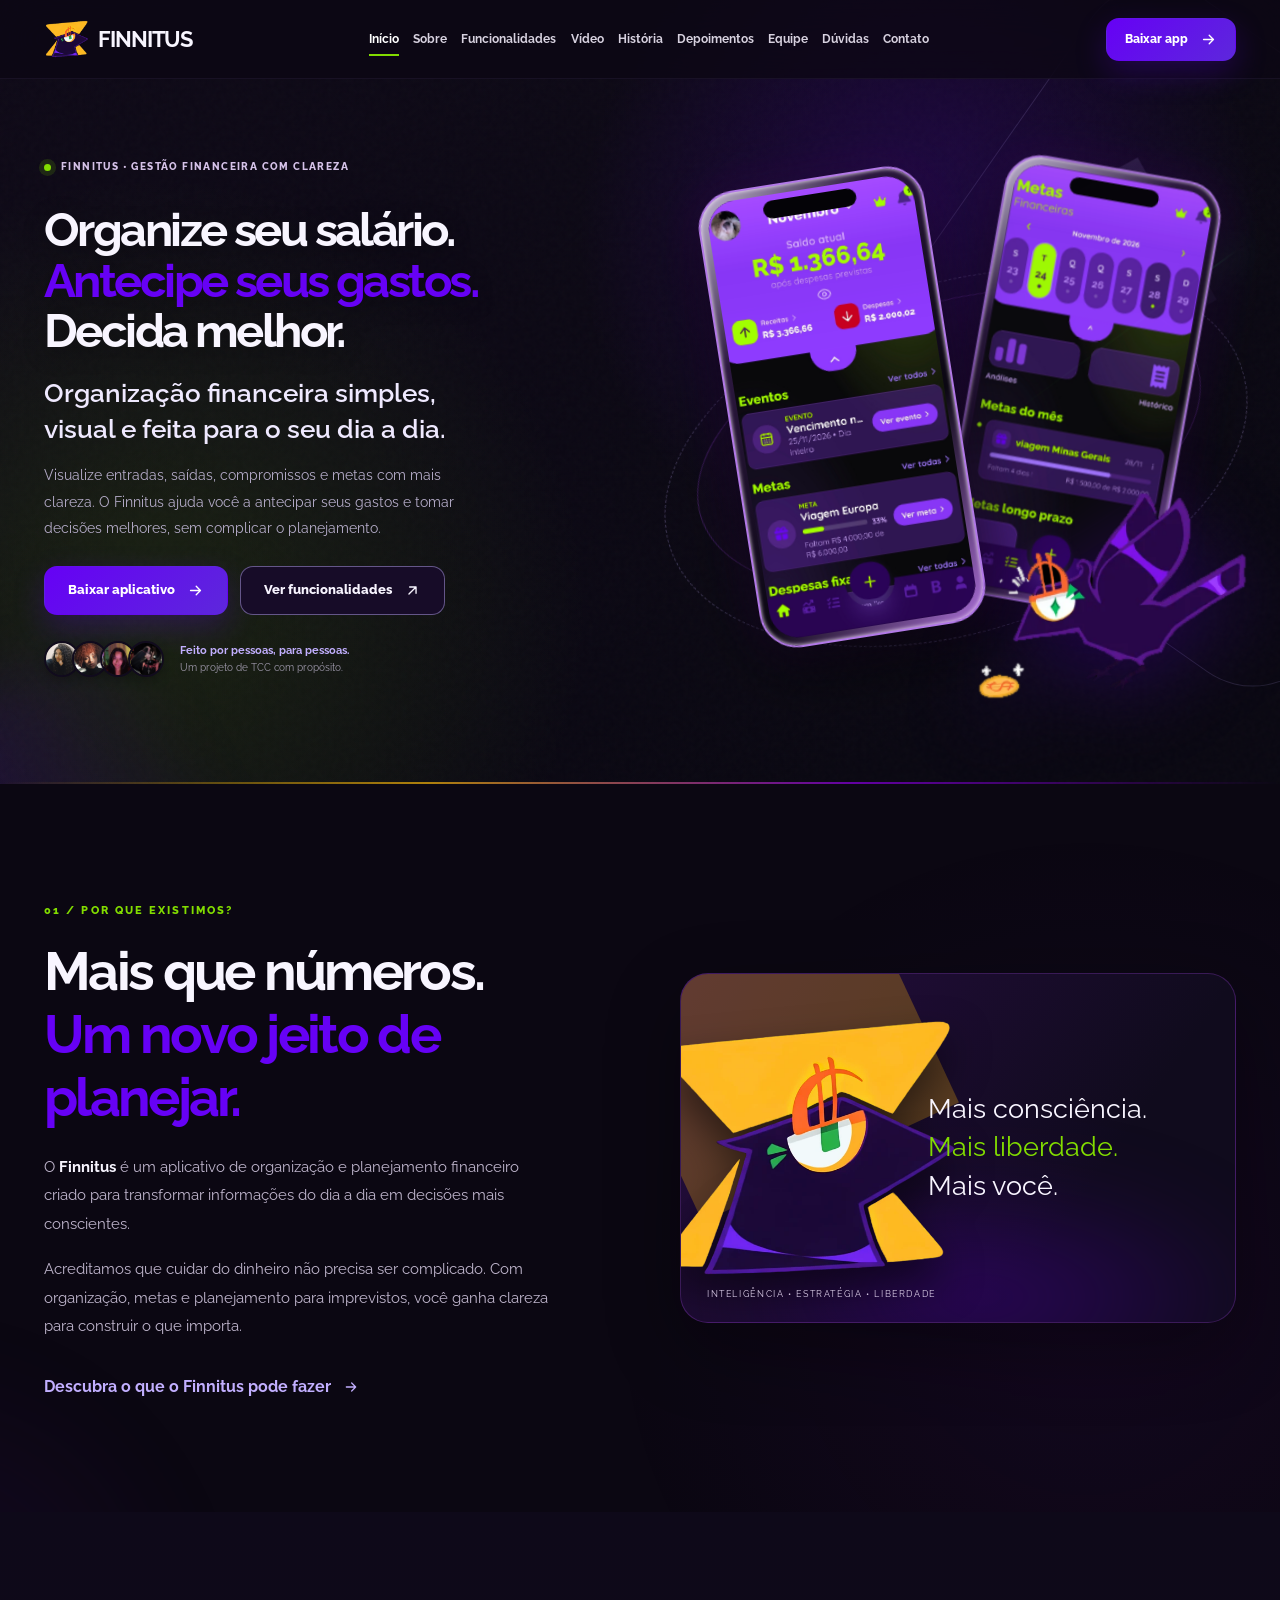
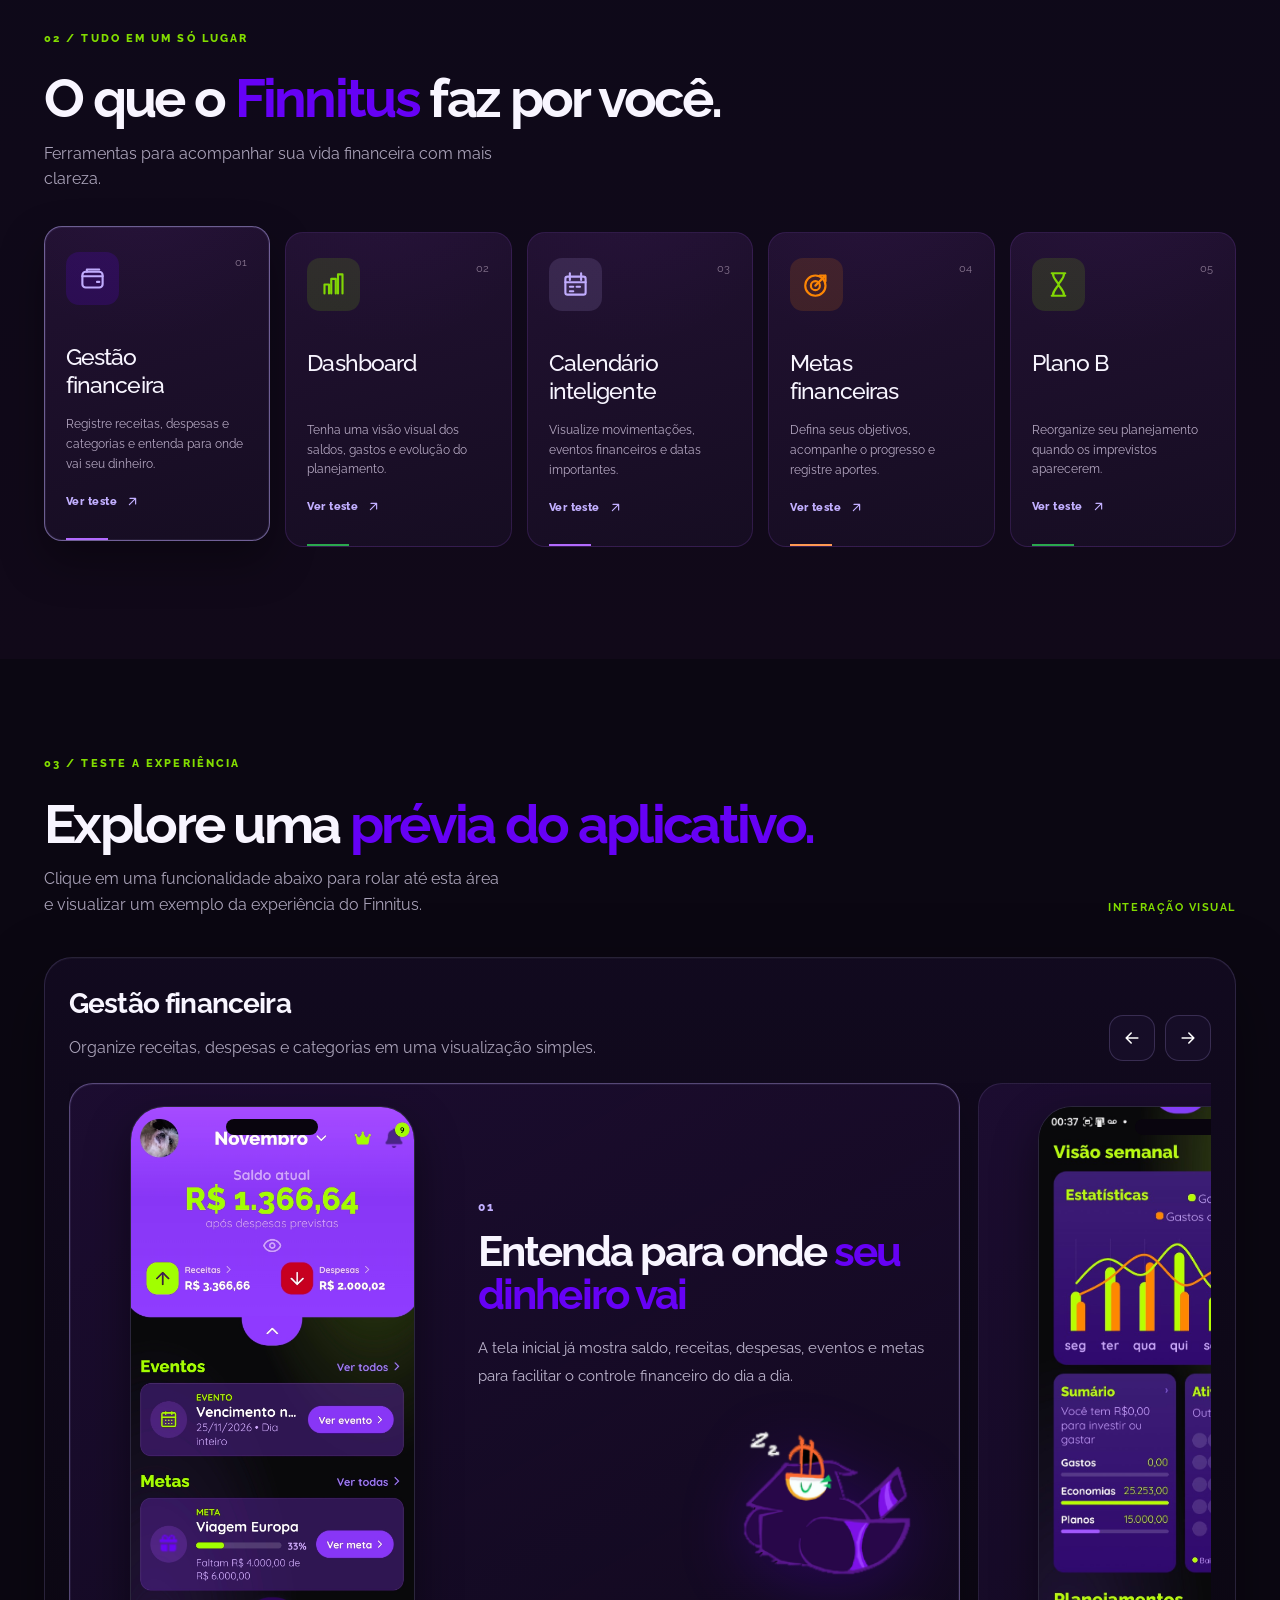
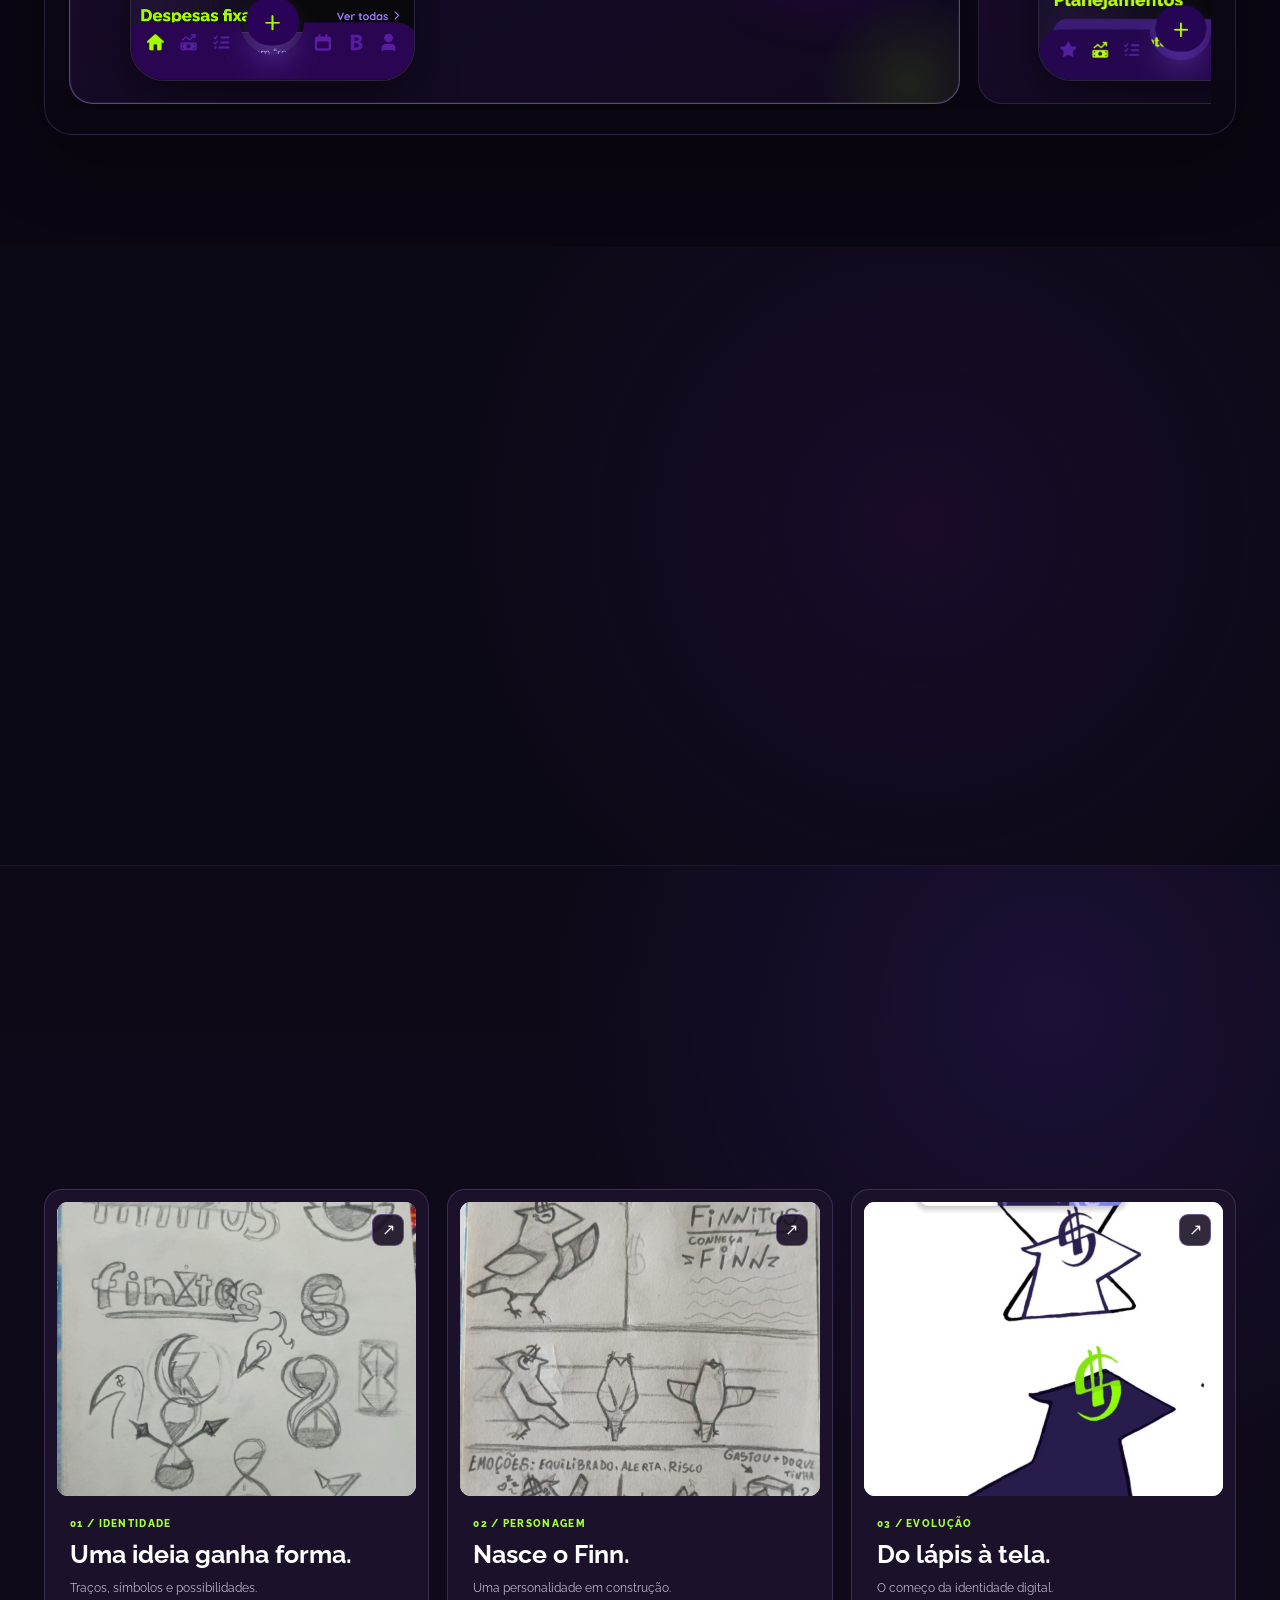
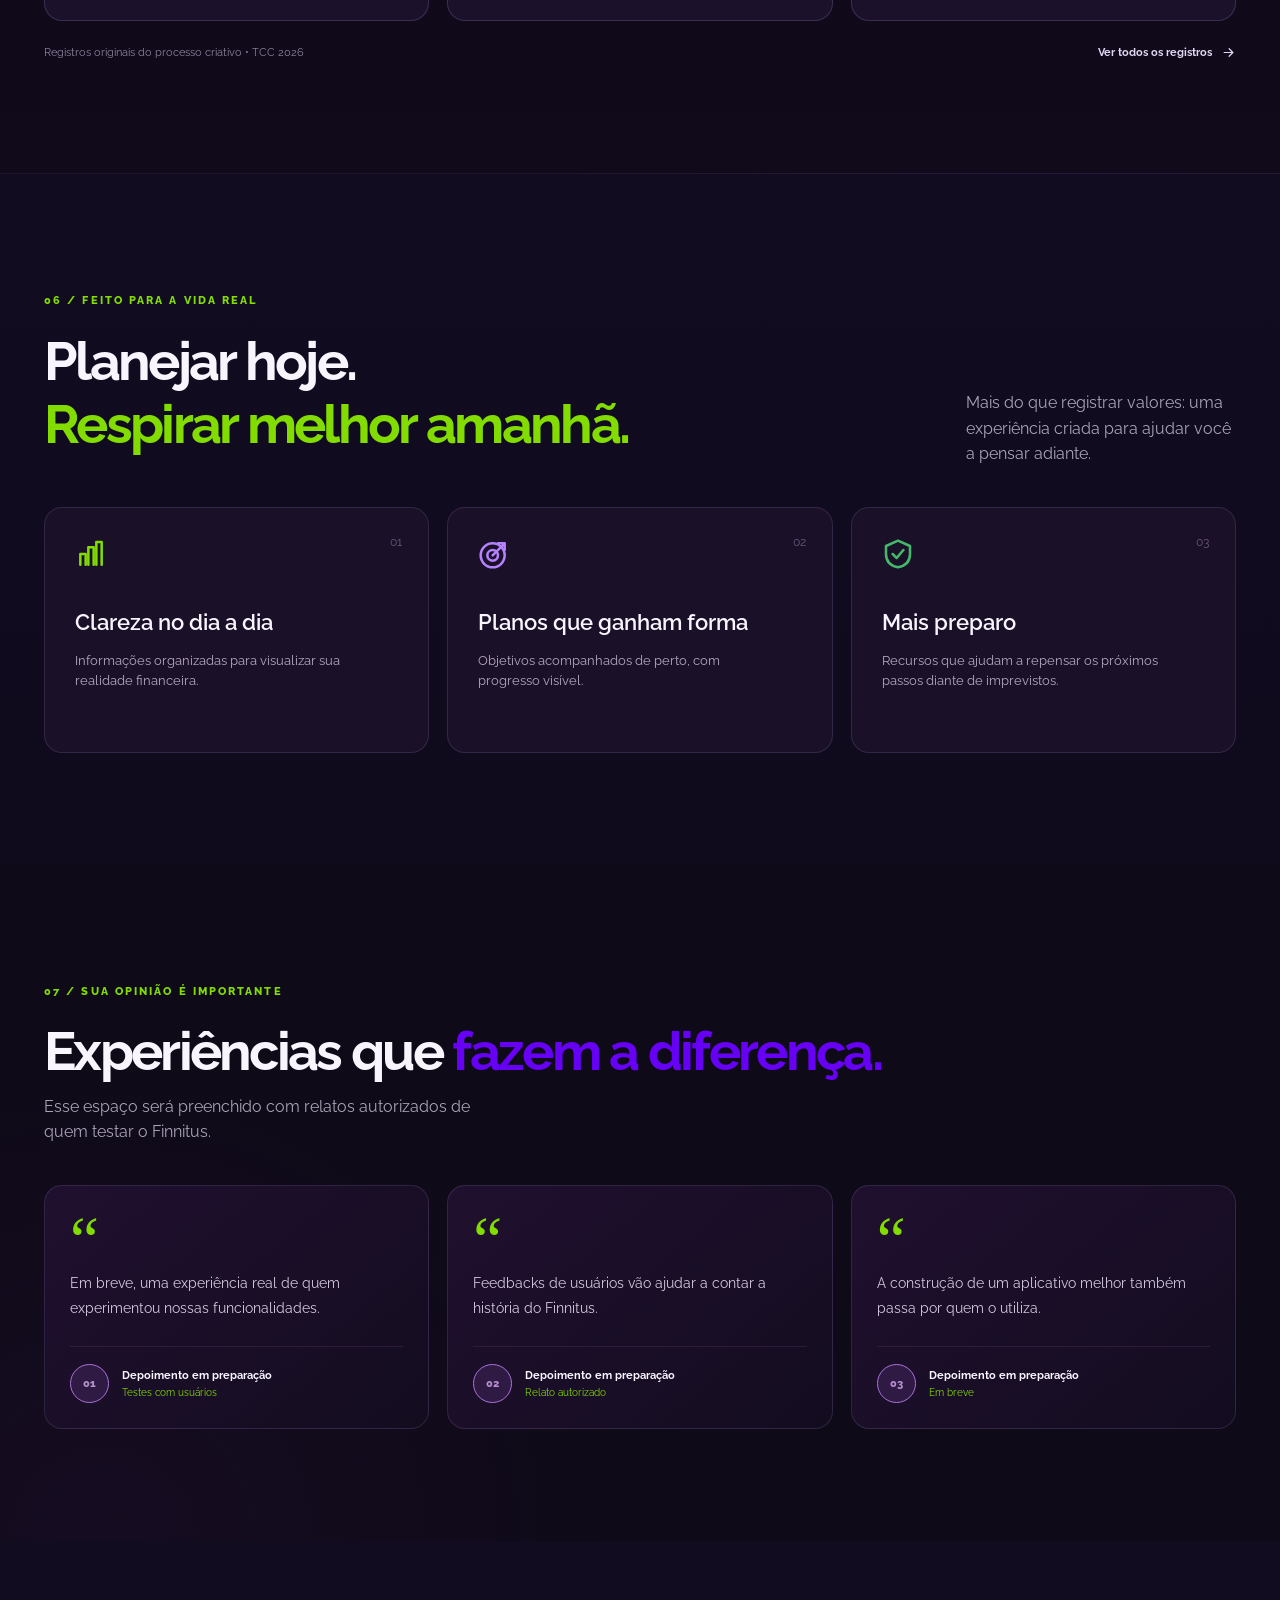
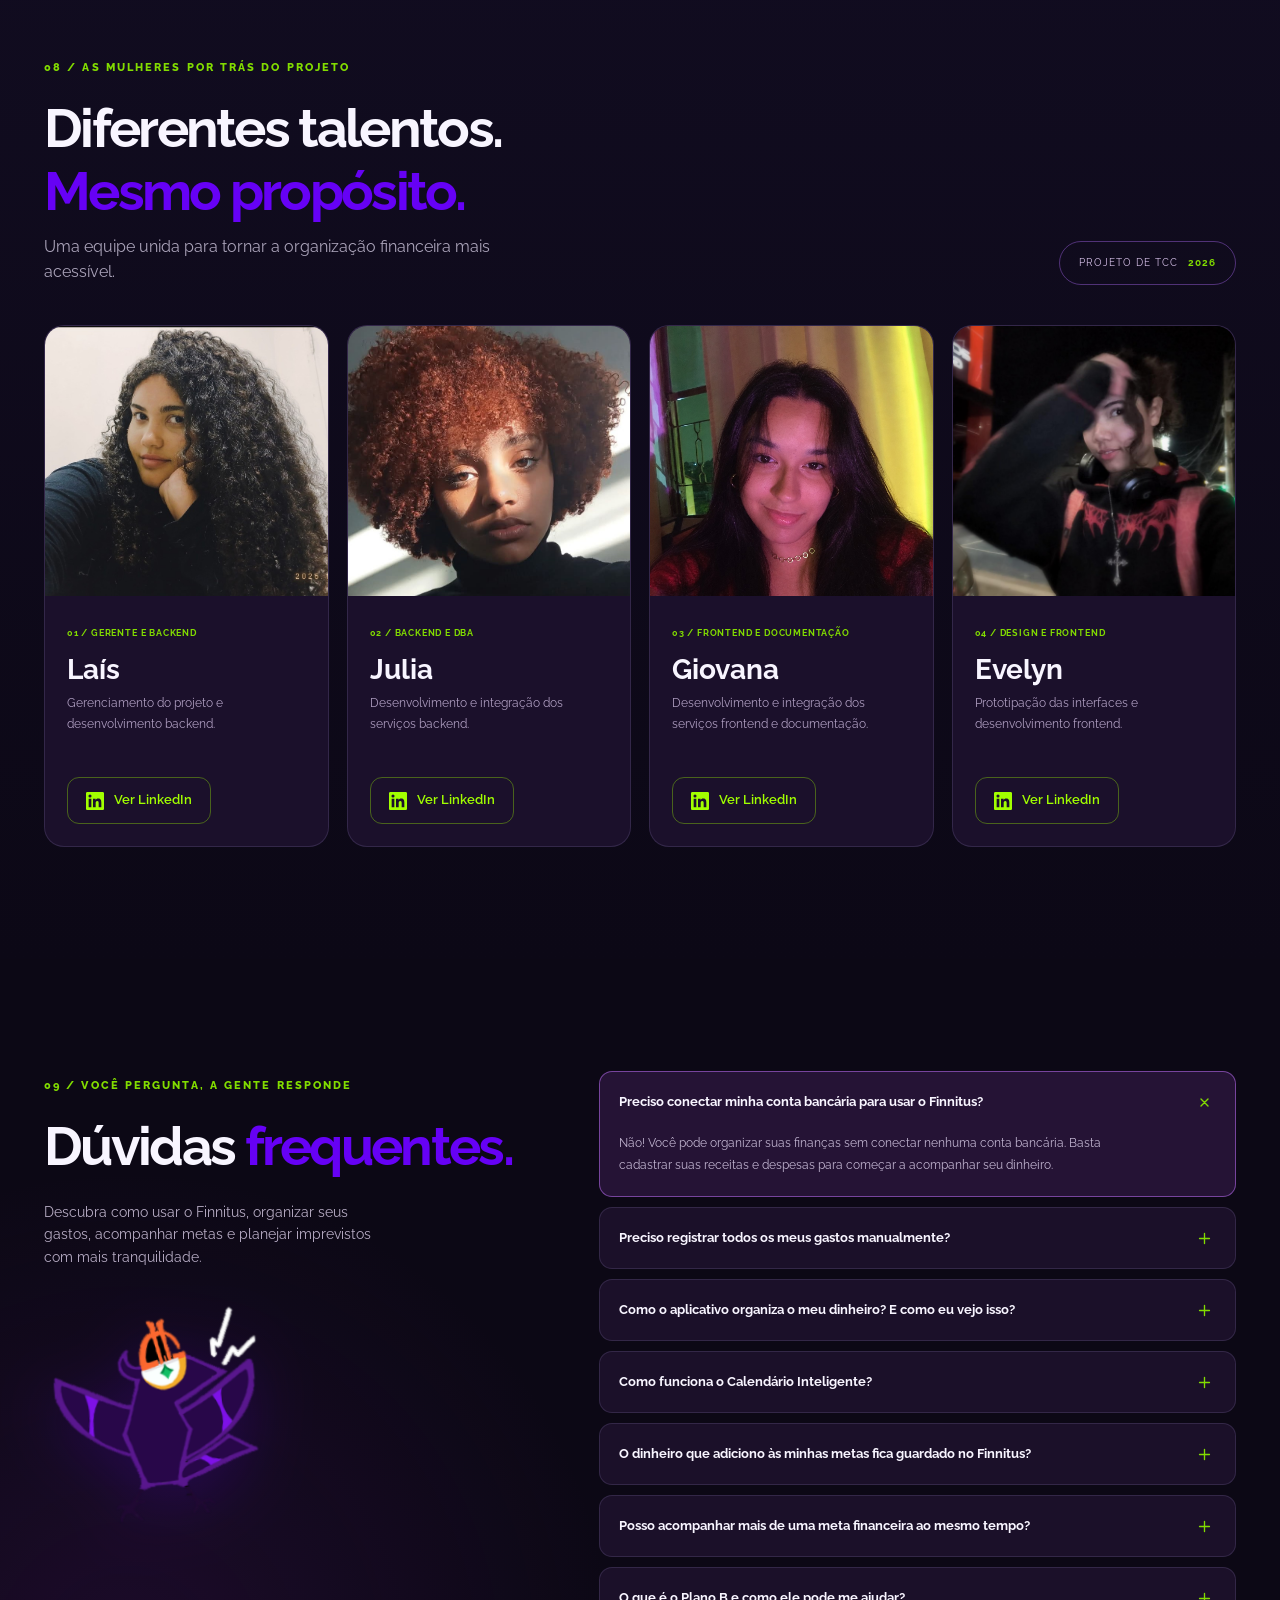
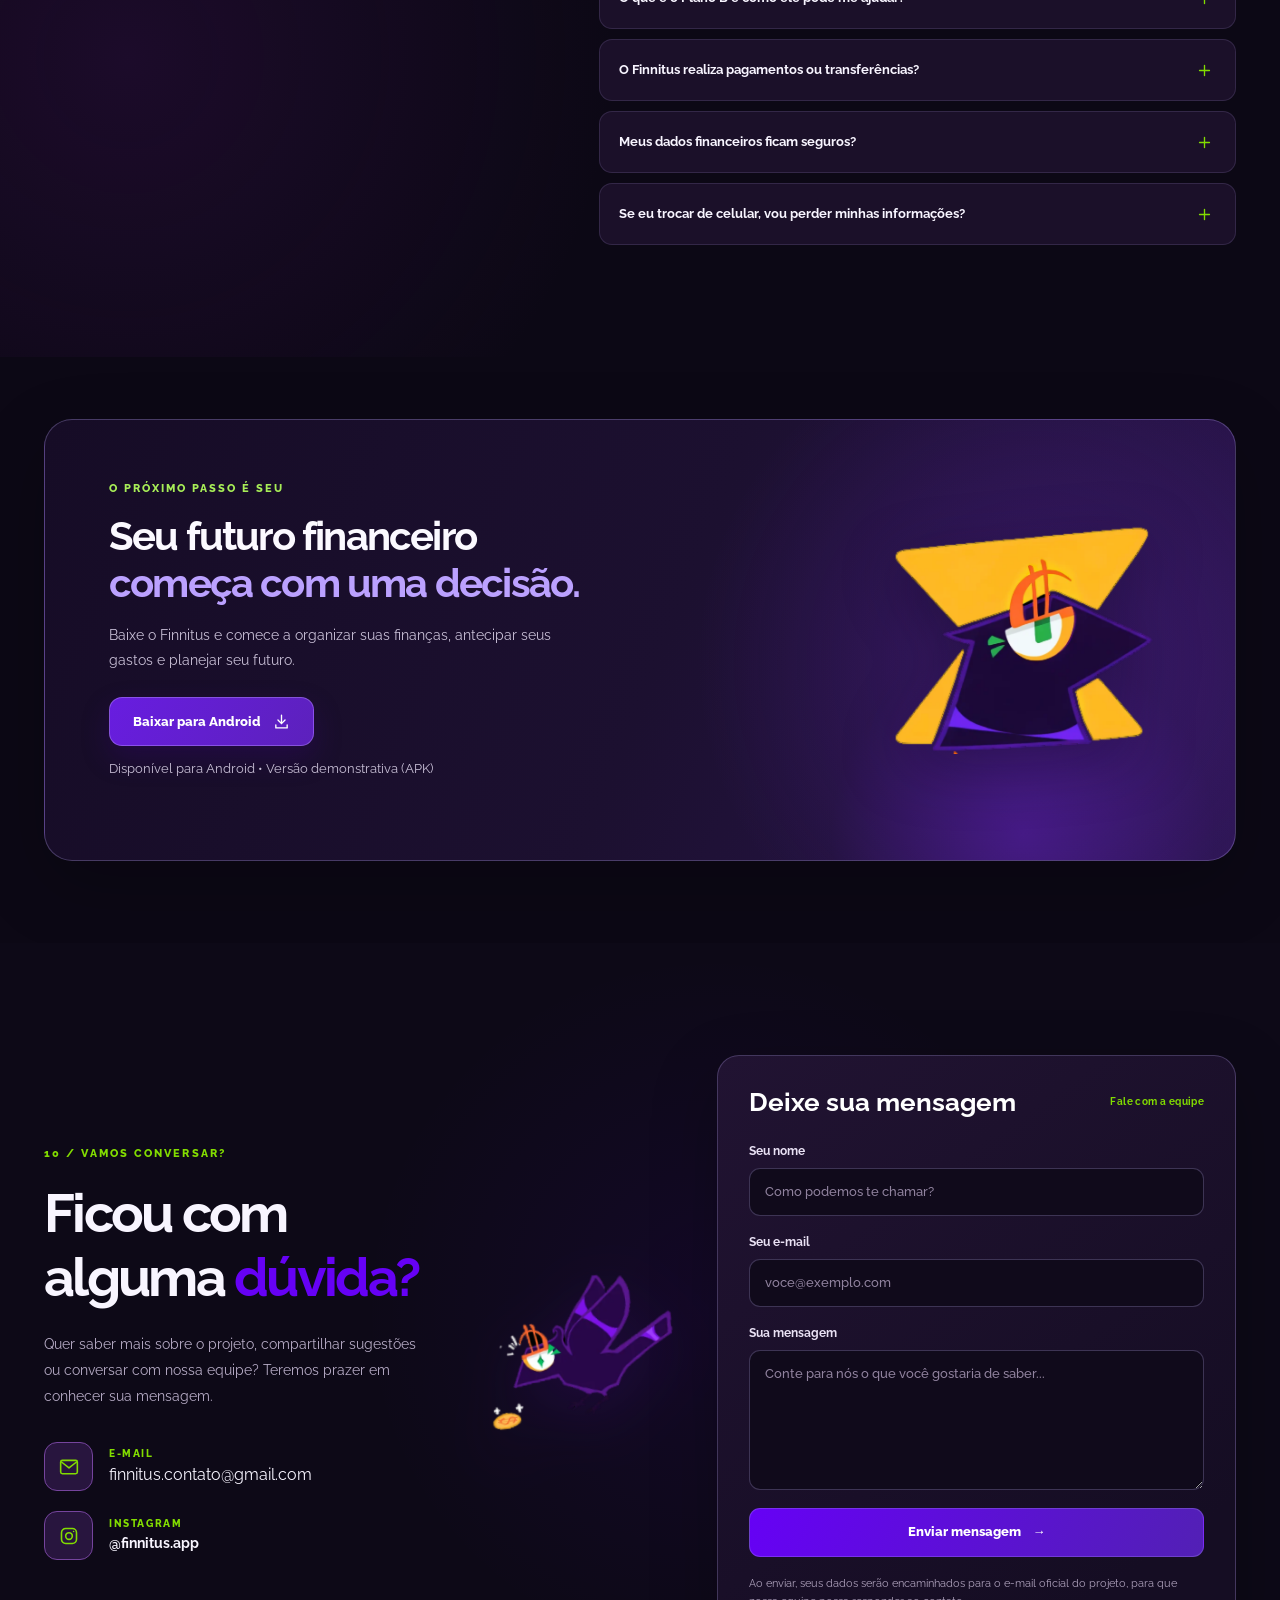
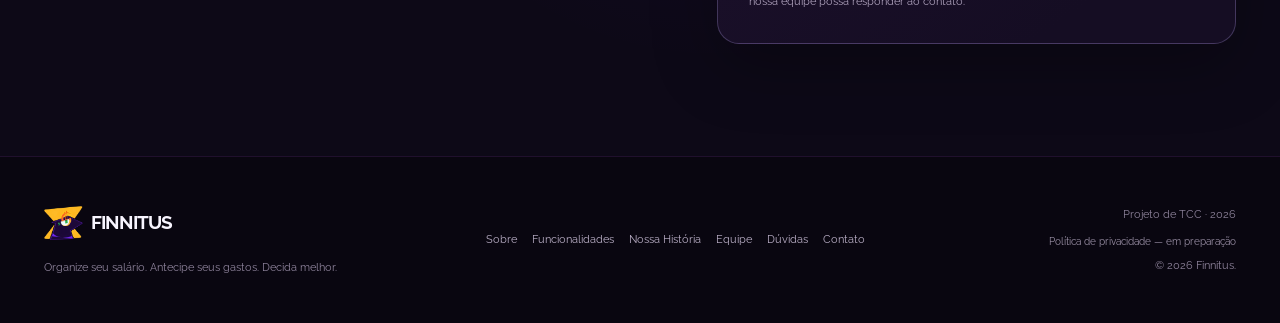
<file: index.html>
<!doctype html>
<html lang="pt-BR">
<head>
  <meta charset="UTF-8" />
  <meta name="viewport" content="width=device-width, initial-scale=1" />
  <meta name="theme-color" content="#0b0712" />
  <meta name="description" content="Conheça o Finnitus: organização financeira, calendário inteligente, metas e planejamento para o seu futuro." />
  <title>Finnitus — Organize seu salário. Antecipe seus gastos. Decida melhor.</title>
  <link rel="icon" type="image/webp" href="assets/finn-icone.png" />
  <link rel="preconnect" href="https://fonts.googleapis.com" />
  <link rel="preconnect" href="https://fonts.gstatic.com" crossorigin />
  <link href="https://fonts.cdnfonts.com/css/sansation" rel="stylesheet" />
  <link href="https://fonts.googleapis.com/css2?family=Raleway:wght@400;500;600;700;800&display=swap" rel="stylesheet" />
  <link rel="stylesheet" href="styles.css" />
  <script src="script.js" defer></script>
</head>
<body>
  <svg class="svg-sprite" xmlns="http://www.w3.org/2000/svg" aria-hidden="true">
    <symbol id="icon-arrow" viewBox="0 0 24 24"><path d="M5 12h14m-6-6 6 6-6 6"/></symbol>
    <symbol id="icon-arrow-up-right" viewBox="0 0 24 24"><path d="M7 17 17 7M8 7h9v9"/></symbol>
    <symbol id="icon-menu" viewBox="0 0 24 24"><path d="M4 7h16M4 12h16M4 17h16"/></symbol>
    <symbol id="icon-close" viewBox="0 0 24 24"><path d="M5 5l14 14M19 5 5 19"/></symbol>
    <symbol id="icon-wallet" viewBox="0 0 24 24"><rect x="3" y="6" width="18" height="14" rx="3"/><path d="M3 10h18M16 15h2M7 6V4h11"/></symbol>
    <symbol id="icon-chart" viewBox="0 0 24 24"><path d="M4 20V12h4v8M10 20V7h4v13M16 20V3h4v17"/></symbol>
    <symbol id="icon-calendar" viewBox="0 0 24 24"><rect x="3" y="5" width="18" height="16" rx="2"/><path d="M7 2v6M17 2v6M3 10h18M7 14h3m3 0h3m-9 4h3"/></symbol>
    <symbol id="icon-target" viewBox="0 0 24 24"><circle cx="11" cy="13" r="9"/><circle cx="11" cy="13" r="4"/><path d="m11 13 9-9M15 4h5v5"/></symbol>
    <symbol id="icon-hourglass" viewBox="0 0 24 24"><path d="M6 2h12M6 22h12M7 2c0 5 4 7 5 10-1 3-5 5-5 10m10-20c0 5-4 7-5 10 1 3 5 5 5 10"/></symbol>
    <symbol id="icon-shield" viewBox="0 0 24 24"><path d="m12 2 9 4v6c0 6-4 9-9 10-5-1-9-4-9-10V6z"/><path d="m8 12 3 3 5-6"/></symbol>
    <symbol id="icon-mail" viewBox="0 0 24 24"><rect x="2" y="4" width="20" height="16" rx="2"/><path d="m3 6 9 7 9-7"/></symbol>
    <symbol id="icon-instagram" viewBox="0 0 24 24"><rect x="3" y="3" width="18" height="18" rx="5"/><circle cx="12" cy="12" r="4"/><path d="M17.5 6.5h.01"/></symbol>
    <symbol id="icon-play" viewBox="0 0 24 24"><path d="m8 5 12 7-12 7z"/></symbol>
    <symbol id="icon-check" viewBox="0 0 24 24"><path d="m5 12 5 5L20 7"/></symbol>
    <symbol id="icon-plus" viewBox="0 0 24 24"><path d="M12 5v14M5 12h14"/></symbol>
    <symbol id="icon-download" viewBox="0 0 24 24"><path d="M12 3v12m-5-5 5 5 5-5M4 17v4h16v-4"/></symbol>
    <symbol id="icon-spark" viewBox="0 0 24 24"><path d="m12 2 2.6 7.4L22 12l-7.4 2.6L12 22l-2.6-7.4L2 12l7.4-2.6z"/></symbol>
  </svg>

  <div class="scroll-progress" aria-hidden="true"></div>
  <div class="page-glow glow-one" aria-hidden="true"></div>
  <div class="page-glow glow-two" aria-hidden="true"></div>

  <header class="site-header" id="topo">
    <div class="container nav-shell">
      <a class="brand" href="#inicio" aria-label="Finnitus, voltar ao início">
        <img src="assets/finn-logo-principal.png" alt="" width="41" height="36" />
        <span>FINNITUS<span></span></span>
      </a>
      <nav class="desktop-nav" aria-label="Menu principal">
        <a href="#inicio" class="is-current">Início</a>
        <a href="#sobre">Sobre</a>
        <a href="#funcionalidades">Funcionalidades</a>
        <a href="#video">Vídeo</a>
        <a href="#nossa-historia">História</a>
        <a href="#depoimentos">Depoimentos</a>
        <a href="#equipe">Equipe</a>
        <a href="#duvidas">Dúvidas</a>
        <a href="#contato">Contato</a>
      </nav>
      <a class="btn btn-small btn-gold desktop-download" href="#baixar">Baixar app <svg class="i"><use href="#icon-arrow"/></svg></a>
      <button class="menu-toggle" type="button" aria-label="Abrir menu" aria-controls="mobile-nav" aria-expanded="false"><svg class="i"><use href="#icon-menu"/></svg></button>
    </div>
    <nav class="mobile-nav" id="mobile-nav" aria-label="Menu para celular" hidden>
      <a href="#inicio">Início</a><a href="#sobre">Sobre</a><a href="#funcionalidades">Funcionalidades</a><a href="#video">Vídeo</a><a href="#nossa-historia">História</a><a href="#depoimentos">Depoimentos</a><a href="#equipe">Equipe</a><a href="#duvidas">Dúvidas</a><a href="#contato">Contato</a><a href="#baixar" class="mobile-download">Baixar app →</a>
    </nav>
  </header>

  <main>
        <!-- 01 HERO -->
    <section class="hero section" id="inicio" aria-labelledby="hero-heading">
      <div class="hero-noise" aria-hidden="true"></div>
      <div class="container hero-layout">
        <div class="hero-copy" data-reveal>
          <div class="eyebrow"><span class="pulse-dot"></span> FINNITUS • GESTÃO FINANCEIRA COM CLAREZA</div>
          <h1 id="hero-heading">Organize seu salário.<br><span>Antecipe seus gastos.</span><br>Decida melhor.</h1>
          <p class="hero-lead">Organização financeira simples, visual e feita para o seu dia a dia.</p>
          <p class="hero-description">Visualize entradas, saídas, compromissos e metas com mais clareza. O Finnitus ajuda você a antecipar seus gastos e tomar decisões melhores, sem complicar o planejamento.</p>
          <div class="hero-actions">
            <a class="btn btn-gold" href="#baixar">Baixar aplicativo <svg class="i"><use href="#icon-arrow"/></svg></a>
            <a class="btn btn-outline" href="#funcionalidades">Ver funcionalidades <svg class="i"><use href="#icon-arrow-up-right"/></svg></a>
          </div>
          <div class="hero-meta">
            <div class="mini-avatars" aria-hidden="true">
              <img src="assets/equipe/lais.jpg" alt="" loading="eager" width="36" height="36" />
              <img src="assets/equipe/julia.jpeg" alt="" loading="eager" width="36" height="36" />
              <img src="assets/equipe/giovana.jpeg" alt="" loading="eager" width="36" height="36" />
              <img src="assets/equipe/evelyn.png" alt="" loading="eager" width="36" height="36" />
            </div>
            <span class="hero-meta-text">
              <strong>Feito por pessoas, para pessoas.</strong>
              <small>Um projeto de TCC com propósito.</small>
            </span>
          </div>
        </div>
        <div class="hero-art" data-reveal>
          <div class="hero-orbit orbit-one" aria-hidden="true"></div><div class="hero-orbit orbit-two" aria-hidden="true"></div>
          <div class="hero-geo geo-diamond" aria-hidden="true"></div><div class="hero-geo geo-line" aria-hidden="true"></div>
          <div class="mockphone phone-back" aria-label="Tela real de Metas do Finnitus">
            <div class="phone-notch"></div>
            <div class="phone-screen-image">
              <img src="assets/screens/hero-metas.jpg" alt="Tela real de metas do Finnitus" loading="eager" />
            </div>
          </div>
          <div class="mockphone phone-front" aria-label="Tela real da Home do Finnitus">
            <div class="phone-notch"></div>
            <div class="phone-screen-image">
              <img src="assets/screens/hero-home.jpg" alt="Tela real da página inicial do Finnitus" loading="eager" />
            </div>
          </div>
          <img class="hero-finn" src="assets/finn-voando.png" alt="Finn, mascote oficial do Finnitus, em uma pose de voo" />
        </div>
      </div>
      <div class="hero-edge" aria-hidden="true"></div>
    </section>

    <!-- 02 ABOUT -->
    <section class="section about" id="sobre" aria-labelledby="about-heading">
      <div class="container two-cols about-grid">
        <div class="about-copy" data-reveal>
          <span class="section-label">01 / POR QUE EXISTIMOS?</span>
          <h2 class="section-title" id="about-heading">Mais que números.<br><span>Um novo jeito de planejar.</span></h2>
          <p>O <strong>Finnitus</strong> é um aplicativo de organização e planejamento financeiro criado para transformar informações do dia a dia em decisões mais conscientes.</p>
          <p>Acreditamos que cuidar do dinheiro não precisa ser complicado. Com organização, metas e planejamento para imprevistos, você ganha clareza para construir o que importa.</p>
          <a class="text-link" href="#funcionalidades">Descubra o que o Finnitus pode fazer <svg class="i"><use href="#icon-arrow"/></svg></a>
        </div>
        <div class="about-art" data-reveal>
        
          <img src="assets/finn-logo.webp" alt="Finn com o símbolo da ampulheta" loading="lazy" />
          <div class="about-quote">Mais consciência.<br><span>Mais liberdade.</span><br>Mais você.</div>
          <span class="about-art-caption">INTELIGÊNCIA • ESTRATÉGIA • LIBERDADE</span>
        </div>
      </div>
    </section>

    <!-- 03 FEATURES -->
    <section class="section features" id="funcionalidades" aria-labelledby="features-heading">
      <div class="container">
        <div class="section-heading" data-reveal><div><span class="section-label">02 / TUDO EM UM SÓ LUGAR</span><h2 class="section-title" id="features-heading">O que o <span>Finnitus</span> faz por você.</h2><p>Ferramentas para acompanhar sua vida financeira com mais clareza.</p></div></div>
        <div class="features-grid">
          <article class="feature-card feature-purple" data-reveal data-demo-open="0" tabindex="0" role="button" aria-label="Abrir demonstração de Gestão financeira"><div class="feature-icon"><svg class="i"><use href="#icon-wallet"/></svg></div><span class="feature-index">01</span><h3>Gestão<br>financeira</h3><p>Registre receitas, despesas e categorias e entenda para onde vai seu dinheiro.</p><span class="feature-cta">Ver teste <svg class="i"><use href="#icon-arrow-up-right"/></svg></span><div class="card-stroke"></div></article>
          <article class="feature-card feature-green" data-reveal data-demo-open="1" tabindex="0" role="button" aria-label="Abrir demonstração de Dashboard"><div class="feature-icon"><svg class="i"><use href="#icon-chart"/></svg></div><span class="feature-index">02</span><h3>Dashboard</h3><p>Tenha uma visão visual dos saldos, gastos e evolução do planejamento.</p><span class="feature-cta">Ver teste <svg class="i"><use href="#icon-arrow-up-right"/></svg></span><div class="card-stroke"></div></article>
          <article class="feature-card feature-lilac" data-reveal data-demo-open="2" tabindex="0" role="button" aria-label="Abrir demonstração de Calendário inteligente"><div class="feature-icon"><svg class="i"><use href="#icon-calendar"/></svg></div><span class="feature-index">03</span><h3>Calendário<br>inteligente</h3><p>Visualize movimentações, eventos financeiros e datas importantes.</p><span class="feature-cta">Ver teste <svg class="i"><use href="#icon-arrow-up-right"/></svg></span><div class="card-stroke"></div></article>
          <article class="feature-card feature-orange" data-reveal data-demo-open="3" tabindex="0" role="button" aria-label="Abrir demonstração de Metas financeiras"><div class="feature-icon"><svg class="i"><use href="#icon-target"/></svg></div><span class="feature-index">04</span><h3>Metas<br>financeiras</h3><p>Defina seus objetivos, acompanhe o progresso e registre aportes.</p><span class="feature-cta">Ver teste <svg class="i"><use href="#icon-arrow-up-right"/></svg></span><div class="card-stroke"></div></article>
          <article class="feature-card feature-green" data-reveal data-demo-open="4" tabindex="0" role="button" aria-label="Abrir demonstração de Plano B"><div class="feature-icon"><svg class="i"><use href="#icon-hourglass"/></svg></div><span class="feature-index">05</span><h3>Plano B</h3><p>Reorganize seu planejamento quando os imprevistos aparecerem.</p><span class="feature-cta">Ver teste <svg class="i"><use href="#icon-arrow-up-right"/></svg></span><div class="card-stroke"></div></article>
        </div>
      </div>
    </section>

    <!-- 04 APP TEST -->
    <section class="section app-lab" id="teste-app" aria-labelledby="app-lab-heading">
      <div class="container">
        <div class="section-heading" data-reveal>
          <div>
            <span class="section-label">03 / TESTE A EXPERIÊNCIA</span>
            <h2 class="section-title" id="app-lab-heading">Explore uma <span>prévia do aplicativo.</span></h2>
            <p>Clique em uma funcionalidade abaixo para rolar até esta área e visualizar um exemplo da experiência do Finnitus.</p>
          </div>
          <div class="section-aside">INTERAÇÃO VISUAL</div>
        </div>
        <div class="app-lab-shell" data-reveal>
          <div class="app-lab-head">
            <div>
              <strong id="demo-title">Gestão financeira</strong>
              <p id="demo-description">Organize receitas, despesas e categorias em uma visualização simples.</p>
            </div>
            <div class="app-lab-controls">
              <button class="demo-nav" type="button" data-demo-nav="prev" aria-label="Ver demonstração anterior"><svg class="i"><use href="#icon-arrow"/></svg></button>
              <button class="demo-nav" type="button" data-demo-nav="next" aria-label="Ver próxima demonstração"><svg class="i"><use href="#icon-arrow"/></svg></button>
            </div>
          </div>
          <div class="app-demo-scroller" id="app-demo-scroller" aria-label="Demonstrações das funcionalidades do aplicativo">
            <article class="app-demo-slide is-active" data-demo-slide="0">
              <div class="demo-phone">
                <div class="demo-real-frame">
                  <img src="assets/screens/gestao-financeira.jpg" alt="Tela real da funcionalidade de gestão financeira do Finnitus" loading="lazy">
                </div>
              </div>
              <div class="demo-copy"><span class="demo-kicker">01</span><h3>Entenda para onde <span class="demo-purple">seu dinheiro vai</span></h3><p>A tela inicial já mostra saldo, receitas, despesas, eventos e metas para facilitar o controle financeiro do dia a dia.</p><img src="assets/finn-dormindo.png" class="demo-finn" alt="Finn descansando" loading="lazy"></div>
            </article>
            <article class="app-demo-slide" data-demo-slide="1">
              <div class="demo-phone">
                <div class="demo-real-frame">
                  <img src="assets/screens/dashboard.jpg" alt="Tela real do dashboard do Finnitus" loading="lazy">
                </div>
              </div>
              <div class="demo-copy"><span class="demo-kicker">02</span><h3>Veja padrões e acompanhe <span class="demo-green">sua evolução</span></h3><p>Com gráficos, atividade e visão semanal, o dashboard ajuda a interpretar padrões e acompanhar sua evolução financeira.</p><img src="assets/finn-voando.png" class="demo-finn" alt="Finn voando" loading="lazy"></div>
            </article>
            <article class="app-demo-slide" data-demo-slide="2">
              <div class="demo-phone">
                <div class="demo-real-frame">
                  <img src="assets/screens/calendario.jpeg" alt="Tela real do calendário do Finnitus" loading="lazy">
                </div>
              </div>
              <div class="demo-copy"><span class="demo-kicker">03</span><h3>Antecipe compromissos e <span class="demo-lilac">datas importantes</span></h3><p>O calendário inteligente permite antecipar compromissos, vencimentos e movimentações ao longo do mês.</p><img src="assets/finn-preocupado.png" class="demo-finn" alt="Finn em pose expressiva" loading="lazy"></div>
            </article>
            <article class="app-demo-slide" data-demo-slide="3">
              <div class="demo-phone">
                <div class="demo-real-frame">
                  <img src="assets/screens/metas.jpg" alt="Tela real de metas do Finnitus" loading="lazy">
                </div>
              </div>
              <div class="demo-copy"><span class="demo-kicker">04</span><h3>Transforme metas em <span class="demo-green">passos concretos</span></h3><p>Na área de metas, você acompanha objetivos de curto e longo prazo com progresso visual e organização por período.</p><img src="assets/finn-comemorando.png" class="demo-finn" alt="Finn comemorando" loading="lazy"></div>
            </article>
            <article class="app-demo-slide" data-demo-slide="4">
              <div class="demo-phone">
                <div class="demo-real-frame">
                  <img src="assets/screens/plano-b.jpg" alt="Tela real do Plano B do Finnitus" loading="lazy">
                </div>
              </div>
              <div class="demo-copy"><span class="demo-kicker">05</span><h3>Tenha apoio quando o mês <span class="demo-orange">sair do planejado</span></h3><p>O Plano B oferece análises, rotas e recomendações para reorganizar o planejamento quando surgirem imprevistos.</p><img src="assets/finn-sacola-vergonha.png" class="demo-finn" alt="Finn com a ampulheta" loading="lazy"></div>
            </article>
          </div>
        </div>
      </div>
    </section>

  <!-- 05 VIDEO -->
<section
  class="section video-section"
  id="video"
  aria-labelledby="video-heading"
>
  <div class="container video-grid">

    <div data-reveal>
      <span class="section-label">
        04 / CONHEÇA O PROJETO
      </span>

      <h2 class="section-title" id="video-heading">
        Dê o play.<br>
        <span>Conheça o Finnitus.</span>
      </h2>

      <p>
        Em nosso vídeo de apresentação, você vai
        entender o propósito do projeto, conhecer
        a experiência do aplicativo e descobrir
        como tudo começou.
      </p>

    </div>

    

<!-- Capa personalizada do vídeo (16:9). O YouTube só carrega ao clicar. -->
<div class="video-stage" data-reveal>
  <button
    class="finnitus-video-cover"
    type="button"
    data-video-play
    aria-label="Reproduzir vídeo de apresentação do Finnitus"
  >
    <img
      src="assets/capa-video-finnitus.webp"
      alt="Capa do vídeo do TCC Finnitus 2026, com o mascote Finn"
      width="1920"
      height="1080"
      loading="lazy"
      decoding="async"
    />
    <span class="finnitus-video-play" aria-hidden="true">
      <svg class="i"><use href="#icon-play"/></svg>
    </span>
  </button>
</div>



  </div>
</section>

    <!-- 06 ORIGEM / PRÉVIA DA NOSSA HISTÓRIA -->
    <section class="section history-preview" id="nossa-historia" aria-labelledby="history-preview-heading">
      <div class="container">
        <div class="history-preview-top" data-reveal>
          <div>
            <span class="section-label">05 / BASTIDORES DO FINNITUS</span>
            <h2 class="section-title" id="history-preview-heading">De uma ideia no papel<br><span>a um projeto real.</span></h2>
          </div>
          <div class="history-preview-intro">
            <p>O Finnitus começou no papel. Descubra os primeiros desenhos da identidade visual, o nascimento do Finn e os experimentos que deram forma ao nosso projeto.</p>
            <a class="history-preview-link" href="historia.html">Conheça nossa história <svg class="i" aria-hidden="true"><use href="#icon-arrow-up-right"/></svg></a>
          </div>
        </div>
        <div class="history-preview-gallery">
          <a class="history-preview-card" href="historia.html#identidade" data-reveal>
            <span class="history-preview-photo"><img src="assets/historia/estudos-logo.jpg" alt="Página do caderno com os primeiros estudos da tipografia Finnitus, ampulhetas e símbolos para a marca" loading="lazy"><span class="history-preview-open" aria-hidden="true">↗</span></span>
            <span class="history-preview-number">01 / IDENTIDADE</span>
            <strong>Uma ideia ganha forma.</strong>
            <span>Traços, símbolos e possibilidades.</span>
          </a>
          <a class="history-preview-card" href="historia.html#finn" data-reveal>
            <span class="history-preview-photo"><img src="assets/historia/esbocos-finn.jpg" alt="Estudos feitos à mão mostrando o mascote corvo Finn de diferentes ângulos e com várias expressões" loading="lazy"><span class="history-preview-open" aria-hidden="true">↗</span></span>
            <span class="history-preview-number">02 / PERSONAGEM</span>
            <strong>Nasce o Finn.</strong>
            <span>Uma personalidade em construção.</span>
          </a>
          <a class="history-preview-card" href="historia.html#digital" data-reveal>
            <span class="history-preview-photo"><img src="assets/historia/finn-digital.jpg" alt="Registro do desenho digital de uma versão roxa do mascote Finn no aplicativo Ibis Paint" loading="lazy"><span class="history-preview-open" aria-hidden="true">↗</span></span>
            <span class="history-preview-number">03 / EVOLUÇÃO</span>
            <strong>Do lápis à tela.</strong>
            <span>O começo da identidade digital.</span>
          </a>
        </div>
        <div class="history-preview-foot" data-reveal><span>Registros originais do processo criativo • TCC 2026</span><a href="historia.html">Ver todos os registros <svg class="i" aria-hidden="true"><use href="#icon-arrow"/></svg></a></div>
      </div>
    </section>

    <!-- 07 DIFFERENTIALS -->
    <section class="section why" id="diferenciais" aria-labelledby="why-heading">
      <div class="container"><div class="section-heading" data-reveal><div><span class="section-label">06 / FEITO PARA A VIDA REAL</span><h2 class="section-title" id="why-heading">Planejar hoje.<br><span>Respirar melhor amanhã.</span></h2></div><p>Mais do que registrar valores: uma experiência criada para ajudar você a pensar adiante.</p></div>
        <div class="benefits-grid">
          <div class="benefit" data-reveal><span class="benefit-n">01</span><svg class="i"><use href="#icon-chart"/></svg><h3>Clareza no dia a dia</h3><p>Informações organizadas para visualizar sua realidade financeira.</p></div>
          <div class="benefit" data-reveal><span class="benefit-n">02</span><svg class="i"><use href="#icon-target"/></svg><h3>Planos que ganham forma</h3><p>Objetivos acompanhados de perto, com progresso visível.</p></div>
          <div class="benefit" data-reveal><span class="benefit-n">03</span><svg class="i"><use href="#icon-shield"/></svg><h3>Mais preparo</h3><p>Recursos que ajudam a repensar os próximos passos diante de imprevistos.</p></div>
        </div></div>
    </section>

    <!-- 08 TESTIMONIALS -->
    <section class="section testimonials" id="depoimentos" aria-labelledby="testimonials-heading">
      <div class="container"><div class="section-heading" data-reveal><div><span class="section-label">07 / SUA OPINIÃO É IMPORTANTE</span><h2 class="section-title" id="testimonials-heading">Experiências que <span>fazem a diferença.</span></h2><p>Esse espaço será preenchido com relatos autorizados de quem testar o Finnitus.</p></div></div>
        <div class="testimonials-grid">
          <article class="testimonial-placeholder" data-reveal><div class="quote-symbol">“</div><p>Em breve, uma experiência real de quem experimentou nossas funcionalidades.</p><div class="placeholder-person"><span>01</span><div><strong>Depoimento em preparação</strong><small>Testes com usuários</small></div></div></article>
          <article class="testimonial-placeholder" data-reveal><div class="quote-symbol">“</div><p>Feedbacks de usuários vão ajudar a contar a história do Finnitus.</p><div class="placeholder-person"><span>02</span><div><strong>Depoimento em preparação</strong><small>Relato autorizado</small></div></div></article>
          <article class="testimonial-placeholder" data-reveal><div class="quote-symbol">“</div><p>A construção de um aplicativo melhor também passa por quem o utiliza.</p><div class="placeholder-person"><span>03</span><div><strong>Depoimento em preparação</strong><small>Em breve</small></div></div></article>
        </div>
      </div>
    </section>

    <!-- 09 TEAM -->
    <section class="section team" id="equipe" aria-labelledby="team-heading">
      <div class="container"><div class="section-heading" data-reveal><div><span class="section-label">08 / AS MULHERES POR TRÁS DO PROJETO</span><h2 class="section-title" id="team-heading">Diferentes talentos.<br><span>Mesmo propósito.</span></h2><p>Uma equipe unida para tornar a organização financeira mais acessível.</p></div><div class="tcc-tag">PROJETO DE TCC <b>2026</b></div></div>
        <div class="team-grid">
          <article class="team-card">

  <div class="team-photo">
    <img
      src="assets/equipe/lais.jpg"
      alt="Foto de Laís"
      loading="lazy"
    />
  </div>

  <div class="team-info">
    <span class="team-role">
      01 / GERENTE E BACKEND
    </span>

    <h3>Laís</h3>

    <p>
      Gerenciamento do projeto e
      desenvolvimento backend.
    </p>

    <a
      class="team-linkedin"
      href="https://www.linkedin.com/in/la%C3%ADs-calafange-barbosa-60883a3b9/"
      target="_blank"
      rel="noopener noreferrer"
      aria-label="Acessar LinkedIn de Laís"
    >
      <svg
        width="18"
        height="18"
        viewBox="0 0 24 24"
        fill="currentColor"
        aria-hidden="true"
      >
        <path d="M20.447 20.452h-3.554v-5.569c0-1.328-.027-3.037-1.852-3.037-1.853 0-2.136 1.445-2.136 2.939v5.667H9.35V9h3.414v1.561h.049c.476-.9 1.637-1.85 3.37-1.85 3.601 0 4.267 2.37 4.267 5.455v6.286zM5.337 7.433a2.062 2.062 0 1 1 0-4.124 2.062 2.062 0 0 1 0 4.124zM7.119 20.452H3.555V9h3.564v11.452zM22.225 0H1.771C.792 0 0 .774 0 1.729v20.542C0 23.227.792 24 1.771 24h20.451C23.2 24 24 23.227 24 22.271V1.729C24 .774 23.2 0 22.222 0z"/>
      </svg>

      Ver LinkedIn
    </a>
  </div>

</article>
<article class="team-card">

  <div class="team-photo">
    <img
      src="assets/equipe/julia.jpeg"
      alt="Foto de Julia"
      loading="lazy"
    />
  </div>

  <div class="team-info">
    <span class="team-role">
      02 / BACKEND E DBA
    </span>

    <h3>Julia</h3>

    <p>
      Desenvolvimento e integração dos serviços backend.
    </p>

    <a
      class="team-linkedin"
      href="https://www.linkedin.com/in/julia-santos-chaves-a8a969340?utm_source=share_via&utm_content=profile&utm_medium=member_android"
      target="_blank"
      rel="noopener noreferrer"
      aria-label="Acessar LinkedIn de Julia"
    >
      <svg
        width="18"
        height="18"
        viewBox="0 0 24 24"
        fill="currentColor"
        aria-hidden="true"
      >
        <path d="M20.447 20.452h-3.554v-5.569c0-1.328-.027-3.037-1.852-3.037-1.853 0-2.136 1.445-2.136 2.939v5.667H9.35V9h3.414v1.561h.049c.476-.9 1.637-1.85 3.37-1.85 3.601 0 4.267 2.37 4.267 5.455v6.286zM5.337 7.433a2.062 2.062 0 1 1 0-4.124 2.062 2.062 0 0 1 0 4.124zM7.119 20.452H3.555V9h3.564v11.452zM22.225 0H1.771C.792 0 0 .774 0 1.729v20.542C0 23.227.792 24 1.771 24h20.451C23.2 24 24 23.227 24 22.271V1.729C24 .774 23.2 0 22.222 0z"/>
      </svg>

      Ver LinkedIn
    </a>
  </div>

</article>

<article class="team-card">

  <div class="team-photo">
    <img
      src="assets/equipe/giovana.jpeg"
      alt="Foto de Giovana"
      loading="lazy"
    />
  </div>

  <div class="team-info">
    <span class="team-role">
      03 / FRONTEND E DOCUMENTAÇÃO
    </span>

    <h3>Giovana</h3>

    <p>
      Desenvolvimento e integração dos serviços frontend e documentação.
    </p>

    <a
      class="team-linkedin"
      href="https://www.linkedin.com/in/giovana-bandeira-vieira-21b922274?utm_source=share_via&utm_content=profile&utm_medium=member_android"
      target="_blank"
      rel="noopener noreferrer"
      aria-label="Acessar LinkedIn de Giovana"
    >
      <svg
        width="18"
        height="18"
        viewBox="0 0 24 24"
        fill="currentColor"
        aria-hidden="true"
      >
        <path d="M20.447 20.452h-3.554v-5.569c0-1.328-.027-3.037-1.852-3.037-1.853 0-2.136 1.445-2.136 2.939v5.667H9.35V9h3.414v1.561h.049c.476-.9 1.637-1.85 3.37-1.85 3.601 0 4.267 2.37 4.267 5.455v6.286zM5.337 7.433a2.062 2.062 0 1 1 0-4.124 2.062 2.062 0 0 1 0 4.124zM7.119 20.452H3.555V9h3.564v11.452zM22.225 0H1.771C.792 0 0 .774 0 1.729v20.542C0 23.227.792 24 1.771 24h20.451C23.2 24 24 23.227 24 22.271V1.729C24 .774 23.2 0 22.222 0z"/>
      </svg>

      Ver LinkedIn
    </a>
  </div>

</article>

<article class="team-card">

  <div class="team-photo">
    <img
      src="assets/equipe/evelyn.png"
      alt="Foto de Evelyn"
      loading="lazy"
    />
  </div>

  <div class="team-info">
    <span class="team-role">
      04 / DESIGN E FRONTEND
    </span>

    <h3>Evelyn</h3>

    <p>
      Prototipação das interfaces e desenvolvimento frontend.
    </p>

    <a
      class="team-linkedin"
      href="https://www.linkedin.com/in/evelyn-victor-dos-santos-544a22355?utm_source=share_via&utm_content=profile&utm_medium=member_android"
      target="_blank"
      rel="noopener noreferrer"
      aria-label="Acessar LinkedIn de Evelyn"
    >
      <svg
        width="18"
        height="18"
        viewBox="0 0 24 24"
        fill="currentColor"
        aria-hidden="true"
      >
        <path d="M20.447 20.452h-3.554v-5.569c0-1.328-.027-3.037-1.852-3.037-1.853 0-2.136 1.445-2.136 2.939v5.667H9.35V9h3.414v1.561h.049c.476-.9 1.637-1.85 3.37-1.85 3.601 0 4.267 2.37 4.267 5.455v6.286zM5.337 7.433a2.062 2.062 0 1 1 0-4.124 2.062 2.062 0 0 1 0 4.124zM7.119 20.452H3.555V9h3.564v11.452zM22.225 0H1.771C.792 0 0 .774 0 1.729v20.542C0 23.227.792 24 1.771 24h20.451C23.2 24 24 23.227 24 22.271V1.729C24 .774 23.2 0 22.222 0z"/>
      </svg>

      Ver LinkedIn
    </a>
  </div>

</article>
        
      
        </div>
      </div>
    </section>

    <!-- 10 FAQ -->
    <section class="section faq-section" id="duvidas" aria-labelledby="faq-heading">
      <div class="container faq-grid">
        <div data-reveal>
          <span class="section-label">09 / VOCÊ PERGUNTA, A GENTE RESPONDE</span>
          <h2 class="section-title" id="faq-heading">Dúvidas <span>frequentes.</span></h2>
          <p>Descubra como usar o Finnitus, organizar seus gastos, acompanhar metas e planejar imprevistos com mais tranquilidade.</p>
          <img class="faq-finn" src="assets/finn-comemorando.png" alt="Finn, o corvo mascote, ao lado das perguntas frequentes" loading="lazy" />
        </div>
        <div class="faq-list" data-reveal>
          <details name="finnitus-faq" open>
            <summary>Preciso conectar minha conta bancária para usar o Finnitus?<span class="faq-sign" aria-hidden="true"><svg class="i"><use href="#icon-plus"/></svg></span></summary>
            <p>Não! Você pode organizar suas finanças sem conectar nenhuma conta bancária. Basta cadastrar suas receitas e despesas para começar a acompanhar seu dinheiro.</p>
          </details>
          <details name="finnitus-faq">
            <summary>Preciso registrar todos os meus gastos manualmente?<span class="faq-sign" aria-hidden="true"><svg class="i"><use href="#icon-plus"/></svg></span></summary>
            <p>Sim. Você registra suas movimentações no aplicativo, informando os valores e suas categorias. Isso permite acompanhar seus hábitos financeiros e entender melhor como utiliza seu dinheiro.</p>
          </details>
          <details name="finnitus-faq">
            <summary>Como o aplicativo organiza o meu dinheiro? E como eu vejo isso?<span class="faq-sign" aria-hidden="true"><svg class="i"><use href="#icon-plus"/></svg></span></summary>
            <p>O Finnitus reúne suas informações financeiras em um dashboard, permitindo visualizar receitas, despesas e gastos por categoria. Assim, você consegue identificar onde está gastando mais e tomar decisões mais conscientes.</p>
          </details>
          <details name="finnitus-faq">
            <summary>Como funciona o Calendário Inteligente?<span class="faq-sign" aria-hidden="true"><svg class="i"><use href="#icon-plus"/></svg></span></summary>
            <p>O calendário permite organizar e visualizar seus compromissos financeiros, como contas a pagar, recebimentos e outras datas importantes. Dessa forma, você consegue se antecipar aos gastos e planejar melhor seu mês.</p>
          </details>
          <details name="finnitus-faq">
            <summary>O dinheiro que adiciono às minhas metas fica guardado no Finnitus?<span class="faq-sign" aria-hidden="true"><svg class="i"><use href="#icon-plus"/></svg></span></summary>
            <p>Não. O Finnitus não armazena nem movimenta seu dinheiro. Ao registrar um valor em uma meta, você apenas atualiza o progresso do seu objetivo financeiro. O dinheiro permanece onde você escolher guardá-lo.</p>
          </details>
          <details name="finnitus-faq">
            <summary>Posso acompanhar mais de uma meta financeira ao mesmo tempo?<span class="faq-sign" aria-hidden="true"><svg class="i"><use href="#icon-plus"/></svg></span></summary>
            <p>Sim! Você pode criar diferentes metas, como juntar dinheiro para uma viagem, comprar algo importante ou construir sua reserva financeira, acompanhando a evolução de cada objetivo.</p>
          </details>
          <details name="finnitus-faq">
            <summary>O que é o Plano B e como ele pode me ajudar?<span class="faq-sign" aria-hidden="true"><svg class="i"><use href="#icon-plus"/></svg></span></summary>
            <p>O Plano B é uma funcionalidade pensada para ajudar você a lidar com imprevistos financeiros. Com ela, você pode avaliar situações inesperadas e planejar alternativas para reorganizar seu orçamento.</p>
          </details>
          <details name="finnitus-faq">
            <summary>O Finnitus realiza pagamentos ou transferências?<span class="faq-sign" aria-hidden="true"><svg class="i"><use href="#icon-plus"/></svg></span></summary>
            <p>Não. O Finnitus é uma ferramenta de organização e planejamento financeiro. Ele ajuda você a acompanhar suas movimentações e tomar decisões, mas não realiza pagamentos, transferências ou operações bancárias.</p>
          </details>
          <details name="finnitus-faq">
            <summary>Meus dados financeiros ficam seguros?<span class="faq-sign" aria-hidden="true"><svg class="i"><use href="#icon-plus"/></svg></span></summary>
            <p>O Finnitus utiliza autenticação para proteger o acesso à sua conta e vincular seus registros ao seu usuário. Para manter suas informações protegidas, também recomendamos utilizar uma senha segura e não compartilhar seus dados de acesso.</p>
          </details>
          <details name="finnitus-faq">
            <summary>Se eu trocar de celular, vou perder minhas informações?<span class="faq-sign" aria-hidden="true"><svg class="i"><use href="#icon-plus"/></svg></span></summary>
            <p>Não! As informações salvas na sua conta ficam vinculadas ao seu cadastro. Assim, você pode acessar seus registros novamente ao entrar no Finnitus com a mesma conta em outro dispositivo.</p>
          </details>
        </div>
      </div>
    </section>

   <!-- 11 DOWNLOAD -->
<section class="section download-section" id="baixar" aria-labelledby="download-heading">
  <div class="container">
    <div class="download-banner" data-reveal>
      <div class="download-spark" aria-hidden="true"></div>

      <div class="download-copy">
        <span class="section-label">O PRÓXIMO PASSO É SEU</span>

        <h2 id="download-heading">
          Seu futuro financeiro<br>
          <em>começa com uma decisão.</em>
        </h2>

        <p>
          Baixe o Finnitus e comece a organizar suas finanças,
          antecipar seus gastos e planejar seu futuro.
        </p>

        <a
          class="btn btn-dark"
          href="https://expo.dev/artifacts/eas/DgUXG5OFCB-x6sixUbF0aWyRq8YSgvPxKMfvGW2tCNs.apk"
          target="_blank"
          rel="noopener noreferrer"
        >
          Baixar para Android
          <svg class="i" aria-hidden="true">
            <use href="#icon-download"/>
          </svg>
        </a>

        <p style="font-size: 13px; margin-top: 12px;">
          Disponível para Android • Versão demonstrativa (APK)
        </p>
      </div>

      <img
        class="download-finn"
        src="assets/finn-logo-principal.png"
        alt="Mascote Finn e símbolo da ampulheta"
        loading="lazy"
      />

      <div class="download-ghost-word">FINNITUS</div>
    </div>
  </div>
</section>

   <!-- 12 CONTACT -->
<section class="section contact" id="contato" aria-labelledby="contact-heading">
  <div class="container contact-grid">
    
    <!-- BLOCO ESQUERDO -->
    <div data-reveal>
      <span class="section-label">10 / VAMOS CONVERSAR?</span>
      <h2 class="section-title" id="contact-heading">
        Ficou com alguma <span>dúvida?</span>
      </h2>
      <p>
        Quer saber mais sobre o projeto, compartilhar sugestões ou
        conversar com nossa equipe? Teremos prazer em conhecer sua
        mensagem.
      </p>

      <div class="contact-methods">
        <div class="contact-method">
          <div class="contact-method-icon">
            <svg class="i"><use href="#icon-mail"></use></svg>
          </div>
          <div>
            <small>E-MAIL</small>
            <span id="contact-email-display">finnitus.contato@gmail.com</span>
          </div>
        </div>

        <div class="contact-method">
          <div class="contact-method-icon">
            <svg class="i"><use href="#icon-instagram"></use></svg>
          </div>
          <div>
            <small>INSTAGRAM</small>
            <span id="contact-instagram-display">@finnitus.app</span>
          </div>
        </div>
      </div>
    </div>

    <!-- FINN NO MEIO -->
    <div class="contact-finn-center" data-reveal aria-hidden="true">
      <img
        src="assets/finn-voando.png"
        alt="Finn mascote do Finnitus"
      />
    </div>

    <!-- FORMULÁRIO -->
    <div class="finnitus-contact-card" data-reveal>
      <div class="finnitus-contact-header">
        <h3>Deixe sua mensagem</h3>
        <span>Fale com a equipe</span>
      </div>

      <form
        id="finnitus-contact-form"
        action="https://formsubmit.co/finnitus.contato@gmail.com"
        method="POST"
      >
        <input
          type="hidden"
          name="_subject"
          value="Novo contato pelo site Finnitus"
        />

        <input type="hidden" name="_template" value="table" />

        <!-- Retorno ao site após o envio confirmado pelo FormSubmit -->
        <input
          type="hidden"
          name="_next"
          value="https://finnitus-site.onrender.com/obrigado.html"
        />

        <!-- Indica a origem do formulário ao serviço de envio -->
        <input
          type="hidden"
          name="_url"
          value="https://finnitus-site.onrender.com/"
        />

        <input
          type="text"
          name="_honey"
          style="display: none"
          tabindex="-1"
          autocomplete="off"
        />

        <div class="finnitus-form-field">
          <label for="contact-name">Seu nome</label>
          <input
            id="contact-name"
            type="text"
            name="name"
            placeholder="Como podemos te chamar?"
            maxlength="100"
            required
          />
        </div>

        <div class="finnitus-form-field">
          <label for="contact-email">Seu e-mail</label>
          <input
            id="contact-email"
            type="email"
            name="email"
            placeholder="voce@exemplo.com"
            required
          />
        </div>

        <div class="finnitus-form-field">
          <label for="contact-message">Sua mensagem</label>
          <textarea
            id="contact-message"
            name="message"
            placeholder="Conte para nós o que você gostaria de saber..."
            maxlength="3000"
            rows="5"
            required
          ></textarea>
        </div>

        <button type="submit" id="finnitus-contact-btn">
          <span>Enviar mensagem</span>
          <span aria-hidden="true">→</span>
        </button>

        <p id="finnitus-contact-status" role="status" aria-live="polite"></p>

        <p class="finnitus-contact-privacy">
          Ao enviar, seus dados serão encaminhados para o e-mail oficial do projeto,
          para que nossa equipe possa responder ao contato.
        </p>
      </form>
    </div>

  </div>
</section>
  </main>

  <footer class="footer"><div class="container footer-content"><div><a class="brand" href="#inicio"><img src="assets/finn-logo.webp" alt="" width="37" height="33" /><span>FINNITUS<span></span></span></a><p>Organize seu salário. Antecipe seus gastos. Decida melhor.</p></div><div class="footer-links"><a href="#sobre">Sobre</a><a href="#funcionalidades">Funcionalidades</a><a href="historia.html">Nossa História</a><a href="#equipe">Equipe</a><a href="#duvidas">Dúvidas</a><a href="#contato">Contato</a></div><div class="footer-legal"><p>Projeto de TCC · 2026</p><span class="privacy-pending">Política de privacidade — em preparação</span><p>© <span id="current-year">2026</span> Finnitus.</p></div></div></footer>

  <dialog class="site-dialog" id="status-dialog" aria-labelledby="dialog-title"><button type="button" class="dialog-close" data-dialog-close aria-label="Fechar"><svg class="i"><use href="#icon-close"/></svg></button><img src="assets/finn-icone.png" alt="" width="84" height="64" /><span class="section-label">EM PREPARAÇÃO</span><h2 id="dialog-title">Novidades em breve.</h2><p id="dialog-text">Estamos preparando essa parte do projeto.</p><button type="button" class="btn btn-gold" data-dialog-close>Entendi <svg class="i"><use href="#icon-check"/></svg></button></dialog>
  <div class="toast" id="toast" role="status" aria-live="polite"></div>

<script>
  // Ativa o player do YouTube somente após o clique na capa personalizada.
  (() => {
    const cover = document.querySelector('[data-video-play]');
    if (!cover) return;

    cover.addEventListener('click', () => {
      const stage = cover.closest('.video-stage');
      if (!stage) return;

      const player = document.createElement('iframe');
      player.src = 'https://www.youtube.com/embed/zCidQmphT-o?autoplay=1&rel=0';
      player.title = 'Conheça o Finnitus — vídeo de apresentação';
      player.allow = 'accelerometer; autoplay; clipboard-write; encrypted-media; gyroscope; picture-in-picture; web-share';
      player.referrerPolicy = 'strict-origin-when-cross-origin';
      player.allowFullscreen = true;
      player.setAttribute('loading', 'eager');
      stage.replaceChildren(player);
    }, { once: true });
  })();
</script>
</body>
</html>
</file>
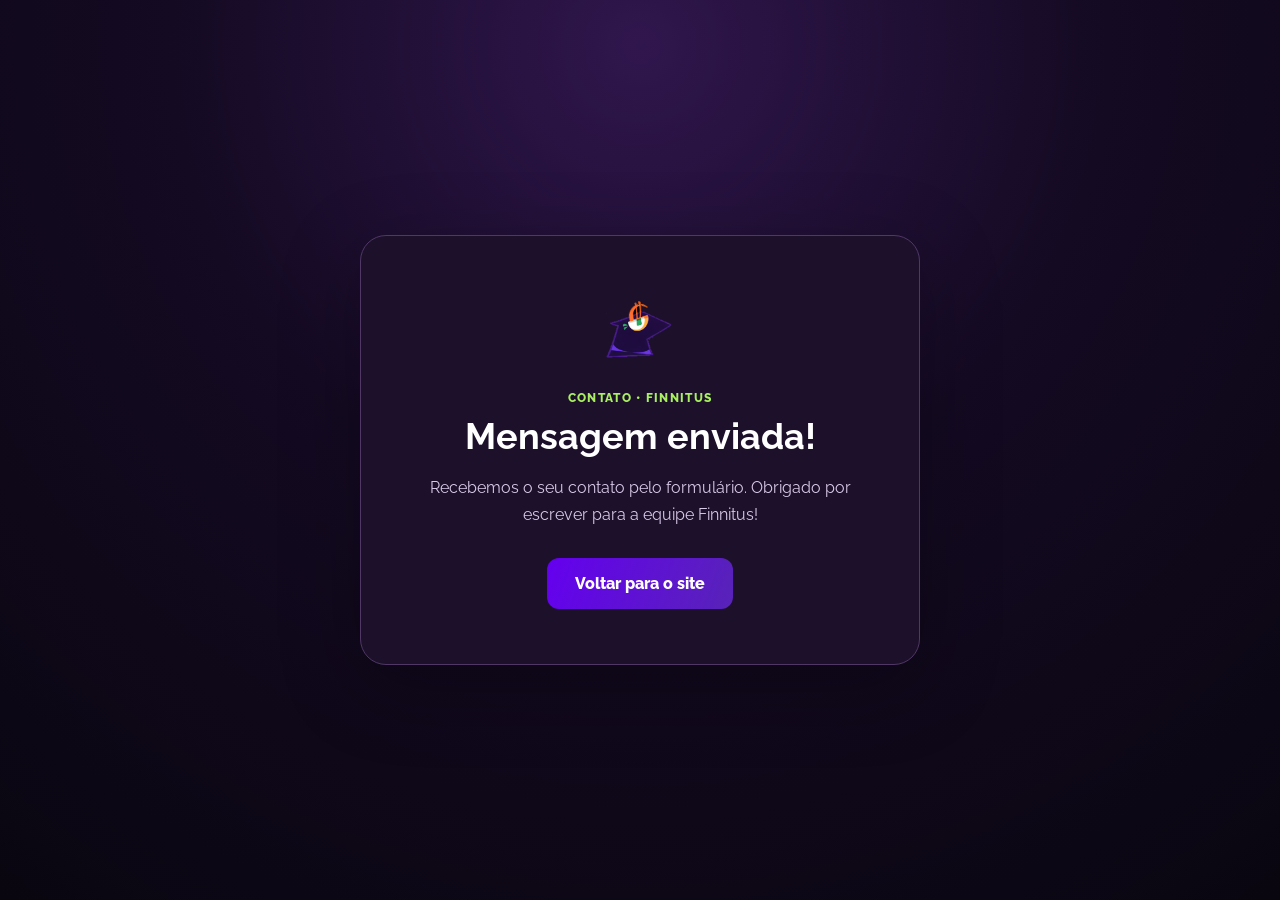
<file: obrigado.html>
<!doctype html>
<html lang="pt-BR">
<head>
  <meta charset="UTF-8" />
  <meta name="viewport" content="width=device-width, initial-scale=1" />
  <meta name="theme-color" content="#0b0712" />
  <meta name="robots" content="noindex, nofollow" />
  <meta name="description" content="Confirmação de envio da mensagem de contato ao Finnitus." />
  <title>Mensagem enviada — Finnitus</title>
  <link rel="icon" type="image/png" href="assets/finn-icone.png" />
  <link rel="preconnect" href="https://fonts.googleapis.com" />
  <link rel="preconnect" href="https://fonts.gstatic.com" crossorigin />
  <link href="https://fonts.googleapis.com/css2?family=Raleway:wght@400;500;600;700;800&display=swap" rel="stylesheet" />
  <style>
    :root { color-scheme: dark; }
    * { box-sizing: border-box; }
    body { margin: 0; min-height: 100vh; display: grid; place-items: center; padding: 24px; color: #fff; background: radial-gradient(circle at 50% 5%, #30164d 0, #140a22 44%, #090610 100%); font-family: Raleway, sans-serif; }
    main { width: min(100%, 560px); padding: clamp(28px, 6vw, 55px); border: 1px solid #503766; border-radius: 26px; background: #1c102b; text-align: center; box-shadow: 0 20px 80px #0004; }
    img { width: 82px; max-height: 90px; object-fit: contain; }
    .eyebrow { display: block; margin: 22px 0 10px; font-size: 12px; font-weight: 800; color: #a9ef61; letter-spacing: .11em; }
    h1 { margin: 0 0 15px; font-size: clamp(28px, 5vw, 36px); line-height: 1.2; }
    p { color: #d8c9e7; line-height: 1.7; margin: 0 0 30px; }
    a { display: inline-block; background: linear-gradient(110deg, #6400ef, #5823b8); padding: 16px 28px; border-radius: 12px; color: #fff; text-decoration: none; font-weight: 800; }
    a:focus-visible { outline: 3px solid #a9ef61; outline-offset: 4px; }
    a:hover { filter: brightness(1.15); }
  </style>
</head>
<body>
  <main>
    <img src="assets/finn-icone.png" alt="Mascote Finn, do Finnitus" />
    <span class="eyebrow">CONTATO • FINNITUS</span>
    <h1>Mensagem enviada!</h1>
    <p>Recebemos o seu contato pelo formulário. Obrigado por escrever para a equipe Finnitus!</p>
    <a href="index.html#contato">Voltar para o site</a>
  </main>
</body>
</html>
</file>
<file: styles.css>
/* FINNITUS • Landing page | Paleta oficial #420090 #320B59 #FFB909 #2AA84E */
:root {
  color-scheme: dark;
  --bg: #0b0712;
  --bg-2: #100b1b;
  --surface: #191026;
  --surface-2: #21122f;
  --purple: #420090;
  --purple-dark: #320b59;
  --purple-light: #ab67fc;
  --yellow: #ffb909;
  --green: #2aa84e;
  --text: #f8f5ff;
  --muted: #aaa3b9;
  --border: rgba(194,133,252,.22);
  --serif: 'The Seasons','Playfair Display',Georgia,serif;
  --sans: 'DM Sans',Arial,sans-serif;
  --radius: 20px;
}

*,*::before,*::after {
  box-sizing: border-box;
}

html {
  scroll-behavior: smooth;
  scroll-padding-top: 98px;
}

body {
  margin: 0;
  background: var(--bg);
  color: var(--text);
  font-family: var(--sans);
  font-size: 16px;
  line-height: 1.6;
  -webkit-font-smoothing: antialiased;
  overflow-x: hidden;
}

::selection {
  background: #ffb909;
  color: #15071e;
}

a {
  color: inherit;
  text-decoration: none;
}

button,input,textarea {
  font: inherit;
}

button {
  cursor: pointer;
}

button:disabled {
  cursor: not-allowed;
}

img {
  max-width: 100%;
  display: block;
}

svg.i {
  width: 20px;
  height: 20px;
  stroke: currentColor;
  stroke-width: 1.9;
  fill: none;
  stroke-linecap: round;
  stroke-linejoin: round;
  flex-shrink: 0;
}

.svg-sprite {
  position: absolute;
  width: 0;
  height: 0;
  overflow: hidden;
}

.container {
  width: min(1220px,calc(100% - 88px));
  margin: 0 auto;
}

.section {
  position: relative;
  padding: 112px 0;
  isolation: isolate;
}

.section-label {
  font-size: 11px;
  letter-spacing: .19em;
  font-weight: 800;
  color: var(--yellow);
  display: inline-block;
  margin-bottom: 20px;
}

.section-title {
  font-family: var(--serif);
  font-weight: 500;
  letter-spacing: -.045em;
  line-height: 1.18;
  font-size: clamp(34px,4.2vw,61px);
  margin: 0 0 23px;
}

.section-title span {
  color: #b681fa;
}

.section-heading {
  display: flex;
  align-items: end;
  justify-content: space-between;
  gap: 32px;
  margin-bottom: 40px;
}

.section-heading .section-title {
  margin-bottom: 10px;
}

.section-heading p {
  color: var(--muted);
  margin: 0;
  max-width: 460px;
}

.section-aside {
  font-size: 11px;
  color: var(--yellow);
  letter-spacing: .14em;
  text-align: right;
  line-height: 1.8;
  font-weight: 700;
}

.text-link {
  color: var(--yellow);
  display: inline-flex;
  align-items: center;
  gap: 12px;
  font-weight: 700;
  margin-top: 16px;
  transition: gap .25s;
}

.text-link:hover {
  gap: 20px;
}

.text-link .i {
  width: 16px;
}

.btn {
  border: 1px solid transparent;
  display: inline-flex;
  align-items: center;
  justify-content: center;
  gap: 12px;
  padding: 15px 23px;
  border-radius: 13px;
  font-weight: 800;
  font-size: 13px;
  line-height: 1.25;
  white-space: nowrap;
  transition: transform .25s,box-shadow .25s,background .25s,border-color .25s;
  min-height: 48px;
}

.btn .i {
  width: 17px;
  height: 17px;
}

.btn:hover {
  transform: translateY(-3px);
}

.btn:focus-visible,a:focus-visible,summary:focus-visible,input:focus-visible,textarea:focus-visible,.menu-toggle:focus-visible {
  outline: 2px solid var(--yellow);
  outline-offset: 4px;
}

.btn-gold {
  background: var(--yellow);
  color: #241007;
  box-shadow: 0 10px 32px #ffb90924;
}

.btn-gold:hover {
  background: #ffd348;
  box-shadow: 0 12px 42px #ffb90938;
}

.btn-outline {
  border-color: #ffb90991;
  background: #180e25;
  color: var(--text);
}

.btn-outline:hover {
  border-color: var(--yellow);
  background: #291c33;
}

.btn-dark {
  background: #130d1f;
  color: var(--text);
  box-shadow: 0 9px 25px #1c0c2666;
}

.btn-dark:hover {
  background: #251239;
}

.btn-small {
  font-size: 12px;
  padding: 12px 18px;
  min-height: 42px;
}

/* background */
.page-glow {
  position: absolute;
  z-index: -1;
  pointer-events: none;
  filter: blur(30px);
  border-radius: 50%;
}

.glow-one {
  width: 500px;
  height: 500px;
  top: -150px;
  right: -170px;
  background: radial-gradient(circle,#62009733,transparent 65%);
}

.glow-two {
  width: 650px;
  height: 650px;
  top: 1300px;
  left: -400px;
  background: radial-gradient(circle,#320b593f,transparent 62%);
}

.scroll-progress {
  position: fixed;
  height: 3px;
  left: 0;
  top: 0;
  background: linear-gradient(90deg,var(--yellow),#8b40df,var(--green));
  width: 0;
  z-index: 300;
}

/* header */
.site-header {
  position: fixed;
  top: 0;
  left: 0;
  width: 100%;
  z-index: 100;
  background: rgba(12,7,20,.76);
  backdrop-filter: blur(22px);
  -webkit-backdrop-filter: blur(22px);
  border-bottom: 1px solid #bb91ea12;
  transition: background .3s;
}

.site-header.scrolled {
  background: rgba(9,5,16,.94);
  box-shadow: 0 8px 42px #0004;
}

.nav-shell {
  min-height: 78px;
  display: flex;
  align-items: center;
  justify-content: space-between;
  gap: 16px;
}

.brand {
  display: inline-flex;
  align-items: center;
  gap: 8px;
  white-space: nowrap;
}

.brand img {
  height: 46px;
  width: 46px;
  object-fit: contain;
}

.brand>span {
  font-family: var(--serif);
  font-size: 22px;
  letter-spacing: -.04em;
  line-height: 1;
}

.brand-dot {
  color: var(--yellow);
}

.desktop-nav {
  display: flex;
  gap: 23px;
  align-items: center;
}

.desktop-nav a {
  color: #d7d1df;
  font-size: 11.5px;
  font-weight: 700;
  padding: 10px 0;
  position: relative;
  transition: color .2s;
}

.desktop-nav a::after {
  content: '';
  height: 2px;
  background: var(--yellow);
  position: absolute;
  left: 0;
  bottom: 2px;
  width: 0;
  transition: width .25s;
}

.desktop-nav a:hover,.desktop-nav a.is-current {
  color: white;
}

.desktop-nav a.is-current::after,.desktop-nav a:hover::after {
  width: 100%;
}

.menu-toggle {
  display: none;
  background: transparent;
  border: 1px solid var(--border);
  border-radius: 10px;
  min-width: 42px;
  min-height: 42px;
  color: white;
  align-items: center;
  justify-content: center;
}

.mobile-nav {
  display: none;
}

/* hero */
.hero {
  min-height: 765px;
  display: flex;
  align-items: center;
  padding-top: 155px;
  padding-bottom: 95px;
  overflow: hidden;
  background: radial-gradient(circle at 71% 45%,#3d0a644f,transparent 36%),radial-gradient(circle at 7% 80%,#2b0b4840,transparent 41%),linear-gradient(150deg,#0e0917,#090711 84%);
}

.hero::before {
  content: '';
  width: 550px;
  height: 550px;
  position: absolute;
  right: -200px;
  top: 60px;
  border: 1px solid #ffb9091c;
  transform: rotate(35deg);
  border-radius: 80px;
  pointer-events: none;
}

.hero::after {
  content: '';
  position: absolute;
  left: -130px;
  bottom: -130px;
  width: 340px;
  height: 240px;
  transform: rotate(-28deg);
  background: linear-gradient(90deg,#ffb90930,transparent);
  filter: blur(30px);
  pointer-events: none;
}

.hero-noise {
  position: absolute;
  inset: 0;
  pointer-events: none;
  z-index: -1;
  background-image: url("data:image/svg+xml,%3Csvg viewBox='0 0 180 180' xmlns='http://www.w3.org/2000/svg'%3E%3Cfilter id='n'%3E%3CfeTurbulence type='fractalNoise' baseFrequency='.82' numOctaves='3' stitchTiles='stitch'/%3E%3C/filter%3E%3Crect width='100%25' height='100%25' filter='url(%23n)' opacity='.19'/%3E%3C/svg%3E");
  opacity: .12;
}

.hero-layout {
  display: grid;
  grid-template-columns: 46% 54%;
  align-items: center;
  gap: 0;
}

.hero-copy {
  position: relative;
  z-index: 8;
  padding-top: 12px;
}

.eyebrow {
  display: flex;
  align-items: center;
  gap: 10px;
  font-size: 10px;
  letter-spacing: .14em;
  font-weight: 800;
  color: #d5c2e8;
  margin-bottom: 30px;
}

.pulse-dot {
  width: 7px;
  height: 7px;
  border-radius: 100%;
  background: var(--green);
  box-shadow: 0 0 0 5px #2aa84e1a;
  animation: pulse 3s ease-in-out infinite;
}

.hero h1 {
  font-family: var(--serif);
  font-weight: 500;
  font-size: clamp(59px,7vw,111px);
  line-height: .99;
  letter-spacing: -.068em;
  margin: 0 0 26px;
  text-shadow: 0 6px 25px #0005;
}

.hero h1>span {
  display: block;
  color: #ad66ff;
}

.title-point {
  color: var(--yellow);
}

.hero-lead {
  font-family: var(--serif);
  font-size: clamp(20px,2vw,29px);
  line-height: 1.33;
  max-width: 430px;
  color: var(--text);
  margin: 0 0 18px;
}

.hero-lead em {
  color: var(--yellow);
  font-style: normal;
}

.hero-description {
  max-width: 450px;
  color: #b6adca;
  font-size: 14px;
  line-height: 1.9;
  margin: 0 0 32px;
}

.hero-actions {
  display: flex;
  gap: 12px;
  flex-wrap: wrap;
}

.hero-meta {
  display: flex;
  align-items: center;
  gap: 16px;
  margin-top: 38px;
}

.mini-avatars {
  display: flex;
  align-items: center;
  padding-left: 6px;
}

.mini-avatars img {
  width: 34px;
  height: 34px;
  margin-left: -8px;
  border: 2px solid #110b1d;
  border-radius: 50%;
  object-fit: cover;
  object-position: center;
  display: block;
  background: #2a173d;
  box-shadow: 0 4px 12px rgba(0, 0, 0, 0.22);
}

.mini-avatars img:first-child {
  margin-left: 0;
}

@media (max-width: 520px) {
  .mini-avatars img {
    width: 30px;
    height: 30px;
  }
}

.hero-meta strong {
  display: block;
  font-size: 11px;
}

.hero-meta small {
  color: #a29caf;
  font-size: 10px;
  display: block;
}

.hero-art {
  position: relative;
  height: 580px;
  transform-style: preserve-3d;
}

.hero-orbit {
  position: absolute;
  pointer-events: none;
  border-radius: 50%;
  transform: rotate(-17deg);
}

.orbit-one {
  width: 520px;
  height: 275px;
  border: 1px solid #9d44e550;
  left: 43px;
  top: 175px;
  box-shadow: inset 0 0 70px #4e157b19;
}

.orbit-two {
  width: 600px;
  height: 350px;
  border: 1px dashed #ffb90940;
  left: 10px;
  top: 155px;
}

.hero-geo {
  position: absolute;
  pointer-events: none;
}

.geo-diamond {
  height: 230px;
  width: 230px;
  background: linear-gradient(145deg,#ffb909d6,#ffb90910);
  clip-path: polygon(50% 0,100% 50%,50% 100%,0 50%);
  right: 15px;
  top: 25px;
  transform: rotate(16deg);
  opacity: .35;
}

.geo-line {
  height: 2px;
  width: 350px;
  background: linear-gradient(90deg,transparent,#2aa84e,transparent);
  transform: rotate(-36deg);
  right: -40px;
  top: 220px;
  box-shadow: 0 0 30px #2aa84e;
}

.mockphone {
  width: 228px;
  height: 462px;
  border-radius: 38px;
  position: absolute;
  overflow: hidden;
  padding: 8px;
  background: linear-gradient(135deg,#9080a9,#21152d 26%,#0b0712 65%,#9b50d4);
  border: 2px solid #b279e7;
  box-shadow: 0 20px 70px #000b,0 0 50px #5b169551, inset 0 0 4px #fbebff;
  transform-origin: center;
  transition: transform .3s ease;
}

.phone-front {
  left: 82px;
  top: 48px;
  z-index: 3;
  transform: rotate(-9deg);
  animation: phoneFloat 7s ease-in-out infinite;
}

.phone-back {
  right: 42px;
  top: 28px;
  z-index: 2;
  transform: rotate(10deg) scale(.96);
  opacity: .97;
  animation: phoneFloatBack 8s ease-in-out infinite;
}

.phone-screen {
  height: 100%;
  border-radius: 29px;
  position: relative;
  overflow: hidden;
  background: linear-gradient(180deg,#0f091a,#160c24 60%,#0c0813);
  padding: 29px 14px 17px;
}

.phone-notch {
  position: absolute;
  top: 14px;
  left: calc(50% - 47px);
  width: 94px;
  height: 18px;
  border-radius: 16px;
  background: #040307;
  z-index: 5;
}

.phone-status {
  position: absolute;
  top: 9px;
  left: 18px;
  right: 17px;
  display: flex;
  justify-content: space-between;
  color: #fff;
  font-size: 8px;
  font-weight: 800;
  letter-spacing: .06em;
}

.phone-welcome {
  display: flex;
  justify-content: space-between;
  align-items: center;
  font-size: 10px;
  margin: 18px 0 18px;
  line-height: 1.4;
}

.phone-welcome b {
  display: block;
  font-size: 12px;
}

.mini-circle {
  background: #422364;
  border-radius: 50%;
  padding: 6px;
}

.balance-card {
  border-radius: 14px;
  background: linear-gradient(140deg,#5709a8,#350465);
  padding: 15px 13px 12px;
  position: relative;
  overflow: hidden;
  box-shadow: 0 10px 30px #30015f4d;
}

.balance-card span {
  color: #e3c7ff;
  font-size: 9px;
  display: block;
}

.balance-card strong {
  font-size: 22px;
  line-height: 1.8;
  letter-spacing: -.05em;
}

.balance-card small {
  display: block;
  font-size: 8px;
  color: #d8afec;
}

.balance-stripe {
  position: absolute;
  bottom: -10px;
  right: -20px;
  border-radius: 50%;
  width: 110px;
  height: 60px;
  border: 15px solid #9d59fd42;
}

.phone-metrics {
  display: grid;
  grid-template-columns: 1fr 1fr;
  gap: 8px;
  margin-top: 11px;
}

.phone-metrics>div {
  background: #1b1029;
  border: 1px solid #39165c;
  border-radius: 12px;
  padding: 10px 9px;
}

.phone-metrics small,.phone-metrics strong {
  display: block;
  font-size: 8px;
}

.phone-metrics strong {
  font-size: 10px;
  margin-top: 4px;
}

.metric-icon {
  display: grid;
  place-items: center;
  width: 21px;
  height: 21px;
  border-radius: 7px;
  font-size: 15px;
  margin-bottom: 7px;
}

.m-green {
  background: #143c2d;
  color: #56d57c;
}

.m-gold {
  background: #4d2b13;
  color: var(--yellow);
}

.phone-section-title {
  display: flex;
  justify-content: space-between;
  font-size: 10px;
  font-weight: 800;
  margin: 21px 0 10px;
}

.phone-section-title span {
  color: #a898ba;
}

.tiny-chart {
  display: flex;
  align-items: end;
  gap: 8px;
  height: 66px;
  background: #1c102c;
  border: 1px solid #351b4e;
  border-radius: 10px;
  padding: 8px 12px;
}

.tiny-chart i {
  display: block;
  background: linear-gradient(#c38cfe,#6500cb);
  border-radius: 3px 3px 1px 1px;
  flex: 1;
  height: 20%;
}

.tiny-chart i:nth-child(2n) {
  background: linear-gradient(#69d887,#207a40);
}

.phone-nav {
  position: absolute;
  bottom: 0;
  left: 0;
  right: 0;
  display: flex;
  justify-content: space-around;
  background: #160b24;
  border-top: 1px solid #41215b;
  padding: 11px 5px;
}

.phone-nav span {
  color: #af63f8;
  font-size: 14px;
  text-align: center;
  line-height: 1;
}

.phone-nav small {
  font-size: 6px;
  display: block;
  margin-top: 4px;
  color: #aaa1ba;
}

.phone-top {
  display: flex;
  justify-content: space-between;
  font-size: 17px;
  font-weight: 700;
  margin: 21px 0;
}

.goal-card {
  border-radius: 14px;
  background: #241231;
  border: 1px solid #42215b;
  padding: 14px;
  margin-top: 12px;
}

.phone-caption {
  font-size: 9px;
  color: #d4bde6;
}

.goal-card strong {
  display: block;
  font-size: 17px;
  margin: 4px 0 13px;
}

.goal-card small {
  font-size: 8px;
  color: #68df90;
}

.progress-track {
  width: 100%;
  height: 7px;
  background: #271c37;
  border-radius: 20px;
  overflow: hidden;
}

.progress-track>span {
  height: 100%;
  display: block;
  background: linear-gradient(90deg,#23ab51,#72ef9d);
  border-radius: inherit;
}

.phone-back-label {
  font-family: var(--serif);
  font-size: 17px;
  line-height: 1.3;
  margin: 35px 4px 19px;
}

.phone-back-label b {
  color: var(--yellow);
  font-weight: 500;
}

.plan-card {
  border: 1px solid #5c2793;
  background: #30114780;
  display: flex;
  gap: 10px;
  align-items: center;
  padding: 12px;
  border-radius: 12px;
  font-size: 12px;
}

.plan-card small {
  display: block;
  font-size: 8px;
  color: #a9a0b6;
}

.small-hourglass {
  font-size: 24px;
}

.phone-bottom {
  height: 4px;
  width: 48px;
  border-radius: 9px;
  background: #aa91c2;
  position: absolute;
  bottom: 15px;
  left: calc(50% - 24px);
}

.hero-finn {
  position: absolute;
  z-index: 5;
  right: -24px;
  bottom: -4px;
  width: 295px;
  filter: drop-shadow(0 18px 24px #09010e);
  animation: finnBob 5s ease-in-out infinite;
}

.floating-note {
  font-size: 14px;
  position: absolute;
  right: -21px;
  top: 76px;
  z-index: 6;
  color: #ede4fb;
  letter-spacing: .08em;
  transform: rotate(9deg);
  text-align: center;
  font-weight: 700;
  text-transform: uppercase;
  line-height: 1.6;
}

.floating-note span {
  color: var(--yellow);
}

.floating-note .note-line {
  display: block;
  width: 55px;
  height: 27px;
  border-bottom: 2px solid var(--yellow);
  border-radius: 50%;
  transform: rotate(-20deg);
  margin: 0 auto;
}

.mockup-label {
  position: absolute;
  left: 75px;
  bottom: 8px;
  z-index: 5;
  font-size: 9px;
  letter-spacing: .03em;
  color: #9790a9;
}

.hero-edge {
  height: 2px;
  position: absolute;
  bottom: 0;
  left: 0;
  right: 0;
  background: linear-gradient(90deg,transparent,#ffb909aa,#6300a3,transparent);
}

/* marquee */
.ticker {
  height: 49px;
  overflow: hidden;
  background: var(--yellow);
  color: #190b21;
  display: flex;
  align-items: center;
  position: relative;
  z-index: 3;
}

.ticker-inner {
  display: flex;
  gap: 0;
  white-space: nowrap;
  width: max-content;
  animation: marquee 36s linear infinite;
  font-weight: 800;
  letter-spacing: .16em;
  font-size: 12px;
}

.ticker-inner span {
  padding-right: 30px;
}

.ticker-inner b {
  padding: 0 31px;
  color: #5b1686;
}

/* about */
.two-cols {
  display: grid;
  grid-template-columns: 1fr 1fr;
  align-items: center;
  gap: 80px;
}

.about {
  background: radial-gradient(circle at 85% 72%,#3f0b6127,transparent 39%);
}

.about-copy p {
  color: #bfb5cc;
  font-size: 15px;
  line-height: 1.9;
  margin: 0 0 17px;
  max-width: 510px;
}

.about-copy p strong {
  color: var(--text);
}

.about-art {
  height: 350px;
  border-radius: 28px;
  border: 1px solid #7430a46b;
  overflow: hidden;
  position: relative;
  background: linear-gradient(125deg,#270d41,#100b1d 70%);
  box-shadow: 0 25px 75px #0005;
  display: flex;
  align-items: center;
}

.about-art::before {
  content: '';
  position: absolute;
  top: -140px;
  left: -110px;
  background: #ffb909;
  width: 400px;
  height: 400px;
  clip-path: polygon(50% 0,100% 50%,50% 100%,0 50%);
  transform: rotate(20deg);
  opacity: .27;
}

.about-art::after {
  content: '';
  position: absolute;
  inset: auto -40px -100px 10px;
  height: 250px;
  background: radial-gradient(ellipse,#4200908b,transparent 70%);
  filter: blur(40px);
}

.about-art img {
  width: 295px;
  margin-left: -20px;
  z-index: 2;
  filter: drop-shadow(0 20px 20px #0008);
  animation: finnBob 7s ease-in-out infinite;
}

.about-art-mark {
  font-family: var(--serif);
  font-size: 290px;
  color: #ffffff07;
  position: absolute;
  right: -20px;
  top: -70px;
  line-height: 1;
}

.about-art-mark span {
  color: #ffb90914;
}

.about-quote {
  font-family: var(--serif);
  font-size: 27px;
  line-height: 1.43;
  z-index: 2;
  margin-left: -28px;
}

.about-quote span {
  color: var(--yellow);
}

.about-art-caption {
  position: absolute;
  left: 26px;
  bottom: 20px;
  z-index: 3;
  font-size: 9px;
  letter-spacing: .18em;
  color: #ded1eb;
}

/* features */
.features {
  background: linear-gradient(180deg,#0e0919,#110919);
}

.features-grid {
  display: grid;
  grid-template-columns: repeat(5,minmax(0,1fr));
  gap: 15px;
}

.feature-card {
  min-height: 292px;
  padding: 25px 21px 28px;
  border: 1px solid #5b32865e;
  border-radius: 18px;
  position: relative;
  background: linear-gradient(165deg,#211131,#160d22);
  overflow: hidden;
  transition: transform .3s,background .3s,border-color .3s,box-shadow .3s;
}

.feature-card::before {
  content: '';
  position: absolute;
  left: -45%;
  top: -70%;
  width: 180%;
  height: 110%;
  background: radial-gradient(circle,#68259c3a,transparent 60%);
  opacity: .38;
  pointer-events: none;
}

.feature-card:hover {
  transform: translateY(-9px);
  border-color: #a763eea8;
  box-shadow: 0 15px 45px #21033555;
}

.feature-icon {
  width: 53px;
  height: 53px;
  border-radius: 13px;
  background: #48117d;
  display: grid;
  place-items: center;
  color: #c795ff;
  margin-bottom: 38px;
}

.feature-icon .i {
  width: 27px;
  height: 27px;
}

.feature-green .feature-icon {
  background: #133b29;
  color: #59d681;
}

.feature-gold .feature-icon {
  background: #473004;
  color: var(--yellow);
}

.feature-orange .feature-icon {
  background: #492612;
  color: #ff9953;
}

.feature-index {
  position: absolute;
  top: 27px;
  right: 22px;
  font-size: 11px;
  color: #85738d;
}

.feature-card h3 {
  font-family: var(--serif);
  font-size: 23px;
  font-weight: 500;
  line-height: 1.25;
  letter-spacing: -.04em;
  margin: 0 0 15px;
  min-height: 57px;
}

.feature-card p {
  font-size: 12px;
  color: #b6a9c3;
  margin: 0;
  line-height: 1.65;
}

.card-stroke {
  height: 2px;
  width: 42px;
  position: absolute;
  bottom: 0;
  left: 21px;
  background: #b26afd;
  transition: width .3s;
}

.feature-card:hover .card-stroke {
  width: calc(100% - 42px);
}

.feature-green .card-stroke {
  background: #2aa84e;
}

.feature-gold .card-stroke {
  background: var(--yellow);
}

.feature-orange .card-stroke {
  background: #ff9953;
}

/* journey */
.journey {
  background: linear-gradient(125deg,#1b0c32,#210a40 70%,#140b22);
  overflow: hidden;
}

.journey::before {
  content: '';
  position: absolute;
  inset: 0;
  background: radial-gradient(circle at 75% 45%,#7f25994d,transparent 43%);
  z-index: -1;
}

.journey-layout {
  display: grid;
  grid-template-columns: .91fr 1.09fr;
  align-items: center;
  gap: 80px;
}

.journey-intro {
  color: #bfb3d3;
  max-width: 430px;
  margin-bottom: 25px;
}

.steps {
  list-style: none;
  margin: 0;
  padding: 0;
}

.steps li {
  display: flex;
  align-items: flex-start;
  gap: 19px;
  margin: 0;
  padding: 12px 0 17px;
  position: relative;
}

.steps li:not(:last-child)::after {
  content: '';
  position: absolute;
  left: 19px;
  top: 53px;
  bottom: -8px;
  width: 1px;
  background: #ffb90955;
}

.step-number {
  border-radius: 50%;
  background: var(--yellow);
  width: 40px;
  height: 40px;
  display: grid;
  place-items: center;
  color: #2c1827;
  font-weight: 800;
  font-size: 12px;
  flex-shrink: 0;
}

.steps strong {
  font-size: 14px;
}

.steps p {
  font-size: 12px;
  color: #c4b9d4;
  margin: 4px 0 0;
}

.journey-visual {
  min-height: 460px;
  position: relative;
  display: flex;
  align-items: center;
  justify-content: center;
}

.journey-glow {
  position: absolute;
  border-radius: 50%;
  height: 440px;
  width: 440px;
  background: #780bbd55;
  filter: blur(70px);
}

.stats-panel {
  position: relative;
  width: 370px;
  height: 285px;
  background: linear-gradient(140deg,#1f1034,#120a20);
  border: 1px solid #c87afd82;
  border-radius: 22px;
  padding: 28px;
  box-shadow: 0 35px 100px #0008;
  transform: rotate(-5deg);
}

.stats-panel>span {
  font-size: 11px;
  letter-spacing: .09em;
  color: #b0a5bd;
}

.stats-panel>strong {
  font-size: 16px;
  display: block;
  margin: 8px 0;
}

.stats-badge {
  margin-left: 5px;
  color: #2aa84e;
  font-size: 9px;
  letter-spacing: 0;
}

.panel-chart {
  height: 140px;
  display: flex;
  align-items: end;
  gap: 16px;
  border-bottom: 1px solid #644378;
  padding: 10px 2px 0;
}

.panel-chart i {
  flex: 1;
  height: var(--bar);
  background: linear-gradient(#c180ff,#6513a6);
  border-radius: 5px 5px 0 0;
  animation: barGrow 1.4s both;
  animation-delay: var(--delay);
  transform-origin: bottom;
}

.panel-chart i:nth-child(3n) {
  background: linear-gradient(#6bd98b,#278c4a);
}

.panel-axis {
  display: flex;
  justify-content: space-between;
  color: #8e819e;
  font-size: 9px;
  padding-top: 11px;
}

.goal-floating {
  position: absolute;
  display: flex;
  align-items: center;
  gap: 11px;
  top: 28px;
  right: -5px;
  width: 295px;
  padding: 16px;
  background: #271339ee;
  border: 1px solid #894abb;
  border-radius: 15px;
  box-shadow: 0 20px 45px #0006;
  transform: rotate(7deg);
}

.goal-floating-icon {
  color: var(--yellow);
  background: #463019;
  border-radius: 10px;
  padding: 9px;
  line-height: 0;
}

.goal-floating div {
  flex: 1;
  min-width: 0;
}

.goal-floating small,.goal-floating b {
  display: block;
  font-size: 10px;
}

.goal-floating small {
  color: #b9abc7;
}

.goal-floating b {
  font-size: 12px;
  margin: 1px 0 7px;
}

.goal-floating>strong {
  color: #61d98c;
  font-size: 15px;
}

.calendar-floating {
  position: absolute;
  bottom: 10px;
  left: -8px;
  padding: 15px;
  background: #24142eee;
  border: 1px solid #62417b;
  border-radius: 16px;
  box-shadow: 0 20px 50px #0008;
  transform: rotate(7deg);
}

.cal-top {
  display: flex;
  gap: 9px;
  align-items: center;
  color: var(--yellow);
  font-size: 9px;
  font-weight: 800;
  letter-spacing: .1em;
}

.cal-top .i {
  width: 15px;
  height: 15px;
}

.calendar-dots {
  display: flex;
  gap: 9px;
  margin: 16px 0 9px;
  font-size: 10px;
}

.calendar-dots span {
  width: 22px;
  height: 22px;
  display: grid;
  place-items: center;
  border-radius: 50%;
}

.calendar-dots .selected {
  background: var(--yellow);
  color: #100618;
}

.calendar-floating small {
  font-size: 9px;
  color: #ada2bd;
}

.journey-caption {
  position: absolute;
  right: 20px;
  bottom: 0;
  font-size: 9px;
  color: #d0b6e4;
}

/* video */
.video-section {
  background: radial-gradient(circle at 72% 45%,#50167d30,transparent 47%),#0c0916;
}

.video-grid {
  display: grid;
  grid-template-columns: .75fr 1.25fr;
  align-items: center;
  gap: 70px;
}

.video-grid p {
  max-width: 350px;
  font-size: 14px;
  color: #b8aec6;
  line-height: 1.85;
}

.hand-note {
  display: block;
  margin-top: 36px;
  color: var(--yellow);
  font-family: var(--serif);
  font-size: 20px;
  font-style: italic;
  transform: rotate(-6deg);
  line-height: 1.4;
}


/* CONTÊINER DO VÍDEO */
.video-stage {
  position: relative;
  width: 100%;
  aspect-ratio: 16 / 9;
  overflow: hidden;
  border-radius: 26px;
  background: #160a24;
  border: 1px solid rgba(169, 85, 247, 0.35);
  padding: 0;
}

/* VÍDEO DO YOUTUBE */
.video-stage iframe {
  position: absolute;
  inset: 0;
  width: 100%;
  height: 100%;
  display: block;
  border: none;
  border-radius: inherit;
}

/* RESPONSIVIDADE */
@media (max-width: 768px) {
  .video-stage {
    width: 100%;
    border-radius: 18px;
  }
}


.video-stage:hover .play-button {
  transform: translate(-50%,-50%) scale(1.09);
  box-shadow: 0 0 55px #ffb90966;
}

.video-art {
  position: absolute;
  inset: 0;
  display: flex;
  align-items: center;
  overflow: hidden;
}

.video-art::before {
  content: '';
  position: absolute;
  top: -40%;
  left: 5%;
  width: 60%;
  height: 170%;
  background: var(--yellow);
  clip-path: polygon(50% 0,100% 50%,50% 100%,0 50%);
  transform: rotate(21deg);
  opacity: .25;
}

.video-art img {
  position: relative;
  width: 47%;
  margin-left: 2%;
  filter: drop-shadow(0 10px 20px #0008);
}

.video-art>span {
  font-family: var(--serif);
  position: relative;
  color: #fff;
  font-size: clamp(14px,2.2vw,29px);
  line-height: 1.4;
  transform: rotate(-5deg);
  margin-left: 10px;
}

.video-art>span em {
  font-style: normal;
  color: var(--yellow);
}

.video-grid-lines {
  position: absolute;
  inset: 0;
  background-image: linear-gradient(#ffffff09 1px,transparent 1px),linear-gradient(90deg,#ffffff09 1px,transparent 1px);
  background-size: 33px 33px;
  mask-image: linear-gradient(45deg,#000,transparent 80%);
}

.play-button {
  position: absolute;
  left: 50%;
  top: 49%;
  transform: translate(-50%,-50%);
  height: 78px;
  width: 78px;
  border-radius: 50%;
  display: grid;
  place-items: center;
  color: #1c0c26;
  background: var(--yellow);
  border: 7px solid #fff2;
  z-index: 3;
  box-shadow: 0 0 35px #ffb90935;
  transition: transform .25s,box-shadow .25s;
}

.play-button .i {
  height: 30px;
  width: 30px;
  fill: currentColor;
  stroke-width: 1;
}

.video-bar {
  position: absolute;
  bottom: 0;
  left: 0;
  right: 0;
  padding: 22px 22px 14px;
  background: linear-gradient(transparent,#090610e8);
}

.video-bar-line {
  display: block;
  width: 100%;
  height: 3px;
  border-radius: 8px;
  background: linear-gradient(90deg,var(--yellow) 24%,#ffffff75 24%);
  margin-bottom: 10px;
}

.video-bar>span:last-child {
  font-size: 10px;
  letter-spacing: .12em;
  color: #ddd5ea;
}

/* Why */
.why {
  background: linear-gradient(#120c21,#100a1d);
}

.why .section-heading>p {
  max-width: 270px;
}

.benefits-grid {
  display: grid;
  grid-template-columns: repeat(3,1fr);
  gap: 18px;
}

.benefit {
  position: relative;
  border: 1px solid #572a795c;
  border-radius: 18px;
  padding: 30px;
  background: #1a1027;
  min-height: 246px;
  transition: transform .25s,border-color .25s;
}

.benefit:hover {
  transform: translateY(-7px);
  border-color: #aa68d9;
}

.benefit-n {
  position: absolute;
  top: 25px;
  right: 26px;
  color: #6e567f;
  font-size: 12px;
}

.benefit>.i {
  width: 32px;
  height: 32px;
  color: var(--yellow);
  margin-bottom: 28px;
}

.benefit:nth-child(2)>.i {
  color: #b581ff;
}

.benefit:nth-child(3)>.i {
  color: #45b96b;
}

.benefit h3 {
  font-family: var(--serif);
  font-size: 22px;
  margin: 0 0 10px;
  font-weight: 600;
}

.benefit p {
  font-size: 13px;
  max-width: 300px;
  color: #b6a9c3;
  margin: 0;
}

/* testimonials */
.testimonials {
  background: radial-gradient(circle at 8% 100%,#32144935,transparent 40%),#0e0a17;
}

.testimonials-grid {
  display: grid;
  grid-template-columns: repeat(3,1fr);
  gap: 18px;
}

.testimonial-placeholder {
  min-height: 242px;
  display: flex;
  flex-direction: column;
  padding: 25px;
  background: linear-gradient(140deg,#20102f,#130c1f);
  border: 1px solid #71409655;
  border-radius: 18px;
}

.quote-symbol {
  font-family: Georgia,serif;
  font-size: 65px;
  color: var(--yellow);
  line-height: .9;
  height: 50px;
}

.testimonial-placeholder>p {
  font-size: 14px;
  line-height: 1.8;
  color: #d4c9df;
  flex: 1;
  margin: 10px 0 25px;
}

.placeholder-person {
  display: flex;
  gap: 13px;
  align-items: center;
  padding-top: 17px;
  border-top: 1px solid #5432635e;
}

.placeholder-person>span {
  border: 1px solid #aa71d8;
  background: #2e1a43;
  color: #b690ce;
  border-radius: 50%;
  height: 39px;
  width: 39px;
  display: grid;
  place-items: center;
  font-size: 11px;
  font-weight: 800;
}

.placeholder-person strong {
  display: block;
  font-size: 11px;
}

.placeholder-person small {
  display: block;
  color: #9f92b2;
  font-size: 10px;
}

/* team */
.team {
  background: linear-gradient(180deg,#110c20,#0c0816);
}

.tcc-tag {
  border: 1px solid #b16bff66;
  display: flex;
  gap: 10px;
  align-items: center;
  color: #d9c3ec;
  border-radius: 100px;
  padding: 13px 19px;
  font-size: 10px;
  letter-spacing: .1em;
}

.tcc-tag b {
  color: var(--yellow);
}

.team-grid {
  display: grid;
  grid-template-columns: repeat(4,minmax(0,1fr));
  gap: 18px;
}

.team-card {
  border: 1px solid #69448775;
  border-radius: 20px;
  background: #1b102b;
  overflow: hidden;
  transition: transform .3s,border-color .3s;
}

.team-card:hover {
  transform: translateY(-7px);
  border-color: #b57bde;
}

.team-avatar {
  height: 215px;
  position: relative;
  overflow: hidden;
  display: grid;
  place-items: center;
}

.team-avatar::before {
  content: '';
  position: absolute;
  inset: 0;
  background: radial-gradient(circle at 50% 100%,#c396ff48,transparent 60%),linear-gradient(135deg,#421468,#180e2a);
}

.team-avatar::after {
  content: '';
  width: 180px;
  height: 180px;
  border: 1px solid #ffffff28;
  position: absolute;
  transform: rotate(45deg);
  border-radius: 38px;
  top: 48px;
}

.team-avatar>span {
  font-family: var(--serif);
  font-size: 106px;
  color: #fdf4ff61;
  position: relative;
  z-index: 2;
  line-height: 1;
}

.team-avatar>small {
  position: absolute;
  bottom: 15px;
  z-index: 3;
  font-size: 8px;
  letter-spacing: .14em;
  color: #d3c0e7;
  background: #120c1f99;
  padding: 4px 8px;
  border-radius: 5px;
}

.avatar-julia::before {
  background: radial-gradient(circle at 50% 100%,#ffd05a29,transparent 60%),linear-gradient(135deg,#603617,#1e1127);
}

.avatar-giovana::before {
  background: radial-gradient(circle at 50% 100%,#68d48e34,transparent 60%),linear-gradient(135deg,#1e4b38,#101626);
}

.avatar-evelyn::before {
  background: radial-gradient(circle at 50% 100%,#b870ff3d,transparent 60%),linear-gradient(135deg,#3d2052,#180d26);
}

.team-photo {
  height: 270px;
  overflow: hidden;
}

.team-photo img {
  width: 100%;
  height: 100%;
  object-fit: cover;
  object-position: center 30%;
  display: block;
}

.team-linkedin {
  display: inline-flex;
  align-items: center;
  gap: 10px;
  margin-top: 22px;
  padding: 12px 18px;
  border: 1px solid rgba(162, 255, 0, 0.35);
  border-radius: 12px;
  color: #a2ff00;
  text-decoration: none;
  font-size: 13px;
  font-weight: 600;
  transition: 0.25s ease;
}

.team-linkedin:hover {
  background: #a2ff00;
  color: #150d22;
  transform: translateY(-3px);
}

.team-info {
  padding: 22px;
}

.team-info>span {
  font-size: 9px;
  letter-spacing: .09em;
  color: var(--yellow);
  font-weight: 700;
}

.team-info h3 {
  font-family: var(--serif);
  font-size: 28px;
  line-height: 1.2;
  margin: 9px 0 7px;
}

.team-info p {
  font-size: 12px;
  color: #ae9dc0;
  line-height: 1.7;
  margin: 0;
  min-height: 62px;
}

/* FAQ */
.faq-section {
  background: radial-gradient(circle at 10% 70%,#4a146642,transparent 36%),#0c0815;
}

.faq-grid {
  display: grid;
  grid-template-columns: .85fr 1.15fr;
  gap: 85px;
}

.faq-grid>div:first-child>p {
  font-size: 14px;
  color: #b8adc5;
  max-width: 340px;
}

.faq-finn {
  width: 300px;
  margin-top: 30px;
  max-height: 230px;
  object-fit: contain;
  object-position: left;
  transform: rotate(-5deg);
  filter: drop-shadow(0 12px 20px #0005);
}

.faq-list {
  display: flex;
  flex-direction: column;
  gap: 10px;
}

.faq-list details {
  border: 1px solid #6e408757;
  border-radius: 13px;
  background: #1b1029;
  overflow: hidden;
  transition: background .2s,border-color .2s;
}

.faq-list details[open] {
  border-color: #a15fd4a8;
  background: #251335;
}

.faq-list summary {
  list-style: none;
  padding: 18px 19px;
  display: flex;
  justify-content: space-between;
  gap: 15px;
  align-items: center;
  font-size: 13px;
  font-weight: 700;
  cursor: pointer;
}

.faq-list summary::-webkit-details-marker {
  display: none;
}

.faq-sign {
  display: grid;
  place-items: center;
  flex-shrink: 0;
  width: 24px;
  height: 24px;
  color: var(--yellow);
}

.faq-sign .i {
  width: 17px;
  height: 17px;
  transition: transform .25s;
}

.faq-list details[open] .faq-sign .i {
  transform: rotate(45deg);
}

.faq-list details p {
  font-size: 12px;
  color: #c1b4d0;
  margin: 0;
  padding: 0 19px 20px;
  max-width: 550px;
  line-height: 1.85;
}

/* download */
.download-section {
  padding: 60px 0;
  background: #0c0815;
}

.download-banner {
  position: relative;
  min-height: 335px;
  border-radius: 28px;
  background: linear-gradient(112deg,#ffb909 0%,#f9b41d 56%,#eab32d 100%);
  color: #231329;
  overflow: hidden;
  border: 1px solid #ffde74;
  display: flex;
  align-items: center;
}

.download-banner::before {
  content: '';
  position: absolute;
  height: 490px;
  width: 490px;
  border-radius: 50%;
  background: #340b6550;
  right: -120px;
  bottom: -290px;
}

.download-banner::after {
  content: '';
  position: absolute;
  height: 160px;
  width: 330px;
  transform: rotate(-40deg);
  background: #2aa84e4d;
  right: 60px;
  top: -100px;
  filter: blur(40px);
}

.download-copy {
  position: relative;
  z-index: 4;
  padding: 55px 62px;
}

.download-copy .section-label {
  color: #420090;
  margin-bottom: 10px;
}

.download-copy h2 {
  font-family: var(--serif);
  font-weight: 500;
  line-height: 1.15;
  letter-spacing: -.04em;
  font-size: clamp(28px,3.5vw,46px);
  margin: 0 0 13px;
}

.download-copy h2 em {
  font-style: normal;
  color: #4d0f82;
}

.download-copy p {
  font-size: 13px;
  max-width: 450px;
  margin: 0 0 22px;
  color: #3b2446;
}

.download-finn {
  position: absolute;
  right: 58px;
  bottom: -82px;
  width: 360px;
  filter: drop-shadow(0 15px 18px #18062456);
  z-index: 3;
  animation: finnBob 6s ease-in-out infinite;
}

.download-ghost-word {
  position: absolute;
  font-family: var(--serif);
  font-size: 195px;
  right: -70px;
  top: -95px;
  color: #ffffff19;
  pointer-events: none;
}

.download-spark {
  position: absolute;
  width: 150px;
  height: 150px;
  transform: rotate(33deg);
  clip-path: polygon(50% 0,100% 50%,50% 100%,0 50%);
  right: 270px;
  bottom: -84px;
  background: #3a0b6847;
}

/* contact/footer */
.contact {
  background: #0d0917;
}

.contact-grid {
  display: grid;
  grid-template-columns: 1fr 1fr;
  gap: 95px;
  align-items: start;
}

.contact-grid>div>p {
  max-width: 450px;
  color: #b7acc6;
  font-size: 14px;
  line-height: 1.85;
}

.contact-methods {
  display: flex;
  flex-direction: column;
  gap: 22px;
  margin-top: 37px;
}

.contact-method {
  display: flex;
  align-items: center;
  gap: 16px;
}

.contact-method-icon {
  border-radius: 13px;
  background: #28153e;
  border: 1px solid #75449d;
  color: var(--yellow);
  height: 49px;
  width: 49px;
  display: grid;
  place-items: center;
}

.contact-method small {
  font-size: 10px;
  letter-spacing: .16em;
  color: #a190b3;
  display: block;
  font-weight: 800;
}

.contact-method span {
  font-size: 14px;
  font-weight: 700;
}

.contact-method a:hover {
  color: var(--yellow);
}

.contact-form {
  background: linear-gradient(145deg,#1d102c,#130c20);
  border: 1px solid #663c875c;
  padding: 31px;
  border-radius: 20px;
  box-shadow: 0 20px 60px #0003;
}

.form-heading {
  display: flex;
  align-items: center;
  justify-content: space-between;
  gap: 12px;
  margin-bottom: 22px;
}

.form-heading h3 {
  font-family: var(--serif);
  font-size: 27px;
  font-weight: 500;
  margin: 0;
}

.form-heading span {
  font-size: 10px;
  color: var(--yellow);
}

.contact-form label {
  display: block;
  font-size: 11px;
  font-weight: 700;
  margin-bottom: 7px;
}

.contact-form input,.contact-form textarea {
  width: 100%;
  display: block;
  margin-bottom: 18px;
  border: 1px solid #6d507b65;
  border-radius: 9px;
  background: #100c1a;
  color: #fff;
  padding: 13px 14px;
  outline: none;
  resize: vertical;
  font-size: 12px;
  transition: border-color .2s;
}

.contact-form input:focus,.contact-form textarea:focus {
  border-color: var(--yellow);
}

.contact-form input::placeholder,.contact-form textarea::placeholder {
  color: #776984;
}

.form-note {
  font-size: 10px;
  color: #998ca9;
  line-height: 1.7;
  margin: 15px 0 0;
}

.form-feedback {
  font-size: 12px;
  margin: 9px 0 0;
  color: var(--yellow);
  min-height: 0;
}

.footer {
  border-top: 1px solid #5d2c7b45;
  background: #090610;
  padding: 45px 0;
}

.footer-content {
  display: grid;
  grid-template-columns: 1fr 1.4fr .8fr;
  gap: 25px;
  align-items: center;
}

.footer-content .brand img {
  height: 39px;
  width: 39px;
}

.footer-content .brand>span {
  font-size: 19px;
}

.footer-content p {
  font-size: 11px;
  color: #8f849c;
  margin: 9px 0 0;
}

.footer-links {
  display: flex;
  gap: 15px;
  flex-wrap: wrap;
  justify-content: center;
}

.footer-links a {
  font-size: 11px;
  color: #baafc6;
  transition: color .2s;
}

.footer-links a:hover,.footer-legal a:hover {
  color: var(--yellow);
}

.footer-legal {
  text-align: right;
}

.footer-legal p {
  margin: 4px 0;
}

.footer-legal a {
  font-size: 10px;
  color: #9d92a8;
}

/* dialog + toast */
.site-dialog {
  background: linear-gradient(130deg,#281238,#11091d);
  color: white;
  border: 1px solid #ad72d8;
  border-radius: 22px;
  width: min(420px,calc(100% - 32px));
  padding: 37px;
  text-align: center;
  box-shadow: 0 30px 100px #000a;
}

.site-dialog::backdrop {
  background: rgba(5,3,8,.8);
  backdrop-filter: blur(9px);
}

.site-dialog img {
  margin: 0 auto 12px;
  object-fit: contain;
}

.site-dialog h2 {
  font-family: var(--serif);
  font-weight: 500;
  font-size: 32px;
  margin: 0 0 12px;
}

.site-dialog p {
  font-size: 14px;
  color: #c0b0d2;
  line-height: 1.8;
}

.dialog-close {
  position: absolute;
  right: 18px;
  top: 18px;
  background: #ffffff16;
  border: 0;
  border-radius: 50%;
  width: 33px;
  height: 33px;
  display: grid;
  place-items: center;
  color: white;
}

.dialog-close .i {
  width: 16px;
  height: 16px;
}

.toast {
  position: fixed;
  bottom: 25px;
  right: 25px;
  border: 1px solid #a86ee7;
  background: #2b1640;
  color: #fff;
  box-shadow: 0 10px 40px #0008;
  padding: 14px 20px;
  border-radius: 12px;
  font-size: 13px;
  max-width: 400px;
  z-index: 400;
  opacity: 0;
  pointer-events: none;
  transform: translateY(15px);
  transition: opacity .2s,transform .2s;
}

.toast.visible {
  opacity: 1;
  transform: translateY(0);
}

/* animations */
[data-reveal] {
  opacity: 0;
  transform: translateY(28px);
  transition: opacity .8s cubic-bezier(.2,.7,.2,1),transform .8s cubic-bezier(.2,.7,.2,1);
}

[data-reveal].revealed {
  opacity: 1;
  transform: translateY(0);
}

.features-grid [data-reveal]:nth-child(2),.team-grid [data-reveal]:nth-child(2),.testimonials-grid [data-reveal]:nth-child(2) {
  transition-delay: .08s;
}

.features-grid [data-reveal]:nth-child(3),.team-grid [data-reveal]:nth-child(3),.testimonials-grid [data-reveal]:nth-child(3) {
  transition-delay: .15s;
}

.features-grid [data-reveal]:nth-child(4),.team-grid [data-reveal]:nth-child(4) {
  transition-delay: .22s;
}

.features-grid [data-reveal]:nth-child(5) {
  transition-delay: .3s;
}

@keyframes pulse {
  50% {
    box-shadow: 0 0 0 9px #2aa84e11;
  }
}

@keyframes phoneFloat {
  0%,100% {
    transform: rotate(-9deg) translateY(0);
  }
  50% {
    transform: rotate(-7deg) translateY(-12px);
  }
}

@keyframes phoneFloatBack {
  0%,100% {
    transform: rotate(10deg) scale(.96) translateY(0);
  }
  50% {
    transform: rotate(12deg) scale(.96) translateY(8px);
  }
}

@keyframes finnBob {
  0%,100% {
    transform: translateY(0) rotate(0);
  }
  50% {
    transform: translateY(-9px) rotate(-2deg);
  }
}

@keyframes marquee {
  to {
    transform: translateX(-50%);
  }
}

@keyframes barGrow {
  from {
    transform: scaleY(.1);
  }
  to {
    transform: scaleY(1);
  }
}

/* responsive */
@media(max-width:1190px) {
  .container {
    width: min(1120px,calc(100% - 60px));
  }
  .desktop-nav {
    gap: 13px;
  }
  .desktop-nav a {
    font-size: 10px;
  }
  .brand>span {
    font-size: 18px;
  }
  .hero-art {
    transform: scale(.89);
    transform-origin: center left;
    margin-right: -48px;
  }
  .hero h1 {
    font-size: clamp(65px,7vw,86px);
  }
  .features-grid {
    gap: 10px;
  }
  .feature-card {
    padding: 22px 15px;
    min-height: 320px;
  }
  .feature-card h3 {
    font-size: 20px;
  }
  .journey-layout {
    gap: 35px;
  }
  .goal-floating {
    right: 0;
  }
  .faq-grid {
    gap: 40px;
  }
}

@media(max-width:970px) {
  .desktop-nav,.desktop-download {
    display: none;
  }
  .menu-toggle {
    display: flex;
  }
  .mobile-nav:not([hidden]) {
    display: flex;
    flex-direction: column;
    gap: 0;
    padding: 4px 30px 20px;
    border-top: 1px solid var(--border);
    background: #10091d;
  }
  .mobile-nav a {
    font-size: 13px;
    padding: 10px 0;
    border-bottom: 1px solid #ffffff0d;
  }
  .mobile-nav .mobile-download {
    color: var(--yellow);
    font-weight: 800;
  }
  .hero-layout {
    grid-template-columns: 1fr 1fr;
  }
  .hero-art {
    transform: scale(.73);
    transform-origin: top left;
    margin-right: -110px;
    height: 465px;
  }
  .hero {
    min-height: 670px;
  }
  .hero h1 {
    font-size: 66px;
  }
  .hero-description {
    font-size: 13px;
  }
  .hero .btn {
    padding: 13px 16px;
  }
  .two-cols,.journey-layout,.faq-grid,.contact-grid {
    gap: 45px;
  }
  .about-art {
    height: 300px;
  }
  .about-art img {
    width: 245px;
  }
  .about-quote {
    font-size: 20px;
  }
  .features-grid {
    grid-template-columns: repeat(3,1fr);
  }
  .feature-card {
    min-height: 267px;
  }
  .video-grid {
    gap: 30px;
  }
  .team-grid {
    grid-template-columns: repeat(2,1fr);
  }
  .team-avatar {
    height: 240px;
  }
  .download-finn {
    right: -20px;
    width: 310px;
  }
  .download-copy {
    padding: 55px 35px;
  }
  .footer-content {
    grid-template-columns: 1fr 1fr;
  }
  .footer-legal {
    grid-column: span 2;
    text-align: left;
  }
  .journey-visual {
    transform: scale(.86);
    transform-origin: center;
  }
}

@media(max-width:760px) {
  .container {
    width: calc(100% - 38px);
  }
  .section {
    padding: 78px 0;
  }
  .nav-shell {
    min-height: 66px;
  }
  .brand img {
    width: 39px;
    height: 39px;
  }
  .hero {
    padding-top: 119px;
    padding-bottom: 52px;
    min-height: auto;
  }
  .hero-layout {
    grid-template-columns: 1fr;
  }
  .hero-copy {
    padding-top: 0;
  }
  .eyebrow {
    margin-bottom: 18px;
    letter-spacing: .11em;
    font-size: 9px;
  }
  .hero h1 {
    font-size: clamp(64px,13vw,98px);
  }
  .hero-lead {
    font-size: 22px;
  }
  .hero-description {
    font-size: 13px;
    max-width: 550px;
  }
  .hero-art {
    height: 485px;
    transform: scale(.79);
    transform-origin: top center;
    margin: 28px auto -100px;
    width: 620px;
    left: 50%;
    translate: -50% 0;
  }
  .hero-meta {
    margin-top: 28px;
  }
  .hero-orbit {
    opacity: .6;
  }
  .mockup-label {
    bottom: 22px;
  }
  .two-cols,.journey-layout,.video-grid,.faq-grid,.contact-grid {
    grid-template-columns: 1fr;
  }
  .about-grid {
    gap: 30px;
  }
  .about-art {
    max-width: 540px;
    width: 100%;
    height: 310px;
  }
  .about-art img {
    width: 270px;
  }
  .about-quote {
    font-size: 23px;
  }
  .section-title {
    font-size: clamp(33px,8vw,51px);
  }
  .section-heading {
    align-items: start;
  }
  .section-aside {
    display: none;
  }
  .features-grid {
    grid-template-columns: repeat(2,1fr);
    gap: 14px;
  }
  .feature-card {
    min-height: 270px;
  }
  .journey-layout {
    gap: 20px;
  }
  .journey-visual {
    height: 415px;
    transform: scale(.85);
  }
  .video-grid {
    gap: 30px;
  }
  .video-grid .hand-note {
    display: none;
  }
  .video-stage {
    width: 100%;
  }
  .benefits-grid,.testimonials-grid {
    grid-template-columns: 1fr;
  }
  .benefit {
    min-height: 185px;
  }
  .team-grid {
    gap: 15px;
  }
  .faq-finn {
    max-height: 170px;
    margin-top: 0;
    max-width: 240px;
  }
  .faq-grid {
    gap: 20px;
  }
  .download-banner {
    min-height: 375px;
  }
  .download-copy {
    padding: 45px 30px 178px;
  }
  .download-finn {
    width: 260px;
    right: -22px;
    bottom: -60px;
  }
  .contact-grid {
    gap: 45px;
  }
  .footer-content {
    grid-template-columns: 1fr;
    gap: 23px;
  }
  .footer-links {
    justify-content: flex-start;
  }
  .footer-legal {
    grid-column: auto;
  }
  .section-heading {
    margin-bottom: 30px;
  }
}

@media(max-width:520px) {
  .section {
    padding: 66px 0;
  }
  .section-label {
    font-size: 10px;
    margin-bottom: 14px;
  }
  .hero {
    padding-bottom: 45px;
  }
  .hero h1 {
    font-size: 60px;
  }
  .hero-lead {
    font-size: 21px;
  }
  .hero-description {
    line-height: 1.75;
  }
  .hero-actions {
    gap: 10px;
  }
  .hero-actions .btn {
    font-size: 11px;
    padding: 12px 13px;
  }
  .hero-meta {
    gap: 12px;
  }
  .hero-art {
    transform: scale(.58);
    height: 360px;
    margin: 24px auto -106px;
  }
  .features-grid {
    grid-template-columns: 1fr 1fr;
    gap: 9px;
  }
  .feature-card {
    min-height: 260px;
    padding: 17px 14px 25px;
  }
  .feature-card h3 {
    font-size: 19px;
    min-height: 45px;
  }
  .feature-icon {
    height: 41px;
    width: 41px;
    margin-bottom: 24px;
  }
  .feature-icon .i {
    height: 22px;
    width: 22px;
  }
  .feature-index {
    font-size: 10px;
    right: 16px;
    top: 19px;
  }
  .feature-card p {
    font-size: 11px;
  }
  .about-art {
    height: 260px;
  }
  .about-art img {
    width: 220px;
    margin-left: -35px;
  }
  .about-quote {
    font-size: 20px;
    margin-left: -15px;
  }
  .about-art-caption {
    font-size: 7px;
  }
  .journey-visual {
    transform: scale(.66);
    height: 335px;
    width: 550px;
    left: 50%;
    translate: -50% 0;
    margin-top: -10px;
    margin-bottom: -35px;
  }
  .video-art>span {
    font-size: 15px;
  }
  .play-button {
    height: 59px;
    width: 59px;
  }
  .play-button .i {
    width: 23px;
    height: 23px;
  }
  .video-bar {
    padding: 12px 15px 10px;
  }
  .video-bar>span:last-child {
    font-size: 8px;
  }
  .team-grid {
    gap: 11px;
  }
  .team-avatar {
    height: 145px;
  }
  .team-avatar>span {
    font-size: 72px;
  }
  .team-info {
    padding: 15px;
  }
  .team-info>span {
    font-size: 8px;
  }
  .team-info h3 {
    font-size: 24px;
  }
  .team-info p {
    font-size: 10px;
    min-height: 70px;
  }
  .download-copy {
    padding: 35px 20px 160px;
  }
  .download-copy h2 {
    font-size: 29px;
  }
  .download-copy p {
    font-size: 12px;
  }
  .download-finn {
    width: 235px;
  }
  .contact-form {
    padding: 21px;
  }
  .form-heading {
    align-items: start;
    flex-direction: column;
    gap: 2px;
  }
  .ticker {
    height: 42px;
  }
  .ticker-inner {
    font-size: 10px;
  }
  .faq-list summary {
    font-size: 12px;
  }
  .footer {
    padding: 30px 0;
  }
}

@media(max-width:370px) {
  .container {
    width: calc(100% - 26px);
  }
  .hero h1 {
    font-size: 53px;
  }
  .hero-actions .btn {
    width: 100%;
  }
  .hero-art {
    transform: scale(.5);
    height: 305px;
    margin-bottom: -103px;
  }
  .feature-card h3 {
    font-size: 17px;
  }
  .feature-card {
    min-height: 267px;
  }
  .feature-card p {
    font-size: 10px;
  }
}

@media(prefers-reduced-motion:reduce) {
  *,*::before,*::after {
    animation-duration: .01ms!important;
    animation-iteration-count: 1!important;
    transition-duration: .01ms!important;
    scroll-behavior: auto!important;
  }
  [data-reveal] {
    opacity: 1;
    transform: none;
  }
}

/* Do not let decorative elements widen the page outside the viewport. */
html {
  overflow-x: clip;
}

/* Final layout corrections for viewport edges and small-screen mockups. */
.glow-one {
  right: 0;
}

.hero-layout>* {
  min-width: 0;
}

@media(max-width:760px) {
  .hero-layout {
    grid-template-columns: minmax(0,1fr);
  }
  .hero-copy {
    width: 100%;
    min-width: 0;
  }
  .hero-art {
    left: auto;
    translate: none;
    margin-left: calc((100% - 490px)/2);
    margin-right: 0;
    margin-bottom: -40px;
    justify-self: start;
  }
}

@media(max-width:520px) {
  .hero-art {
    margin-left: calc((100% - 360px)/2);
    margin-bottom: -12px;
  }
}

@media(max-width:370px) {
  .hero-art {
    margin-left: calc((100% - 310px)/2);
    margin-bottom: -6px;
  }
}

/* Keep responsive scale transforms on revealed art (reveal animation uses transform). */
@media(max-width:1190px) {
  .hero-art.revealed {
    transform: scale(.89);
  }
}

@media(max-width:970px) {
  .hero-art.revealed {
    transform: scale(.73);
  }
  .journey-visual.revealed {
    transform: scale(.86);
  }
}

@media(max-width:760px) {
  .hero-art.revealed {
    transform: scale(.79);
  }
  .journey-visual.revealed {
    transform: scale(.85);
  }
}

@media(max-width:520px) {
  .hero-art.revealed {
    transform: scale(.58);
  }
  .journey-visual.revealed {
    transform: scale(.66);
  }
}

@media(max-width:370px) {
  .hero-art.revealed {
    transform: scale(.5);
  }
}

@media(max-width:760px) {
  .hero-art {
    transform-origin: top left;
  }
}

.footer-legal .privacy-pending {
  font-size: 10px;
  color: #9d92a8;
}

@media(max-width:520px) {
  .mockup-label {
    bottom: -140px;
    left: 150px;
  }
}

/* ====================
   Atualização solicitada pela equipe
   - menos amarelo
   - tipografia Sansation + Raleway
   - nova área scrollview de teste
   ==================== */
:root {
  --purple: #420090;
  --purple-dark: #320b59;
  --purple-light: #6601f5;
  --yellow: #82dc00;
  --green: #82dc00;
  --lime: #b7ff00;
  --lilac: #c2afff;
  --orange: #ff8800;
  --surface: #140a23;
  --surface-2: #1d0d31;
  --border: rgba(168,131,255,.26);
  --serif: 'Sansation','Raleway',Arial,sans-serif;
  --sans: 'Raleway',Arial,sans-serif;
}

::selection {
  background: var(--purple-light);
  color: #f6f2ff;
}

.btn:focus-visible,a:focus-visible,summary:focus-visible,input:focus-visible,textarea:focus-visible,.menu-toggle:focus-visible {
  outline-color: var(--lilac);
}

.section-label,.section-aside,.text-link,.footer-links a:hover,.footer-legal a:hover,.desktop-nav a::after {
  color: var(--green);
}

.scroll-progress {
  background: linear-gradient(90deg,var(--purple-light),var(--green),var(--lilac));
}

.brand-dot {
  color: var(--green);
}

.desktop-nav a::after {
  background: var(--green);
}

.btn-gold {
  background: linear-gradient(135deg,var(--purple-light),#5d27dc);
  color: #fff;
  box-shadow: 0 12px 32px rgba(102,1,245,.24);
}

.btn-gold:hover {
  background: linear-gradient(135deg,#7a22ff,#6c30ff);
  box-shadow: 0 18px 40px rgba(102,1,245,.3);
}

.btn-outline {
  border-color: rgba(194,175,255,.45);
  background: #170c28;
}

.btn-outline:hover {
  border-color: var(--lilac);
  background: #221138;
}

.btn-dark {
  background: linear-gradient(135deg,#0f0a19,#231139);
  border: 1px solid rgba(194,175,255,.18);
}

.hero {
  background: radial-gradient(circle at 72% 30%,rgba(102,1,245,.24),transparent 32%),radial-gradient(circle at 12% 78%,rgba(130,220,0,.12),transparent 34%),linear-gradient(150deg,#0e0917,#090711 84%);
}

.hero::before {
  border-color: rgba(194,175,255,.15);
}

.hero::after {
  background: linear-gradient(90deg,rgba(102,1,245,.22),transparent);
}

.geo-diamond {
  background: linear-gradient(145deg,rgba(194,175,255,.85),rgba(102,1,245,.08));
  opacity: .22;
}

.orbit-two {
  border-color: rgba(194,175,255,.28);
}

.hero h1,.section-title,.brand>span,.site-dialog h2 {
  font-family: var(--serif);
  font-weight: 700;
  letter-spacing: -.05em;
}

.hero h1 {
  line-height: 1.02;
}

.hero h1>span,.section-title span {
  color: var(--purple-light);
}

.hero-lead {
  font-family: var(--sans);
  font-weight: 600;
  color: #efe9ff;
}

.hero-lead em {
  color: var(--green);
}

.pulse-dot {
  background: var(--green);
  box-shadow: 0 0 0 5px rgba(130,220,0,.14);
}

.hero-meta strong,.text-link,.feature-cta,.demo-kicker {
  color: var(--lilac);
}

.hero-finn {
  filter: drop-shadow(0 16px 42px rgba(102,1,245,.28));
}

.floating-note span {
  color: var(--green);
}

.about-quote span,.contact-method small,.team-info>span,.placeholder-person small {
  color: var(--green);
}

.about-art-mark span {
  color: var(--green);
}

.ticker {
  display: none!important;
}

.feature-card {
  cursor: pointer;
  transition: transform .25s ease,border-color .25s ease,box-shadow .25s ease;
}

.feature-card:hover,.feature-card:focus-visible,.feature-card.is-selected {
  transform: translateY(-6px);
  border-color: rgba(194,175,255,.5);
  box-shadow: 0 20px 44px rgba(0,0,0,.35),0 0 0 1px rgba(194,175,255,.08) inset;
}

.feature-card:focus-visible {
  outline: 2px solid var(--lilac);
  outline-offset: 4px;
}

.feature-card .feature-icon {
  box-shadow: none;
}

.feature-purple .feature-icon {
  background: rgba(102,1,245,.18);
  color: var(--lilac);
}

.feature-green .feature-icon {
  background: rgba(130,220,0,.14);
  color: var(--green);
}

.feature-lilac .feature-icon {
  background: rgba(194,175,255,.14);
  color: var(--lilac);
}

.feature-orange .feature-icon {
  background: rgba(255,136,0,.14);
  color: var(--orange);
}

.feature-cta {
  display: inline-flex;
  align-items: center;
  gap: 8px;
  margin-top: 18px;
  font-size: 11px;
  font-weight: 800;
  letter-spacing: .04em;
}

.feature-cta .i {
  width: 15px;
  height: 15px;
}

/* app demo scrollview */
.app-lab {
  padding-top: 90px;
}

.app-lab-shell {
  background: linear-gradient(180deg,rgba(18,10,32,.96),rgba(11,7,18,.96));
  border: 1px solid rgba(194,175,255,.16);
  border-radius: 28px;
  padding: 24px;
  box-shadow: 0 24px 70px rgba(0,0,0,.36), inset 0 1px 0 rgba(255,255,255,.03);
}

.app-lab-head {
  display: flex;
  align-items: flex-end;
  justify-content: space-between;
  gap: 24px;
  margin-bottom: 22px;
}

.app-lab-head strong {
  font-size: 28px;
  display: block;
  font-family: var(--serif);
  letter-spacing: -.03em;
}

.app-lab-head p {
  margin: 8px 0 0;
  color: var(--muted);
  max-width: 640px;
}

.app-lab-controls {
  display: flex;
  gap: 10px;
}

.demo-nav {
  width: 46px;
  height: 46px;
  border-radius: 14px;
  border: 1px solid rgba(194,175,255,.2);
  background: #160d27;
  color: #fff;
  display: grid;
  place-items: center;
  transition: transform .2s ease,border-color .2s ease,background .2s ease;
}

.demo-nav:hover {
  transform: translateY(-2px);
  border-color: rgba(194,175,255,.44);
  background: #1f1235;
}

.demo-nav[data-demo-nav="prev"] .i {
  transform: rotate(180deg);
}

.app-demo-scroller {
  display: grid;
  grid-auto-flow: column;
  grid-auto-columns: minmax(78%,1fr);
  gap: 18px;
  overflow-x: auto;
  scroll-snap-type: x mandatory;
  padding-bottom: 6px;
  scrollbar-width: thin;
  scrollbar-color: #6f37d3 #110a1d;
}

.app-demo-scroller::-webkit-scrollbar {
  height: 10px;
}

.app-demo-scroller::-webkit-scrollbar-track {
  background: #0f0918;
  border-radius: 999px;
}

.app-demo-scroller::-webkit-scrollbar-thumb {
  background: linear-gradient(90deg,var(--purple-light),var(--green));
  border-radius: 999px;
}

.app-demo-slide {
  scroll-snap-align: start;
  display: grid;
  grid-template-columns: minmax(260px,360px) 1fr;
  gap: 26px;
  min-height: 410px;
  padding: 22px;
  border-radius: 24px;
  background: linear-gradient(150deg,rgba(29,13,49,.96),rgba(18,10,32,.9));
  border: 1px solid rgba(194,175,255,.12);
  position: relative;
  overflow: hidden;
}

.app-demo-slide::before {
  content: '';
  position: absolute;
  inset: auto -40px -70px auto;
  width: 180px;
  height: 180px;
  border-radius: 50%;
  background: radial-gradient(circle,rgba(130,220,0,.12),transparent 70%);
  pointer-events: none;
}

.app-demo-slide.is-active {
  border-color: rgba(194,175,255,.38);
  box-shadow: 0 0 0 1px rgba(194,175,255,.08) inset,0 18px 50px rgba(0,0,0,.24);
}

.demo-phone {
  display: flex;
  align-items: center;
  justify-content: center;
}

.demo-screen {
  width: min(100%,280px);
  min-height: 350px;
  border-radius: 34px;
  background: linear-gradient(180deg,#12091f,#1e0f34 62%,#12091d);
  padding: 22px 18px 20px;
  position: relative;
  border: 1px solid rgba(194,175,255,.18);
  box-shadow: 0 18px 45px rgba(0,0,0,.45);
}

.demo-screen::before {
  content: '';
  position: absolute;
  top: 12px;
  left: 50%;
  translate: -50% 0;
  width: 92px;
  height: 16px;
  border-radius: 999px;
  background: #09050e;
}

.demo-screen-label {
  display: inline-flex;
  align-items: center;
  gap: 8px;
  margin-top: 16px;
  font-size: 10px;
  text-transform: uppercase;
  letter-spacing: .18em;
  color: var(--lilac);
}

.demo-screen h3 {
  font-family: var(--serif);
  font-size: 28px;
  line-height: 1.02;
  letter-spacing: -.04em;
  margin: 18px 0;
  color: #fff;
}

.demo-list {
  list-style: none;
  padding: 0;
  margin: 18px 0 0;
  display: grid;
  gap: 10px;
}

.demo-list li,.goal-pill,.planb-card,.demo-mini-cards>div {
  background: rgba(255,255,255,.04);
  border: 1px solid rgba(194,175,255,.08);
  border-radius: 16px;
  padding: 12px 13px;
}

.demo-list li {
  display: flex;
  justify-content: space-between;
  gap: 12px;
}

.demo-list li span,.planb-card p,.demo-screen small {
  color: #b9b1cb;
}

.demo-list li strong {
  color: #fff;
}

.demo-bars {
  display: flex;
  align-items: flex-end;
  gap: 10px;
  height: 150px;
  padding: 10px 0 4px;
}

.demo-bars i {
  display: block;
  flex: 1;
  height: var(--h);
  border-radius: 12px 12px 5px 5px;
  background: linear-gradient(180deg,var(--lilac),var(--purple-light));
  box-shadow: 0 8px 20px rgba(102,1,245,.18);
}

.demo-mini-cards {
  display: grid;
  grid-template-columns: 1fr 1fr;
  gap: 10px;
  margin-top: 18px;
}

.demo-mini-cards small {
  display: block;
  margin-bottom: 4px;
}

.demo-mini-cards strong {
  font-size: 18px;
}

.demo-calendar-grid {
  display: grid;
  grid-template-columns: repeat(7,1fr);
  gap: 9px;
  margin: 14px 0 18px;
}

.demo-calendar-grid span {
  height: 28px;
  border-radius: 10px;
  background: rgba(255,255,255,.05);
  display: grid;
  place-items: center;
  font-size: 12px;
  color: #e7e1f7;
}

.demo-calendar-grid .is-marked {
  background: linear-gradient(135deg,var(--purple-light),#5d22db);
  font-weight: 700;
}

.demo-progress {
  height: 10px;
  border-radius: 999px;
  background: rgba(255,255,255,.08);
  overflow: hidden;
  margin: 10px 0 18px;
}

.demo-progress span {
  display: block;
  height: 100%;
  background: linear-gradient(90deg,var(--green),#c3ff43);
}

.demo-progress.lilac span {
  background: linear-gradient(90deg,var(--lilac),var(--purple-light));
}

.goal-pill {
  display: flex;
  justify-content: space-between;
  align-items: center;
}

.planb-card strong {
  display: block;
  font-size: 15px;
  margin-bottom: 6px;
}

.planb-card p {
  margin: 0;
  font-size: 13px;
  line-height: 1.7;
}

.demo-tag-row {
  display: flex;
  gap: 8px;
  flex-wrap: wrap;
  margin-top: 14px;
}

.demo-tag-row span {
  font-size: 11px;
  font-weight: 700;
  padding: 7px 10px;
  border-radius: 999px;
  background: rgba(194,175,255,.12);
  color: #f2ebff;
}

.demo-copy {
  display: flex;
  flex-direction: column;
  justify-content: center;
  position: relative;
  min-width: 0;
}

.demo-kicker {
  font-size: 12px;
  font-weight: 800;
  letter-spacing: .15em;
  margin-bottom: 14px;
}

.demo-copy h3 {
  font-family: var(--serif);
  font-size: 42px;
  line-height: 1.02;
  letter-spacing: -.045em;
  margin: 0 0 18px;
}

.demo-copy p {
  max-width: 480px;
  color: #beb6ce;
  font-size: 15px;
  line-height: 1.85;
  margin: 0 0 18px;
}

.demo-finn {
  width: min(230px,48%);
  max-height: 170px;
  object-fit: contain;
  align-self: flex-end;
  filter: drop-shadow(0 12px 34px rgba(102,1,245,.24));
}

.wallet-screen .demo-screen-label::before,.dashboard-screen .demo-screen-label::before,.calendar-screen .demo-screen-label::before,.goals-screen .demo-screen-label::before,.planb-screen .demo-screen-label::before {
  content: '';
  width: 8px;
  height: 8px;
  border-radius: 50%;
  display: inline-block;
  background: var(--green);
}

.wallet-screen .demo-screen-label::before {
  background: var(--purple-light);
}

.calendar-screen .demo-screen-label::before {
  background: var(--lilac);
}

.goals-screen .demo-screen-label::before {
  background: var(--orange);
}

.planb-screen .demo-screen-label::before {
  background: var(--green);
}

/* small visual refinements */
.video-art>span em,.why .section-title span,.section-title span em {
  color: var(--green);
}

.video-bar-line {
  background: linear-gradient(90deg,var(--purple-light),var(--green),var(--lilac));
}

.download-banner,.contact-form,.benefit,.testimonial-placeholder,.faq-list details,.team-card {
  border-color: rgba(194,175,255,.14);
}

.download-banner {
  background: linear-gradient(135deg,#130b20,#1a1030 58%,#12091d);
}

.download-spark {
  background: radial-gradient(circle,rgba(194,175,255,.18),transparent 68%);
}

.download-finn {
  filter: drop-shadow(0 16px 36px rgba(102,1,245,.22));
}

.faq-finn {
  filter: drop-shadow(0 14px 30px rgba(102,1,245,.2));
}

.form-feedback {
  color: var(--lilac);
}

@media(max-width:970px) {
  .app-demo-scroller {
    grid-auto-columns: minmax(92%,1fr);
  }
  .app-demo-slide {
    grid-template-columns: 1fr;
    gap: 18px;
  }
  .demo-copy h3 {
    font-size: 34px;
  }
  .demo-finn {
    align-self: flex-start;
  }
}

@media(max-width:760px) {
  .app-lab-shell {
    padding: 18px;
  }
  .app-lab-head {
    align-items: flex-start;
    flex-direction: column;
  }
  .app-lab-head strong {
    font-size: 24px;
  }
  .app-demo-scroller {
    grid-auto-columns: 100%;
  }
  .app-demo-slide {
    padding: 18px;
    min-height: auto;
  }
  .demo-screen {
    width: 100%;
    max-width: 300px;
    margin: 0 auto;
  }
  .demo-copy h3 {
    font-size: 28px;
  }
  .demo-copy p {
    font-size: 14px;
  }
}

@media(max-width:520px) {
  .hero h1 {
    font-size: 56px;
  }
  .app-demo-slide {
    padding: 16px;
  }
  .demo-screen h3 {
    font-size: 24px;
  }
  .demo-copy h3 {
    font-size: 24px;
  }
  .demo-finn {
    width: 140px;
    max-height: 120px;
  }
  .feature-cta {
    font-size: 10px;
  }
}

/* --- telas reais do app --- */
.phone-screen-image {
  height: 100%;
  border-radius: 29px;
  position: relative;
  overflow: hidden;
  background: #0f091a;
}

.phone-screen-image img {
  width: 100%;
  height: 100%;
  display: block;
  object-fit: cover;
  object-position: top center;
}

.mockphone {
  background: linear-gradient(135deg,#c4b9d4,#2c183f 26%,#0b0712 65%,#ac71d7);
}

.mockup-label {
  left: 58px;
  bottom: 6px;
  color: #b6afc7;
}

.demo-real-frame {
  width: min(100%,285px);
  height: 575px;
  border-radius: 34px;
  overflow: hidden;
  position: relative;
  border: 1px solid rgba(194,175,255,.18);
  background: #0a0711;
  box-shadow: 0 18px 45px rgba(0,0,0,.45);
}

.demo-real-frame::before {
  content: "";
  position: absolute;
  top: 12px;
  left: 50%;
  translate: -50% 0;
  width: 92px;
  height: 16px;
  border-radius: 999px;
  background: #09050e;
  z-index: 2;
}

.demo-real-frame img {
  width: 100%;
  height: 100%;
  display: block;
  object-fit: cover;
  object-position: top center;
}

.demo-copy .demo-finn {
  margin-top: 10px;
}

@media(max-width:760px) {
  .demo-real-frame {
    width: 100%;
    max-width: 300px;
    height: 600px;
    margin: 0 auto;
  }
  .mockphone {
    width: 208px;
    height: 422px;
  }
}

/* =========================================================
   HERO — TIPOGRAFIA E ESPAÇAMENTO EQUILIBRADOS
   Ajuste visual para desktop, tablet e celular.
   Mantém a paleta, os mockups e o restante do layout.
   ========================================================= */
.hero {
  padding-top: 128px;
  padding-bottom: 76px;
}

.hero-copy {
  padding-top: 0;
}

.hero h1 {
  font-size: clamp(48px, 5.1vw, 76px);
  line-height: 1.05;
  letter-spacing: -0.055em;
  margin: 0 0 20px;
  max-width: 590px;
  text-wrap: balance;
}

/* Evita que quebras manuais criem linhas em branco entre as frases. */
.hero h1 br {
  display: none;
}

.hero h1 > span {
  display: block;
  margin: 0;
  padding: 0;
  line-height: inherit;
}

.hero-lead {
  margin: 0 0 14px;
  line-height: 1.4;
}

.hero-description {
  margin-bottom: 24px;
}

.hero-meta {
  margin-top: 26px;
}

@media (max-width: 970px) {
  .hero h1 {
    font-size: clamp(46px, 5.5vw, 64px);
  }
}

@media (max-width: 760px) {
  .hero {
    padding-top: 106px;
    padding-bottom: 46px;
  }

  .hero h1 {
    font-size: clamp(44px, 8.7vw, 64px);
    line-height: 1.07;
    max-width: 100%;
    margin-bottom: 16px;
  }
}

@media (max-width: 520px) {
  .hero h1 {
    font-size: clamp(37px, 9.5vw, 48px);
    line-height: 1.08;
  }
}

@media (max-width: 370px) {
  .hero h1 {
    font-size: 36px;
  }
}

/* ==========================================================
   FINNITUS — NOVO BANNER DE DOWNLOAD
   Cole este bloco NO FINAL do seu style.css.
   Mantém o HTML e corrige o contraste do banner anterior.
   ========================================================== */

.download-section {
  padding: 62px 0 82px;
  background: #0c0815;
}

.download-banner {
  position: relative;
  display: flex;
  align-items: center;
  isolation: isolate;
  overflow: hidden;
  min-height: 370px;
  border: 1px solid rgba(194, 175, 255, 0.28);
  border-radius: 28px;
  color: #f8f5ff;
  background:
    radial-gradient(circle at 83% 55%, rgba(117, 41, 215, 0.27), transparent 33%),
    linear-gradient(112deg, #160c26 0%, #1c1030 52%, #2b1550 100%);
  box-shadow: 0 24px 70px rgba(0, 0, 0, 0.22);
}

/* Brilho atrás do mascote, sem afetar o contraste da leitura. */
.download-banner::before {
  content: "";
  position: absolute;
  z-index: -1;
  width: 400px;
  height: 400px;
  right: 1%;
  bottom: -175px;
  border-radius: 50%;
  background: radial-gradient(circle, rgba(109, 34, 219, 0.34), transparent 68%);
  pointer-events: none;
}

.download-banner::after {
  content: "";
  position: absolute;
  z-index: -1;
  width: 320px;
  height: 320px;
  right: 4%;
  top: 9%;
  border: 1px solid rgba(194, 175, 255, 0.15);
  border-radius: 50%;
  background: none;
  filter: none;
  transform: none;
  pointer-events: none;
}

.download-copy {
  position: relative;
  z-index: 4;
  width: 68%;
  max-width: 850px;
  padding: 54px clamp(28px, 5vw, 76px);
}

.download-copy .section-label {
  display: inline-block;
  margin-bottom: 15px;
  color: #a7ed57;
  font-size: 11px;
  font-weight: 800;
  letter-spacing: 0.18em;
}

.download-copy h2 {
  max-width: 700px;
  margin: 0 0 17px;
  color: #fbf9ff;
  font-family: var(--serif);
  font-size: clamp(32px, 3.15vw, 49px);
  font-weight: 700;
  font-style: normal;
  letter-spacing: -0.045em;
  line-height: 1.16;
}

.download-copy h2 em,
.download-copy h2 i {
  color: #bba1ff;
  font-style: normal;
}

.download-copy p {
  max-width: 470px;
  margin: 0 0 25px;
  color: #c9c0d7;
  font-size: 14px;
  line-height: 1.75;
}

.download-copy .btn {
  min-height: 49px;
  padding: 14px 23px;
  border: 1px solid rgba(193, 159, 255, 0.4);
  border-radius: 13px;
  background: linear-gradient(125deg, #681de0, #5c21bc);
  color: #fff;
  font-size: 13px;
  font-weight: 800;
  box-shadow: 0 12px 28px rgba(60, 5, 140, 0.26);
}

.download-copy .btn:hover {
  border-color: #c2afff;
  background: linear-gradient(125deg, #7b32f3, #6a2bce);
  box-shadow: 0 16px 36px rgba(70, 7, 156, 0.34);
  transform: translateY(-2px);
}

.download-finn {
  position: absolute;
  z-index: 2;
  width: clamp(220px, 23vw, 310px);
  max-height: calc(100% - 44px);
  right: clamp(16px, 6.5vw, 105px);
  top: 50%;
  bottom: auto;
  transform: translateY(-50%);
  object-fit: contain;
  object-position: center;
  filter: drop-shadow(0 16px 30px rgba(10, 3, 24, 0.35));
}

/* Remove o lettering gigante e o ornamento antigo. */
.download-ghost-word,
.download-spark {
  display: none;
}

@media (max-width: 970px) {
  .download-banner {
    min-height: 340px;
  }

  .download-copy {
    width: 69%;
    padding: 40px 35px;
  }

  .download-copy h2 {
    font-size: clamp(31px, 3.9vw, 41px);
  }

  .download-finn {
    width: clamp(190px, 28vw, 260px);
    right: 10px;
  }
}

@media (max-width: 760px) {
  .download-section {
    padding: 44px 0 64px;
  }

  .download-banner {
    display: block;
    min-height: 0;
    border-radius: 22px;
  }

  .download-copy {
    width: 100%;
    max-width: none;
    padding: 36px 28px 236px;
  }

  .download-copy h2 {
    max-width: 530px;
    font-size: clamp(30px, 6vw, 43px);
  }

  .download-copy p {
    max-width: 480px;
    font-size: 13px;
  }

  .download-finn {
    width: 225px;
    max-height: 225px;
    right: 18px;
    top: auto;
    bottom: 6px;
    transform: none;
  }

  .download-banner::before {
    width: 300px;
    height: 300px;
    right: -50px;
    bottom: -110px;
  }

  .download-banner::after {
    width: 230px;
    height: 230px;
    right: 6px;
    top: auto;
    bottom: -40px;
  }
}

@media (max-width: 520px) {
  .download-copy {
    padding: 32px 23px 213px;
  }

  .download-copy .section-label {
    font-size: 10px;
  }

  .download-copy h2 {
    font-size: clamp(28px, 7.5vw, 36px);
    line-height: 1.16;
  }

  .download-copy .btn {
    padding: 13px 18px;
    white-space: normal;
  }

  .download-finn {
    width: 195px;
    max-height: 195px;
    right: 10px;
  }
}
/* ==========================================================
   FINNITUS — HERO MOBILE
   Mascote abaixo dos celulares, sem cobrir as telas.
   Adicione este bloco ao FINAL do CSS existente.
   ========================================================== */

@media (max-width: 760px) {
  /* Abre espaço para o mascote aparecer por inteiro. */
  .hero {
    padding-bottom: 120px;
  }

  /* Afasta o Finn dos mockups: não cobre a tela de metas. */
  .hero-finn {
    top: 535px;
    right: 8px;
    bottom: auto;
    width: 175px;
    z-index: 4;
    animation: none;
  }

  /* Retira elementos decorativos que atravessam as telas. */
  .floating-note,
  .mockup-label {
    display: none;
  }
}

@media (max-width: 520px) {
  .hero {
    padding-bottom: 78px;
  }

  .hero-finn {
    top: 540px;
    right: 15px;
    width: 155px;
  }
}

/* =========================================================
   FINNITUS — CONTATO: correção de layout e formulário
   O HTML atual já usa .finnitus-contact-card e .finnitus-form-field.
   Estas classes precisam de estilos próprios; .contact-form não as alcança.
   ========================================================= */

.contact {
  overflow: hidden;
  background: radial-gradient(circle at 56% 45%, rgba(102, 1, 245, .075), transparent 42%), #0d0917;
}

/* Três áreas: informações | mascote | formulário. */
.contact-grid {
  display: grid;
  grid-template-columns: minmax(0, 1fr) minmax(125px, .52fr) minmax(0, 1.3fr);
  column-gap: clamp(18px, 2.6vw, 36px);
  row-gap: 24px;
  align-items: center;
}

.contact-grid > * {
  min-width: 0;
}

.contact-grid > div:first-child {
  align-self: center;
}

.contact-grid > div:first-child > p {
  max-width: 380px;
}

.contact-methods {
  gap: 20px;
  margin-top: 32px;
}

.contact-method {
  min-width: 0;
  align-items: center;
}

.contact-method > div:last-child {
  min-width: 0;
}

.contact-method span {
  display: block;
  overflow-wrap: anywhere;
  font-size: clamp(12px, 1.1vw, 14px);
}

/* Mascote central: não invade o formulário. */
.contact-finn-center {
  min-width: 0;
  display: flex;
  align-items: center;
  justify-content: center;
  align-self: center;
  pointer-events: none;
}

.contact-finn-center img {
  display: block;
  width: 100%;
  max-width: 250px;
  height: auto;
  max-height: 300px;
  object-fit: contain;
  filter: drop-shadow(0 18px 29px rgba(56, 11, 112, .32));
  transform: rotate(-6deg);
}

/* Card do formulário: as classes do HTML são diferentes de .contact-form. */
.finnitus-contact-card {
  width: 100%;
  min-width: 0;
  padding: clamp(22px, 2.4vw, 32px);
  border: 1px solid rgba(194, 175, 255, .25);
  border-radius: 22px;
  background: linear-gradient(145deg, #211332, #150d23 85%);
  box-shadow: 0 23px 65px rgba(0, 0, 0, .25);
}

.finnitus-contact-header {
  display: flex;
  justify-content: space-between;
  align-items: flex-start;
  gap: 12px;
  margin-bottom: 25px;
}

.finnitus-contact-header h3 {
  margin: 0;
  color: #fff;
  font-family: var(--serif);
  font-weight: 700;
  font-size: clamp(22px, 2vw, 27px);
  line-height: 1.22;
}

.finnitus-contact-header > span {
  flex: 0 0 auto;
  padding-top: 7px;
  color: var(--green);
  font-size: 10px;
  font-weight: 700;
  letter-spacing: .04em;
}

#finnitus-contact-form {
  display: block;
  width: 100%;
}

.finnitus-form-field {
  display: flex;
  flex-direction: column;
  align-items: stretch;
  gap: 8px;
  margin-bottom: 18px;
}

.finnitus-form-field label {
  display: block;
  color: #e9e1f4;
  font-size: 12px;
  font-weight: 700;
  line-height: 1.4;
}

.finnitus-form-field input,
.finnitus-form-field textarea {
  display: block;
  box-sizing: border-box;
  width: 100%;
  min-width: 0;
  margin: 0;
  padding: 13px 15px;
  border: 1px solid rgba(194, 175, 255, .25);
  border-radius: 11px;
  outline: none;
  background: #100a1b;
  color: #fff;
  font-family: var(--sans);
  font-size: 13px;
  font-weight: 500;
  line-height: 1.5;
  transition: border-color .2s, box-shadow .2s;
}

.finnitus-form-field input {
  min-height: 48px;
}

.finnitus-form-field textarea {
  min-height: 140px;
  resize: vertical;
}

.finnitus-form-field input::placeholder,
.finnitus-form-field textarea::placeholder {
  color: #91839f;
  opacity: 1;
}

.finnitus-form-field input:focus,
.finnitus-form-field textarea:focus {
  border-color: var(--lilac);
  box-shadow: 0 0 0 3px rgba(194, 175, 255, .13);
}

#finnitus-contact-btn {
  display: inline-flex;
  justify-content: center;
  align-items: center;
  gap: 12px;
  width: 100%;
  min-height: 49px;
  padding: 13px 20px;
  border: 1px solid rgba(194, 175, 255, .24);
  border-radius: 11px;
  background: linear-gradient(115deg, #6601f5, #5220b5);
  color: #fff;
  font-family: var(--sans);
  font-size: 13px;
  font-weight: 800;
  line-height: 1.4;
  cursor: pointer;
  transition: transform .2s, background .2s, box-shadow .2s;
}

#finnitus-contact-btn:hover {
  transform: translateY(-2px);
  background: linear-gradient(115deg, #7825ff, #6634d0);
  box-shadow: 0 10px 26px rgba(102, 1, 245, .24);
}

#finnitus-contact-btn:focus-visible {
  outline: 2px solid var(--lilac);
  outline-offset: 3px;
}

#finnitus-contact-btn:disabled {
  opacity: .65;
  transform: none;
}

#finnitus-contact-status {
  margin: 10px 0 0;
  font-size: 12px;
  line-height: 1.5;
  color: #b7ff82;
}

#finnitus-contact-status:empty {
  display: none;
}

.finnitus-contact-privacy {
  margin: 18px 0 0;
  color: #ada0bb;
  font-size: 11px;
  line-height: 1.7;
}

/* Tablet: informações e Finn à esquerda; formulário à direita. */
@media (max-width: 1050px) {
  .contact-grid {
    grid-template-columns: minmax(0, 1fr) minmax(0, 1.1fr);
    gap: 22px 35px;
    align-items: start;
  }

  .contact-grid > div:first-child {
    grid-column: 1;
    grid-row: 1;
  }

  .contact-finn-center {
    grid-column: 1;
    grid-row: 2;
    justify-content: flex-start;
  }

  .contact-finn-center img {
    width: 190px;
  }

  .finnitus-contact-card {
    grid-column: 2;
    grid-row: 1 / span 2;
  }
}

/* Celular: leitura linear, sem sobreposição nem rolagem horizontal. */
@media (max-width: 760px) {
  .contact-grid {
    grid-template-columns: minmax(0, 1fr);
    gap: 22px;
  }

  .contact-grid > div:first-child,
  .contact-finn-center,
  .finnitus-contact-card {
    grid-column: 1;
    grid-row: auto;
  }

  .contact-finn-center {
    justify-content: center;
  }

  .contact-finn-center img {
    width: min(43vw, 160px);
    max-height: 170px;
  }

  .finnitus-contact-card {
    padding: 24px;
  }

  .finnitus-contact-header {
    flex-direction: column;
    gap: 5px;
  }

  .finnitus-contact-header > span {
    padding-top: 0;
  }
}

@media (max-width: 380px) {
  .finnitus-contact-card {
    padding: 18px;
  }

  .contact-method span {
    font-size: 12px;
  }
}

/* FINNITUS — Hero corrigido: fotos da equipe e mockups na coluna direita. */
.mini-avatars {
  display: flex;
  align-items: center;
  flex: 0 0 auto;
  padding-left: 0;
}
.mini-avatars img {
  display: block;
  width: 36px;
  height: 36px;
  margin-left: -8px;
  border: 2px solid #110b1d;
  border-radius: 50%;
  object-fit: cover;
  object-position: center;
  background: #2a173d;
  box-shadow: 0 4px 12px rgba(0,0,0,.25);
}
.mini-avatars img:first-child { margin-left: 0; }
.hero-meta-text { min-width: 0; }

/* Manter texto e celulares lado a lado em computadores. */
@media (min-width: 971px) {
  .hero-layout {
    display: grid;
    grid-template-columns: minmax(0, 1fr) minmax(0, 1fr);
    align-items: center;
    gap: 12px;
  }
  .hero-copy {
    grid-column: 1;
    grid-row: 1;
    min-width: 0;
  }
  .hero-art,
  .hero-art.revealed {
    grid-column: 2;
    grid-row: 1;
    min-width: 0;
    position: relative;
    margin: 0;
    left: auto;
    translate: none;
    transform: none;
  }
  .hero h1 {
    font-size: clamp(45px, 3.65vw, 59px);
    line-height: 1.08;
  }
}

@media (min-width: 761px) and (max-width: 970px) {
  .hero-layout {
    display: grid;
    grid-template-columns: minmax(0, 1fr) minmax(0, 1fr);
    align-items: center;
  }
  .hero-copy { grid-column: 1; grid-row: 1; }
  .hero-art { grid-column: 2; grid-row: 1; }
  .hero h1 { font-size: clamp(35px, 4.5vw, 43px); }
}

@media (max-width: 760px) {
  .hero-layout { grid-template-columns: minmax(0, 1fr); }
  .hero-copy { grid-column: 1; grid-row: 1; }
  .hero-art { grid-column: 1; grid-row: 2; }
}

@media (max-width: 520px) {
  .mini-avatars img { width: 31px; height: 31px; margin-left: -7px; }
  .hero-meta { gap: 11px; }
  .hero-meta strong { font-size: 10px; }
  .hero-meta small { font-size: 9px; }
}


/* ============================================================
   FINNITUS | NOSSA HISTÓRIA • BASTIDORES DO DESIGN
   Página inicial + história completa (mantém estilos anteriores)
   ============================================================ */

/* Prévia editorial na página principal */
.history-preview {
  background: radial-gradient(circle at 82% 15%,rgba(107,49,213,.16),transparent 38%),
              linear-gradient(180deg,#0d0917 0%,#100a1b 100%);
  border-top: 1px solid rgba(194,175,255,.08);
  border-bottom: 1px solid rgba(194,175,255,.08);
}
.history-preview-top {
  display: grid;
  grid-template-columns: 1.3fr .7fr;
  align-items: end;
  gap: clamp(28px,5vw,75px);
  margin-bottom: 40px;
}
.history-preview .section-title { margin-bottom: 0; }
.history-preview .section-label { color: #a9ff3b; }
.history-preview .section-title span { color: #c2afff; }
.history-preview-intro { padding-bottom: 5px; }
.history-preview-intro p {
  margin: 0 0 21px;
  color: #bdb1d1;
  font-size: 14px;
  line-height: 1.85;
}
.history-preview-link {
  display: inline-flex;
  align-items: center;
  gap: 11px;
  color: #bca0ff;
  font-size: 13px;
  font-weight: 800;
  transition: color .2s,gap .2s;
}
.history-preview-link .i { width: 16px; height: 16px; }
.history-preview-link:hover { color: #dbccff; gap: 17px; }
.history-preview-gallery {
  display: grid;
  grid-template-columns: repeat(3,minmax(0,1fr));
  gap: 18px;
}
.history-preview-card {
  display: block;
  min-width: 0;
  padding: 12px 12px 22px;
  border-radius: 18px;
  border: 1px solid rgba(194,175,255,.18);
  background: #1c112b;
  transition: transform .3s,border-color .3s,box-shadow .3s;
}
.history-preview-card:hover {
  transform: translateY(-7px);
  border-color: rgba(194,175,255,.57);
  box-shadow: 0 20px 45px rgba(0,0,0,.24);
}
.history-preview-photo {
  display: block;
  aspect-ratio: 1.22;
  position: relative;
  overflow: hidden;
  border-radius: 11px;
  margin-bottom: 20px;
  background: #ded9d1;
}
.history-preview-photo img {
  width: 100%; height: 100%;
  object-fit: cover;
  object-position: center 40%;
  transition: transform .45s;
}
.history-preview-card:hover .history-preview-photo img { transform: scale(1.045); }
.history-preview-gallery .history-preview-card:nth-child(2) img { object-position: center 25%; }
.history-preview-gallery .history-preview-card:nth-child(3) img { object-position: center 40%; }
.history-preview-open {
  position: absolute;
  top: 12px; right: 12px;
  display: grid; place-items: center;
  width: 32px; height: 32px;
  background: rgba(20,10,31,.87); color: #fff;
  border: 1px solid #bca0ff66;
  border-radius: 9px;
}
.history-preview-number {
  display: block;
  color: #a3ff3a;
  letter-spacing: .13em;
  font-weight: 800;
  font-size: 10px;
  margin: 0 13px 7px;
}
.history-preview-card strong {
  display: block;
  color: white;
  font-family: var(--serif);
  font-size: clamp(19px,2vw,25px);
  line-height: 1.25;
  margin: 0 13px 8px;
}
.history-preview-card > span:last-child {
  display: block;
  color: #bdb4ca;
  font-size: 12px;
  margin: 0 13px;
}
.history-preview-foot {
  display: flex;
  justify-content: space-between;
  align-items: center;
  gap: 15px;
  margin-top: 23px;
  color: #8e819d;
  font-size: 11px;
}
.history-preview-foot a {
  display: inline-flex; align-items: center;
  gap: 9px;
  color: #e2d8f4;
  font-weight: 700;
}
.history-preview-foot a:hover { color: #b8fa6e; }
.history-preview-foot .i { width: 15px; height: 15px; }

/* Base da página de bastidores */
.history-page { background: #0b0712; }
.history-page .section { padding-top: 115px; padding-bottom: 115px; }
.history-page .section-title span { color: #c2afff; }
.history-page .section-label { color: #a2f338; }
.story-hero {
  min-height: 715px;
  padding: 156px 0 90px;
  overflow: hidden;
  position: relative;
  isolation: isolate;
  background: radial-gradient(circle at 78% 45%,rgba(93,29,196,.24),transparent 39%),
              radial-gradient(circle at 12% 72%,rgba(102,1,245,.09),transparent 40%),
              linear-gradient(130deg,#0d0717,#150c25 70%,#0b0712);
}
.story-hero::before {
  content: "";
  position: absolute; inset: 0; z-index: -1;
  background-image: linear-gradient(rgba(194,175,255,.035) 1px,transparent 1px),linear-gradient(90deg,rgba(194,175,255,.035) 1px,transparent 1px);
  background-size: 56px 56px;
  mask-image: linear-gradient(110deg,transparent,#000 58%,transparent 98%);
}
.story-hero-grid {
  display: grid;
  grid-template-columns: 1.03fr .97fr;
  gap: clamp(32px,6vw,70px);
  align-items: center;
}
.story-hero-copy { position: relative; z-index: 2; }
.story-hero-copy .section-label { margin-bottom: 10px; }
.story-small-rule { display: block; width: 48px; height: 3px; background: #a2f338; margin: 17px 0 28px; border-radius: 3px; }
.story-hero-copy h1 {
  margin: 0 0 25px;
  font-family: var(--serif);
  font-size: clamp(49px,5.3vw,78px);
  line-height: 1.03;
  letter-spacing: -.055em;
  font-weight: 700;
}
.story-hero-copy h1 em { color: #b9a0ff; font-style: normal; }
.story-hero-copy p { max-width: 570px; margin: 0 0 16px; color: #beb4d2; font-size: 14px; line-height: 1.85; }
.story-hero-copy .story-hero-lead { color: #fff; font-size: 19px; font-weight: 700; }
.story-hero-actions { display: flex; align-items: center; flex-wrap: wrap; gap: 26px; margin-top: 27px; }
.story-text-link { color: #e8defa; font-size: 12px; font-weight: 700; }
.story-text-link:hover { color: #a2f338; }
.story-hero-footnote { margin-top: 42px; letter-spacing: .16em; font-size: 10px; color: #8e819f; font-weight: 700; }
.story-hero-art { height: 495px; position: relative; min-width: 0; }
.story-hero-sheet {
  position: absolute;
  margin: 0;
  padding: 8px 8px 17px;
  background: #e9e5de;
  border: 1px solid rgba(255,255,255,.45);
  box-shadow: 0 24px 65px rgba(0,0,0,.46);
  border-radius: 8px;
  overflow: hidden;
}
.story-hero-sheet img { display: block; width: 100%; height: 100%; object-fit: cover; object-position: center top; border-radius: 3px; }
.story-hero-sheet.sheet-left { width: 56%; height: 420px; left: 5%; top: 14px; transform: rotate(-9deg); }
.story-hero-sheet.sheet-right { width: 58%; height: 415px; right: 1%; top: 44px; transform: rotate(9deg); }
.story-art-tag {
  position: absolute; bottom: -13px; left: 9%; z-index: 1;
  padding: 10px 15px;
  color: #d8c8ff; background: #190c2a;
  font-size: 9px; letter-spacing: .12em; line-height: 1.6; font-weight: 800;
  border-left: 2px solid #a2f338;
}
.story-chapter-one { background: #0d0917; }
.story-chapter-grid { display: grid; grid-template-columns: .84fr 1.16fr; align-items: center; gap: clamp(35px,7vw,100px); }
.story-step { display: inline-block; margin-bottom: 23px; color: #a2f338; font-weight: 800; letter-spacing: .16em; font-size: 10px; }
.story-chapter-copy .section-title { margin-bottom: 25px; }
.story-chapter-copy p, .story-center-intro p {
  color: #bdb3cd; font-size: 14px; line-height: 1.9; margin: 0 0 19px; max-width: 480px;
}
.story-keywords { display: flex; flex-wrap: wrap; gap: 8px; margin-top: 30px; }
.story-keywords span { padding: 7px 13px; border: 1px solid rgba(194,175,255,.25); border-radius: 50px; color: #d6c9ed; font-size: 11px; }
.story-photo-layout { min-height: 560px; display: grid; grid-template-columns: 1.2fr .8fr; gap: 15px; position: relative; align-items: end; padding-bottom: 25px; }
.story-photo { cursor: zoom-in; position: relative; overflow: hidden; border: 1px solid rgba(194,175,255,.25); background: #d9d4d0; border-radius: 17px; padding: 0; width: 100%; display: block; min-width: 0; box-shadow: 0 18px 40px rgba(0,0,0,.24); }
.story-photo img { display: block; width: 100%; height: 100%; object-fit: cover; object-position: center top; transition: transform .4s; }
.story-photo:hover img { transform: scale(1.025); }
.story-photo:focus-visible,.story-gallery-item:focus-visible,.story-lightbox button:focus-visible { outline: 3px solid #a2f338; outline-offset: 4px; }
.story-photo-tall { height: 510px; }
.story-photo-small { height: 385px; margin-bottom: 22px; }
.story-photo-zoom { position: absolute; bottom: 13px; right: 13px; color: #fff; background: rgba(17,8,29,.9); border: 1px solid #bca0ff5e; border-radius: 8px; padding: 7px 12px; font-size: 11px; font-weight: 800; }
.story-photo-foot { position: absolute; bottom: 0; left: 2px; font-size: 9px; letter-spacing: .13em; color: #8f829f; }
.story-chapter-alt { background: radial-gradient(circle at 50% 10%,rgba(95,40,164,.17),transparent 42%),#120b1e; }
.story-center-intro { text-align: center; max-width: 790px; margin: 0 auto 50px; }
.story-center-intro p { max-width: 660px; margin: 0 auto; }
.story-center-intro .section-title { margin-bottom: 20px; }
.story-two-photos { display: grid; grid-template-columns: 1fr 1fr; gap: 26px; max-width: 950px; margin: 0 auto; align-items: start; }
.story-two-photos .story-photo { height: 530px; }
.story-two-photos .story-photo img { object-position: center 20%; }
.story-figure-label { padding: 20px 5px 0; }
.story-figure-label span { display: block; font-size: 10px; color: #a2f338; font-weight: 800; letter-spacing: .14em; }
.story-figure-label p { margin: 7px 0 0; color: #ada2bc; font-size: 13px; }
.story-quote { margin: 80px auto 0; max-width: 830px; text-align: center; font-family: var(--serif); font-weight: 700; font-size: clamp(25px,3.2vw,40px); line-height: 1.35; }
.story-quote em { font-style: normal; color: #ba9dfd; }
.story-digital { background: #0d0916; }
.story-digital-grid { display: grid; grid-template-columns: 1fr 1fr; gap: clamp(30px,7vw,105px); align-items: center; }
.story-digital-media { position: relative; max-width: 445px; margin: 0 auto; width: 100%; }
.story-digital-screenshot { height: 550px; border-radius: 23px; background: #e6e2df; }
.story-digital-screenshot img { object-position: center 22%; }
.story-digital-media-tag { display: block; font-size: 10px; letter-spacing: .13em; margin-top: 16px; color: #8f849d; text-align: center; }
.story-current-finn {
  display: flex; align-items: center; justify-content: flex-start; gap: 18px;
  margin-top: 35px; padding: 18px 21px;
  background: linear-gradient(125deg,#211133,#140c23);
  border: 1px solid rgba(194,175,255,.2);
  border-radius: 18px;
  max-width: 360px;
}
.story-current-finn img { width: 112px; height: 95px; object-fit: contain; }
.story-current-finn span { font-size: 12px; font-weight: 800; letter-spacing: .11em; color: #e5d9ff; }
.story-current-finn small { font-size: 9px; color: #91d965; }
.story-gallery-section { background: #140c23; }
.story-gallery-header { display: flex; justify-content: space-between; align-items: end; gap: 45px; margin-bottom: 40px; }
.story-gallery-header .section-title { margin-bottom: 0; }
.story-gallery-header p { max-width: 310px; color: #b9accd; font-size: 13px; line-height: 1.9; margin: 0 0 6px; }
.story-gallery-grid { display: grid; grid-template-columns: repeat(5,minmax(0,1fr)); gap: 12px; }
.story-gallery-item {
  padding: 7px 7px 12px; border-radius: 12px;
  border: 1px solid rgba(194,175,255,.25);
  background: #20132e; cursor: zoom-in; color: #e6dafa;
  text-align: left; min-width: 0;
  transition: border-color .2s,transform .2s;
}
.story-gallery-item:hover { border-color: #c2afff; transform: translateY(-5px); }
.story-gallery-item img { width: 100%; height: 200px; border-radius: 7px; object-fit: cover; object-position: center 20%; }
.story-gallery-item span { display: block; padding: 10px 5px 0; color: #bba9d2; font-size: 9px; font-weight: 800; letter-spacing: .1em; }
.story-cta-section { padding: 100px 0; background: #0b0712; }
.story-cta-inner {
  padding: clamp(35px,6vw,70px); border: 1px solid rgba(194,175,255,.26);
  border-radius: 30px; overflow: hidden;
  background: radial-gradient(circle at 85% 45%,rgba(117,31,233,.19),transparent 34%),linear-gradient(125deg,#1b0d2d,#120a1f);
}
.story-cta-inner h2 { margin: 0 0 19px; font: 700 clamp(30px,4vw,54px)/1.17 var(--serif); letter-spacing: -.04em; }
.story-cta-inner h2 span { color: #bda9ff; }
.story-cta-inner p { margin: 0 0 27px; max-width: 520px; font-size: 14px; line-height: 1.85; color: #bdb2c9; }

/* Lightbox: utiliza exatamente os registros enviados, sem redesenho */
.story-lightbox {
  position: fixed;
  inset: 0;
  width: min(1120px,calc(100% - 28px));
  max-width: 1120px;
  max-height: min(94vh,980px);
  padding: 55px 70px 25px;
  color: #fff;
  background: #100a1b;
  border: 1px solid rgba(194,175,255,.35);
  border-radius: 20px;
  box-shadow: 0 40px 110px rgba(0,0,0,.8);
}
.story-lightbox::backdrop { background: rgba(0,0,0,.89); backdrop-filter: blur(8px); }
.story-lightbox figure { padding: 0; margin: 0; min-height: 0; }
.story-lightbox figure img { display: block; max-width: 100%; width: auto; height: auto; max-height: min(70vh,770px); margin: 0 auto; object-fit: contain; }
.story-lightbox figcaption { display: flex; flex-wrap: wrap; align-items: center; justify-content: space-between; gap: 10px; font-size: 13px; line-height: 1.5; color: #e1d5f1; margin-top: 14px; }
.story-lightbox figcaption small { color: #a5f241; font-size: 12px; white-space: nowrap; }
.story-lightbox-close {
  position: absolute; top: 12px; right: 14px; width: 36px; height: 36px;
  background: #241638; border: 1px solid #8b60b1; border-radius: 10px; color: white; cursor: pointer;
}
.story-lightbox-nav {
  position: absolute; top: 47%; transform: translateY(-50%);
  background: #241638; color: #fff; width: 42px; height: 58px;
  border: 1px solid #8b60b1; border-radius: 12px; cursor: pointer;
  font-size: 34px; line-height: 1;
}
.story-lightbox-prev { left: 15px; }
.story-lightbox-next { right: 15px; }
.story-lightbox-close:hover,.story-lightbox-nav:hover { background: #482172; }

@media (max-width:970px) {
  .history-preview-gallery { gap: 12px; }
  .history-preview-photo { aspect-ratio: 1; }
  .story-hero { min-height: 0; }
  .story-hero-copy h1 { font-size: clamp(45px,5.7vw,65px); }
  .story-hero-art { height: 385px; }
  .story-hero-sheet.sheet-left { height: 345px; }
  .story-hero-sheet.sheet-right { height: 345px; }
  .story-chapter-grid { gap: 35px; }
  .story-photo-layout { min-height: 450px; }
  .story-photo-tall { height: 430px; }
  .story-photo-small { height: 320px; }
  .story-two-photos .story-photo { height: 460px; }
  .story-gallery-item img { height: 170px; }
}
@media (max-width:760px) {
  .history-preview-top { grid-template-columns: 1fr; gap: 20px; }
  .history-preview-intro p { max-width: 550px; }
  .history-preview-gallery {
    display: grid;
    grid-auto-flow: column;
    grid-auto-columns: min(77vw,355px);
    grid-template-columns: none;
    gap: 14px;
    overflow-x: auto;
    scroll-snap-type: x mandatory;
    scrollbar-width: thin;
    padding: 0 0 12px;
  }
  .history-preview-card { scroll-snap-align: start; }
  .history-preview-photo { aspect-ratio: 1.22; }
  .history-preview-foot { align-items: flex-start; flex-direction: column; }
  .history-page .section { padding: 80px 0; }
  .story-hero { padding: 125px 0 70px; }
  .story-hero-grid,.story-chapter-grid,.story-digital-grid { grid-template-columns: 1fr; }
  .story-hero-copy h1 { font-size: clamp(45px,9.1vw,72px); }
  .story-hero-art { height: 385px; margin: 12px auto 0; width: min(550px,100%); }
  .story-hero-sheet.sheet-left { height: 330px; }
  .story-hero-sheet.sheet-right { height: 330px; }
  .story-art-tag { bottom: 0; }
  .story-photo-layout { min-height: 440px; max-width: 600px; margin: 0 auto; }
  .story-photo-tall { height: 420px; }
  .story-photo-small { height: 295px; }
  .story-two-photos { gap: 14px; }
  .story-two-photos .story-photo { height: 355px; }
  .story-quote { margin-top: 55px; }
  .story-digital-media { order: 2; max-width: 520px; }
  .story-digital .story-chapter-copy { order: 1; }
  .story-digital-screenshot { height: 485px; }
  .story-gallery-header { flex-direction: column; align-items: flex-start; gap: 15px; }
  .story-gallery-header p { max-width: 600px; }
  .story-gallery-grid { grid-template-columns: repeat(3,minmax(0,1fr)); }
  .story-gallery-item img { height: 180px; }
  .story-cta-section { padding: 70px 0; }
  .story-lightbox { padding: 56px 47px 20px; max-height: 96vh; }
  .story-lightbox-nav { width: 34px; height: 49px; }
  .story-lightbox-prev { left: 6px; }
  .story-lightbox-next { right: 6px; }
  .story-lightbox figure img { max-height: 72vh; }
}
@media (max-width:520px) {
  .history-preview-gallery { grid-auto-columns: 85vw; }
  .history-preview-card { padding: 10px 10px 19px; }
  .story-hero { padding-top: 115px; }
  .story-hero-copy h1 { font-size: clamp(40px,10.4vw,55px); }
  .story-hero-copy p { font-size: 13px; }
  .story-hero-copy .story-hero-lead { font-size: 17px; }
  .story-hero-art { height: 305px; }
  .story-hero-sheet.sheet-left { height: 273px; top: 10px; }
  .story-hero-sheet.sheet-right { height: 273px; top: 22px; }
  .story-art-tag { font-size: 8px; left: 0; }
  .story-photo-layout { gap: 9px; min-height: 365px; }
  .story-photo-tall { height: 345px; }
  .story-photo-small { height: 245px; }
  .story-center-intro { margin-bottom: 25px; }
  .story-two-photos { grid-template-columns: 1fr; max-width: 450px; gap: 35px; }
  .story-two-photos .story-photo { height: 370px; }
  .story-gallery-grid { grid-template-columns: repeat(2,minmax(0,1fr)); gap: 10px; }
  .story-gallery-item img { height: 185px; }
  .story-digital-screenshot { height: 440px; }
  .story-current-finn { max-width: 100%; }
  .story-cta-inner { border-radius: 22px; }
  .story-lightbox { width: calc(100% - 10px); padding: 54px 39px 16px; border-radius: 13px; }
  .story-lightbox figcaption { font-size: 11px; }
}
@media (prefers-reduced-motion:reduce) {
  .history-preview-card,.history-preview-photo img,.story-gallery-item,.story-photo img { transition: none !important; }
}


/* Navegação com o novo item História (desktop e notebook) */
@media (min-width:971px) {
  .desktop-nav { gap: clamp(8px,1.1vw,19px); }
  .desktop-nav a { white-space: nowrap; }
}


/* Destaques nos títulos da prévia — paleta existente Finnitus */
.app-lab .demo-copy h3 .demo-purple { color: var(--purple-light); }
.app-lab .demo-copy h3 .demo-green { color: var(--green); }
.app-lab .demo-copy h3 .demo-lilac { color: var(--lilac); }
.app-lab .demo-copy h3 .demo-orange { color: var(--orange); }

/* ============================================================
   FINNITUS | Banner Google Play — mascote alinhado no centro
   Regra final: substitui posicionamentos antigos do Finn.
   ============================================================ */
.download-banner {
  position: relative;
  display: flex;
  align-items: center;
  min-height: 370px;
  overflow: hidden;
}

.download-banner .download-copy {
  position: relative;
  z-index: 3;
  flex: 0 1 68%;
  width: 68%;
  max-width: none;
  padding: 54px clamp(28px, 5vw, 76px);
}

.download-banner .download-finn {
  display: block;
  position: absolute;
  z-index: 2;
  top: 50%;
  right: clamp(22px, 6%, 90px);
  bottom: auto;
  left: auto;
  width: clamp(190px, 22vw, 280px);
  height: auto;
  max-height: 300px;
  margin: 0;
  /* Centralização independente da animação de flutuação. */
  translate: 0 -50%;
  transform: none;
  animation: finnBob 6s ease-in-out infinite;
  object-fit: contain;
  object-position: center;
}

@media (min-width: 761px) and (max-width: 970px) {
  .download-banner .download-copy {
    flex-basis: 68%;
    width: 68%;
    padding: 40px 32px;
  }
  .download-banner .download-finn {
    right: 15px;
    width: clamp(160px, 26vw, 235px);
  }
}

@media (max-width: 760px) {
  .download-banner {
    display: flex;
    flex-direction: column;
    align-items: stretch;
    min-height: 0;
  }
  .download-banner .download-copy {
    flex: none;
    width: 100%;
    padding: 36px 28px 16px;
  }
  .download-banner .download-finn {
    position: relative;
    top: auto;
    right: auto;
    bottom: auto;
    left: auto;
    width: min(52vw, 225px);
    max-height: 230px;
    margin: 0 auto 22px;
    translate: none;
    transform: none;
  }
}

@media (max-width: 520px) {
  .download-banner .download-copy {
    padding: 32px 23px 14px;
  }
  .download-banner .download-finn {
    width: min(55vw, 195px);
    max-height: 200px;
    margin-bottom: 18px;
  }
}

/* Banner: remove o círculo contornado atrás do Finn.
   Mantém somente o brilho roxo discreto no fundo. */
.download-banner::after {
  content: none;
  display: none;
}


/* =======================================================
   FINNITUS | Capa do vídeo em Full HD (1920 x 1080, 16:9)
   O player conserva as mesmas dimensões no celular.
   ======================================================= */
.video-stage .finnitus-video-cover {
  position: absolute;
  inset: 0;
  width: 100%;
  height: 100%;
  padding: 0;
  margin: 0;
  display: block;
  overflow: hidden;
  border: 0;
  border-radius: inherit;
  background: #0c0916;
  cursor: pointer;
}

.finnitus-video-cover img {
  display: block;
  width: 100%;
  height: 100%;
  object-fit: cover;
  object-position: center;
}

.finnitus-video-play {
  position: absolute;
  left: 50%;
  top: 50%;
  width: clamp(48px, 6vw, 70px);
  height: clamp(48px, 6vw, 70px);
  display: grid;
  place-items: center;
  border-radius: 50%;
  color: #fff;
  background: rgba(66, 0, 144, 0.92);
  border: 2px solid rgba(255, 255, 255, 0.72);
  box-shadow: 0 10px 28px rgba(0, 0, 0, 0.55);
  transform: translate(-50%, -50%);
  transition: background .2s ease, box-shadow .2s ease, scale .2s ease;
  pointer-events: none;
}

.finnitus-video-play .i {
  width: 30px;
  height: 30px;
  fill: currentColor;
  stroke-width: 1.2;
  margin-left: 3px;
}

.finnitus-video-cover:hover .finnitus-video-play {
  background: #6601f5;
  box-shadow: 0 12px 35px rgba(102,1,245,.35);
  scale: 1.06;
}

.finnitus-video-cover:focus-visible {
  outline: 3px solid #c2afff;
  outline-offset: -4px;
}

@media (max-width: 520px) {
  .finnitus-video-play {
    width: 50px;
    height: 50px;
  }
  .finnitus-video-play .i {
    width: 24px;
    height: 24px;
  }
}

@media (prefers-reduced-motion: reduce) {
  .finnitus-video-play { transition: none; }
}
</file>
